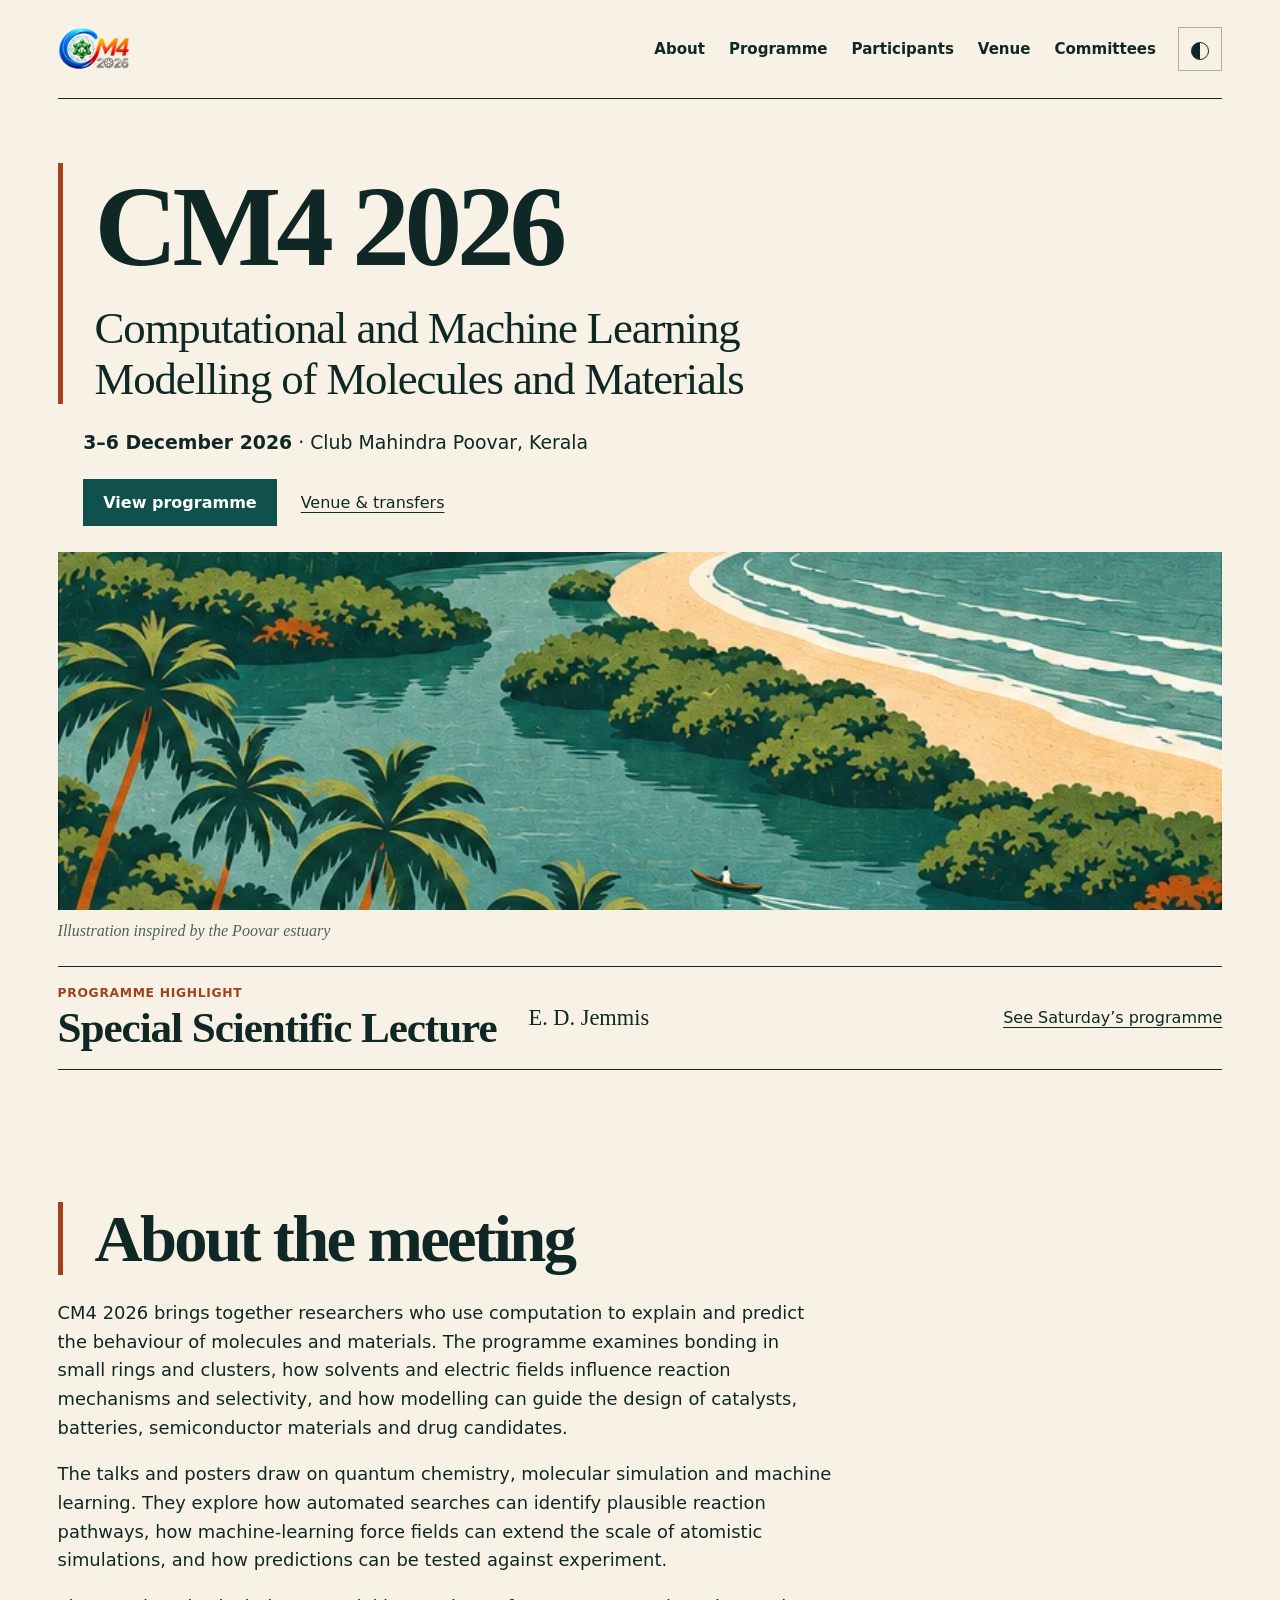
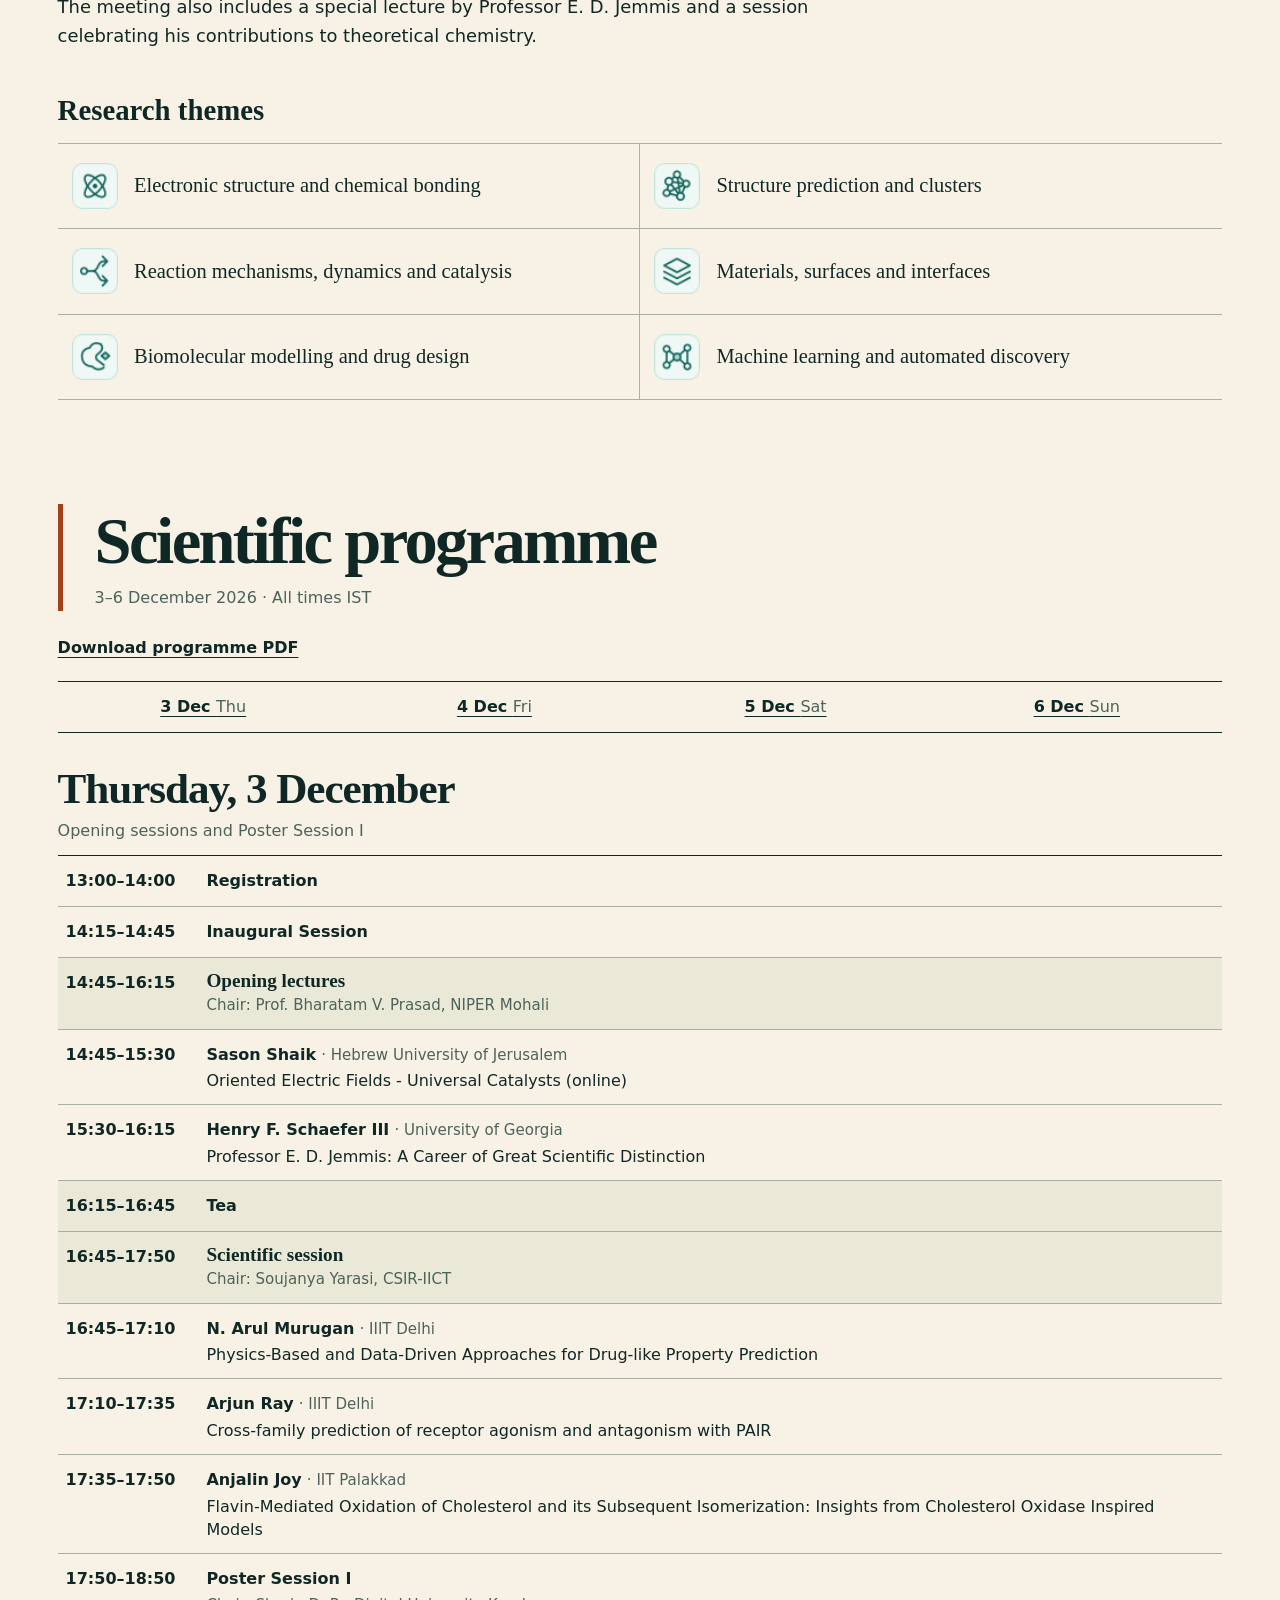
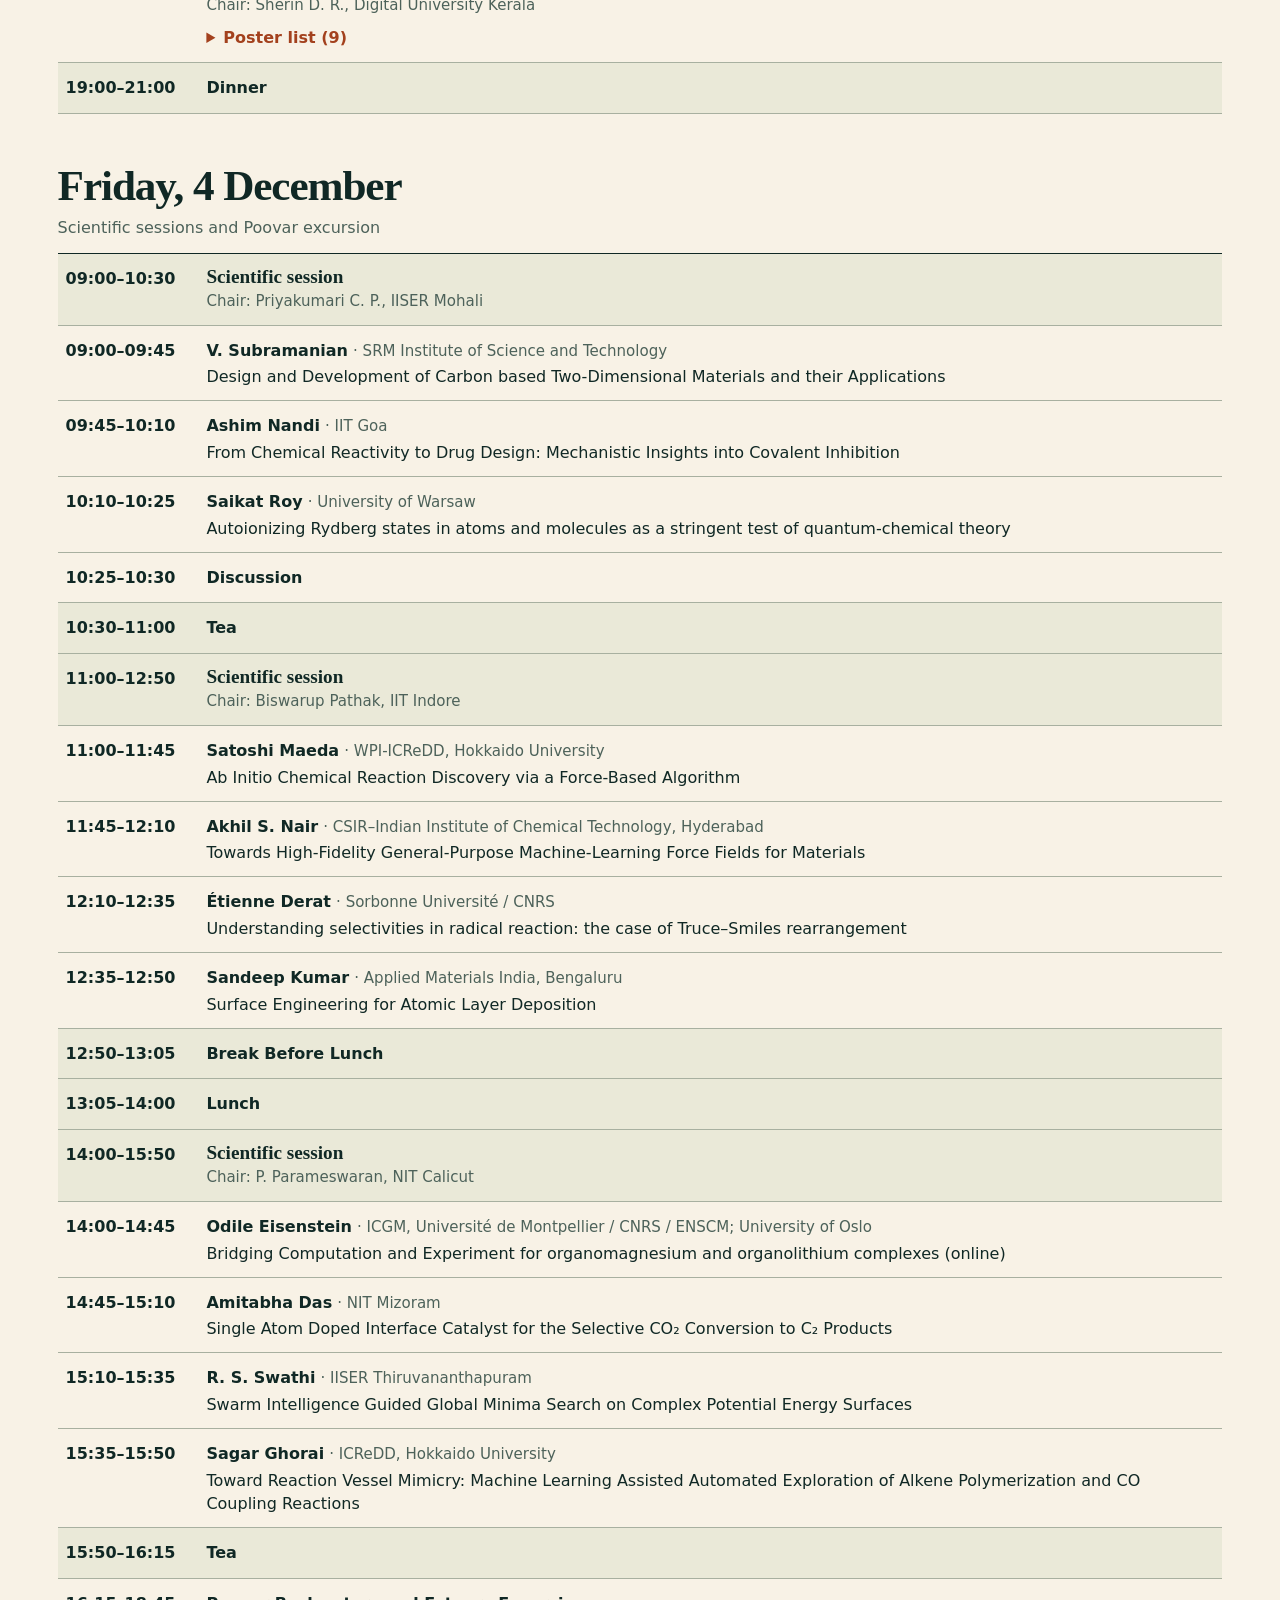
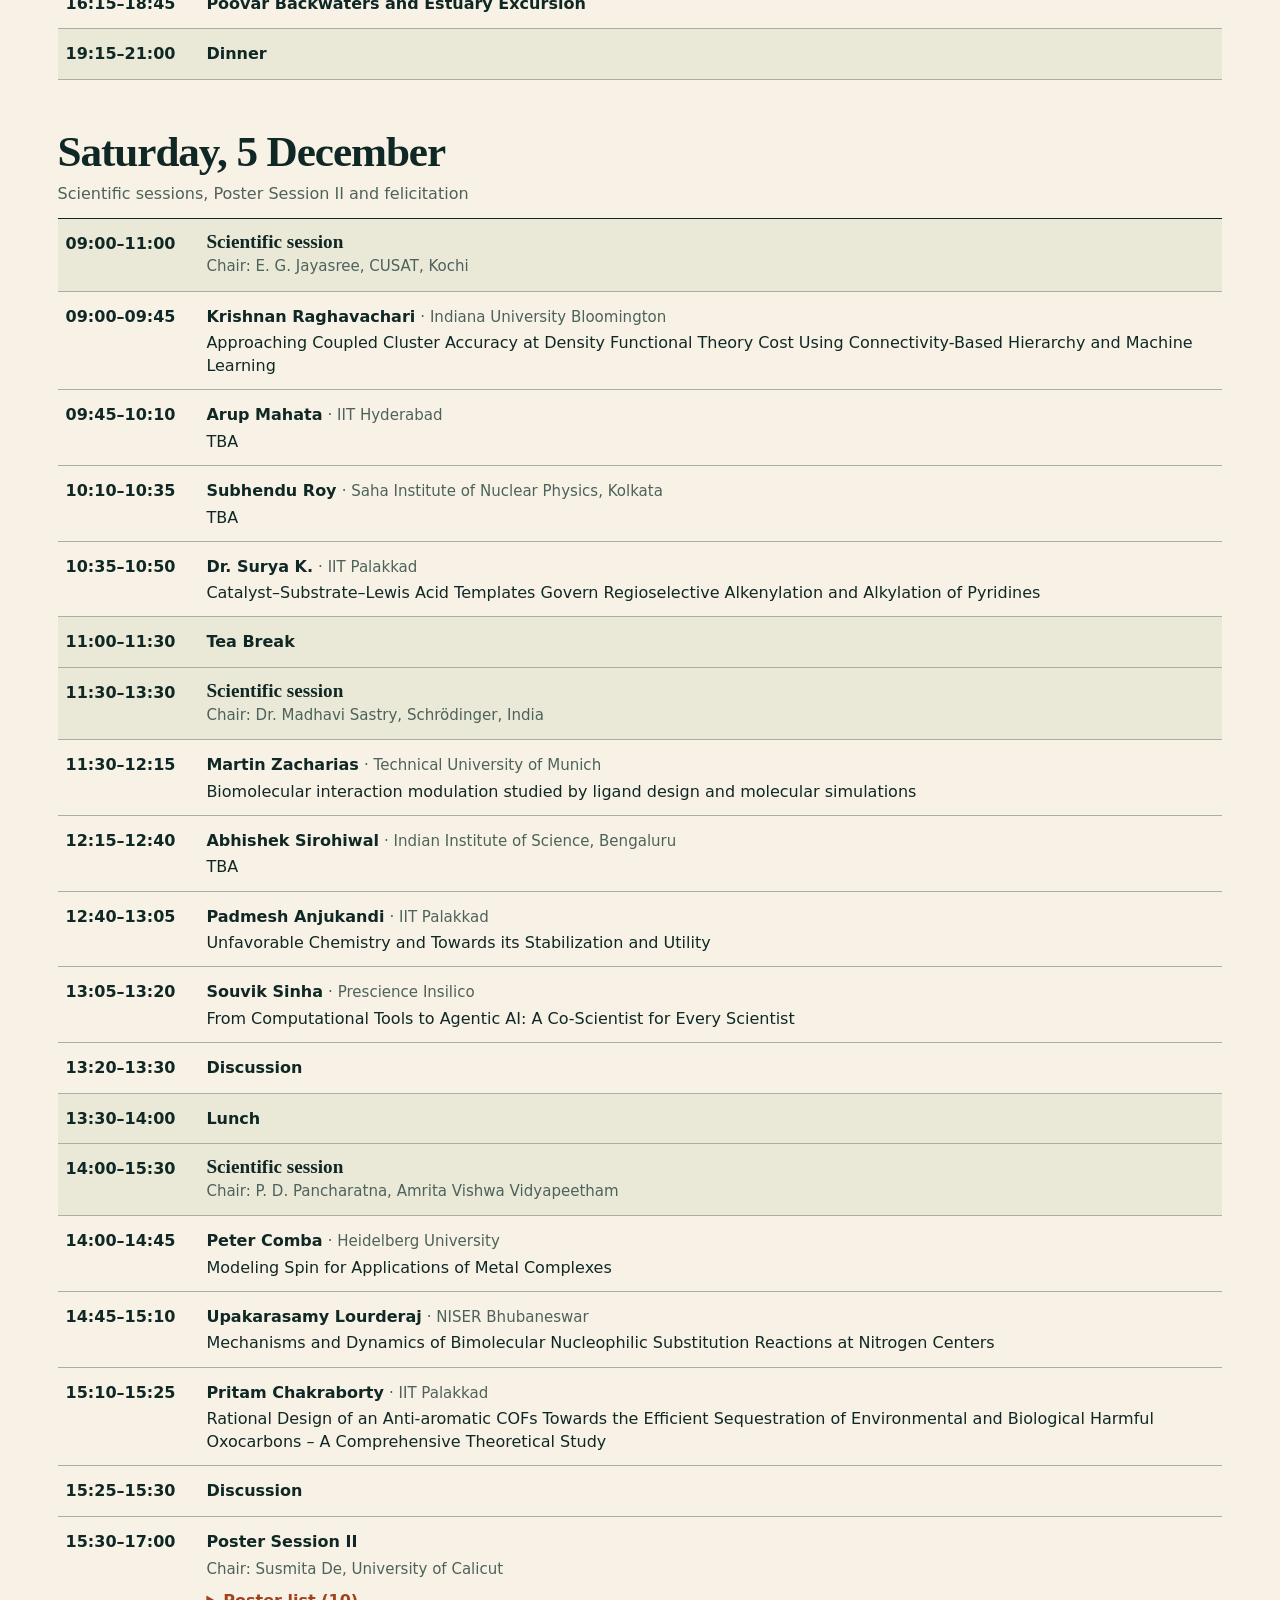
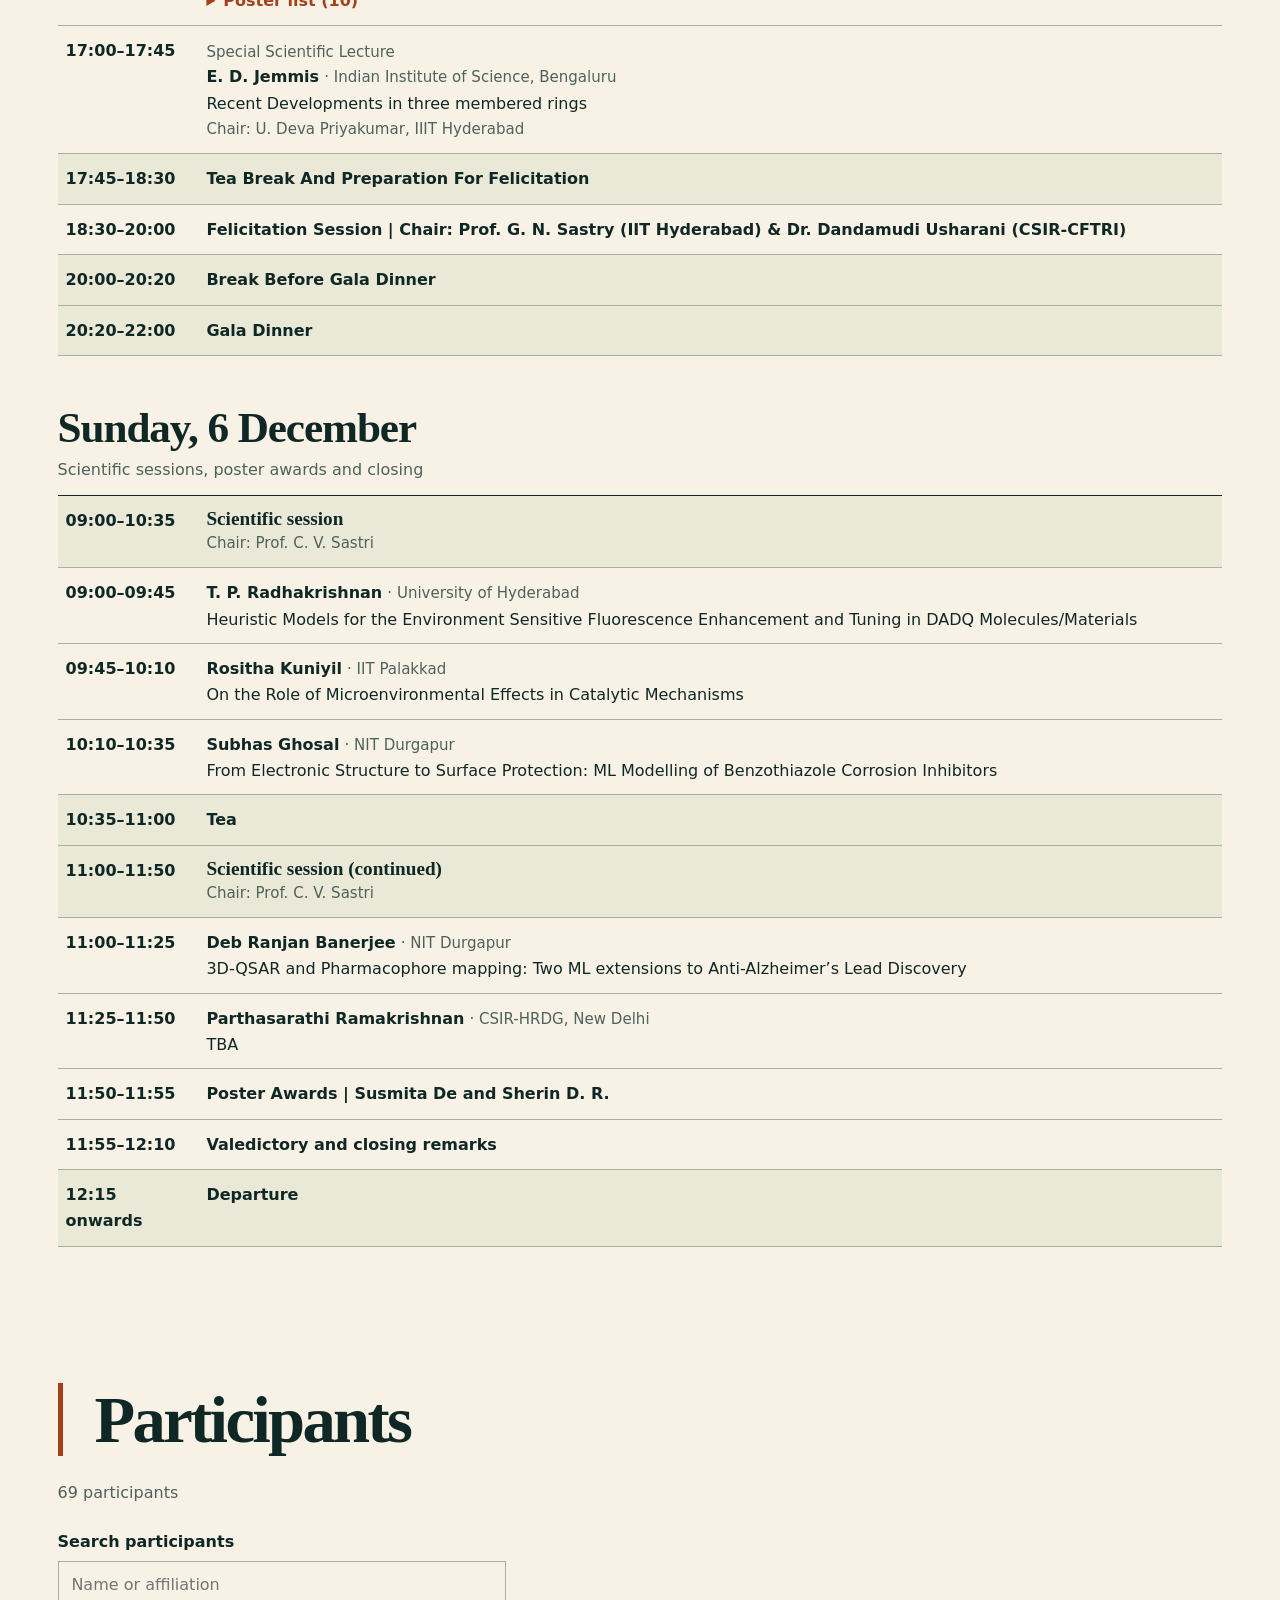
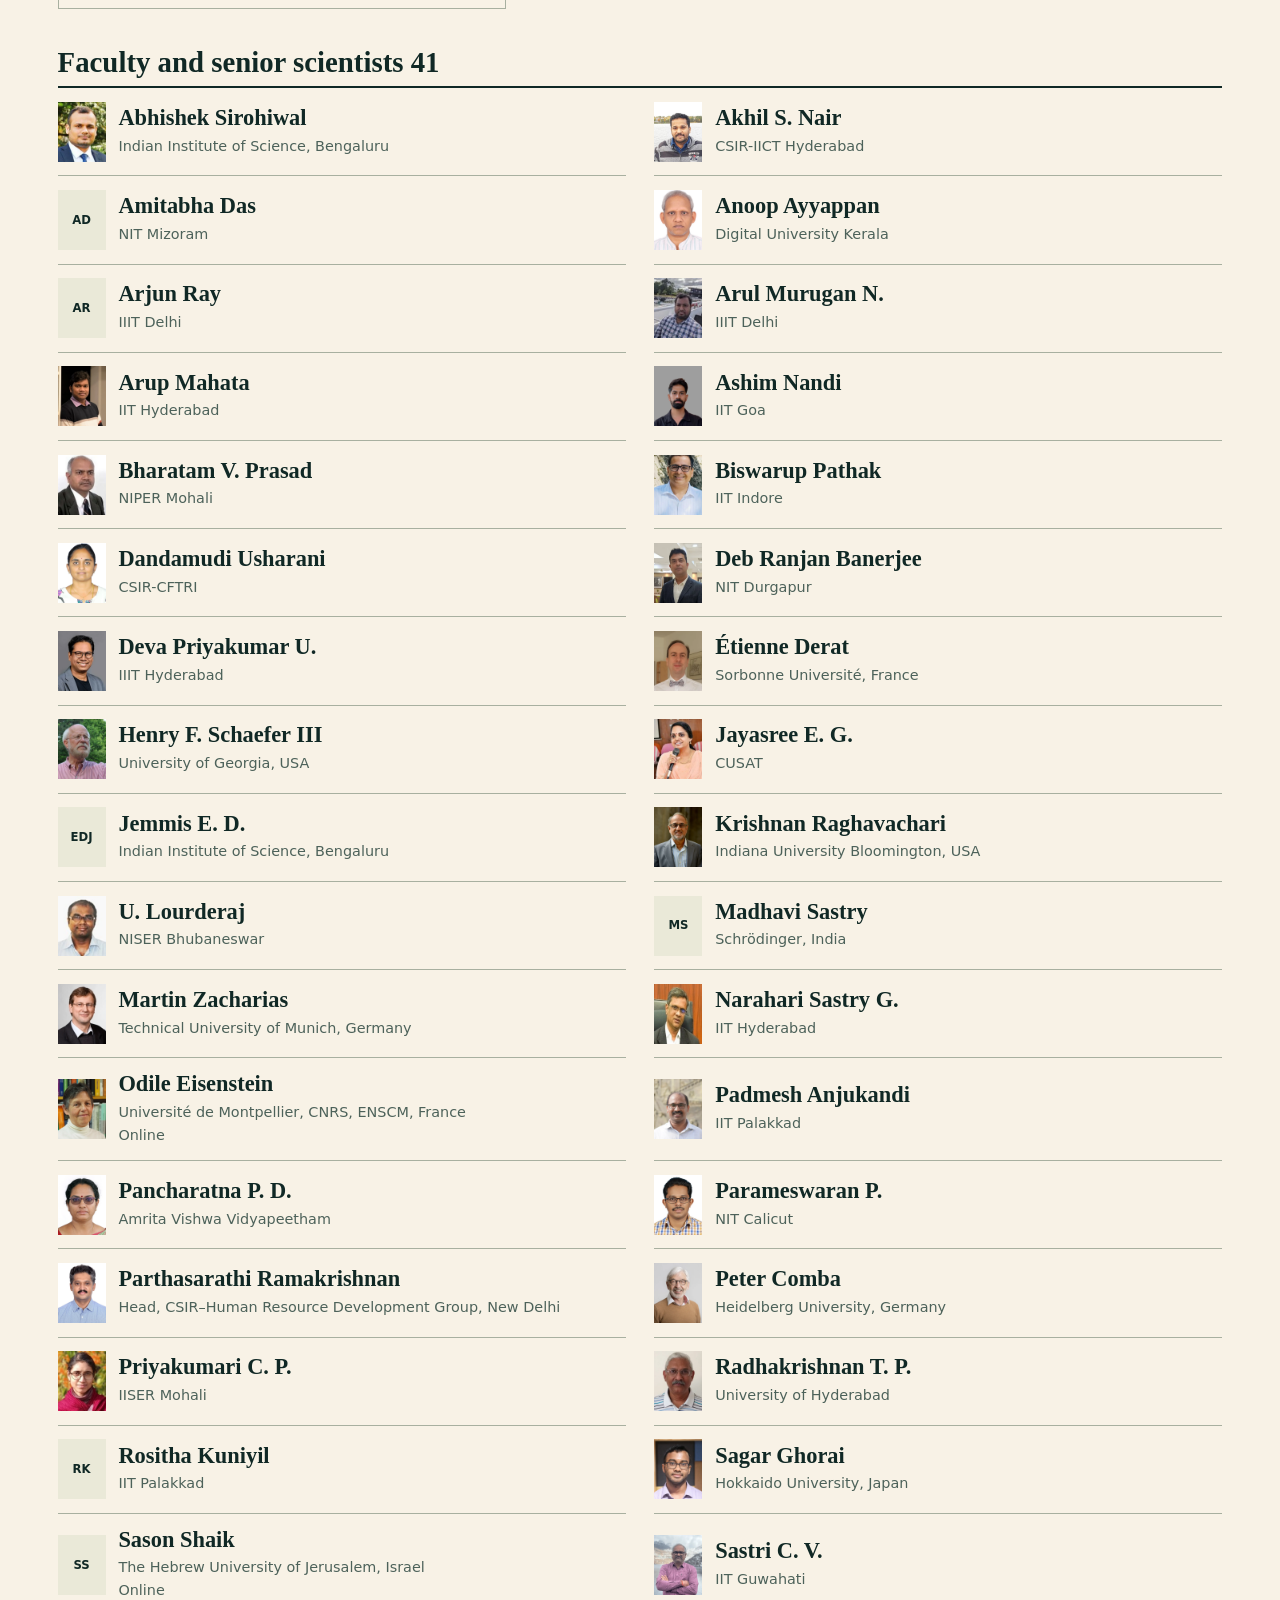
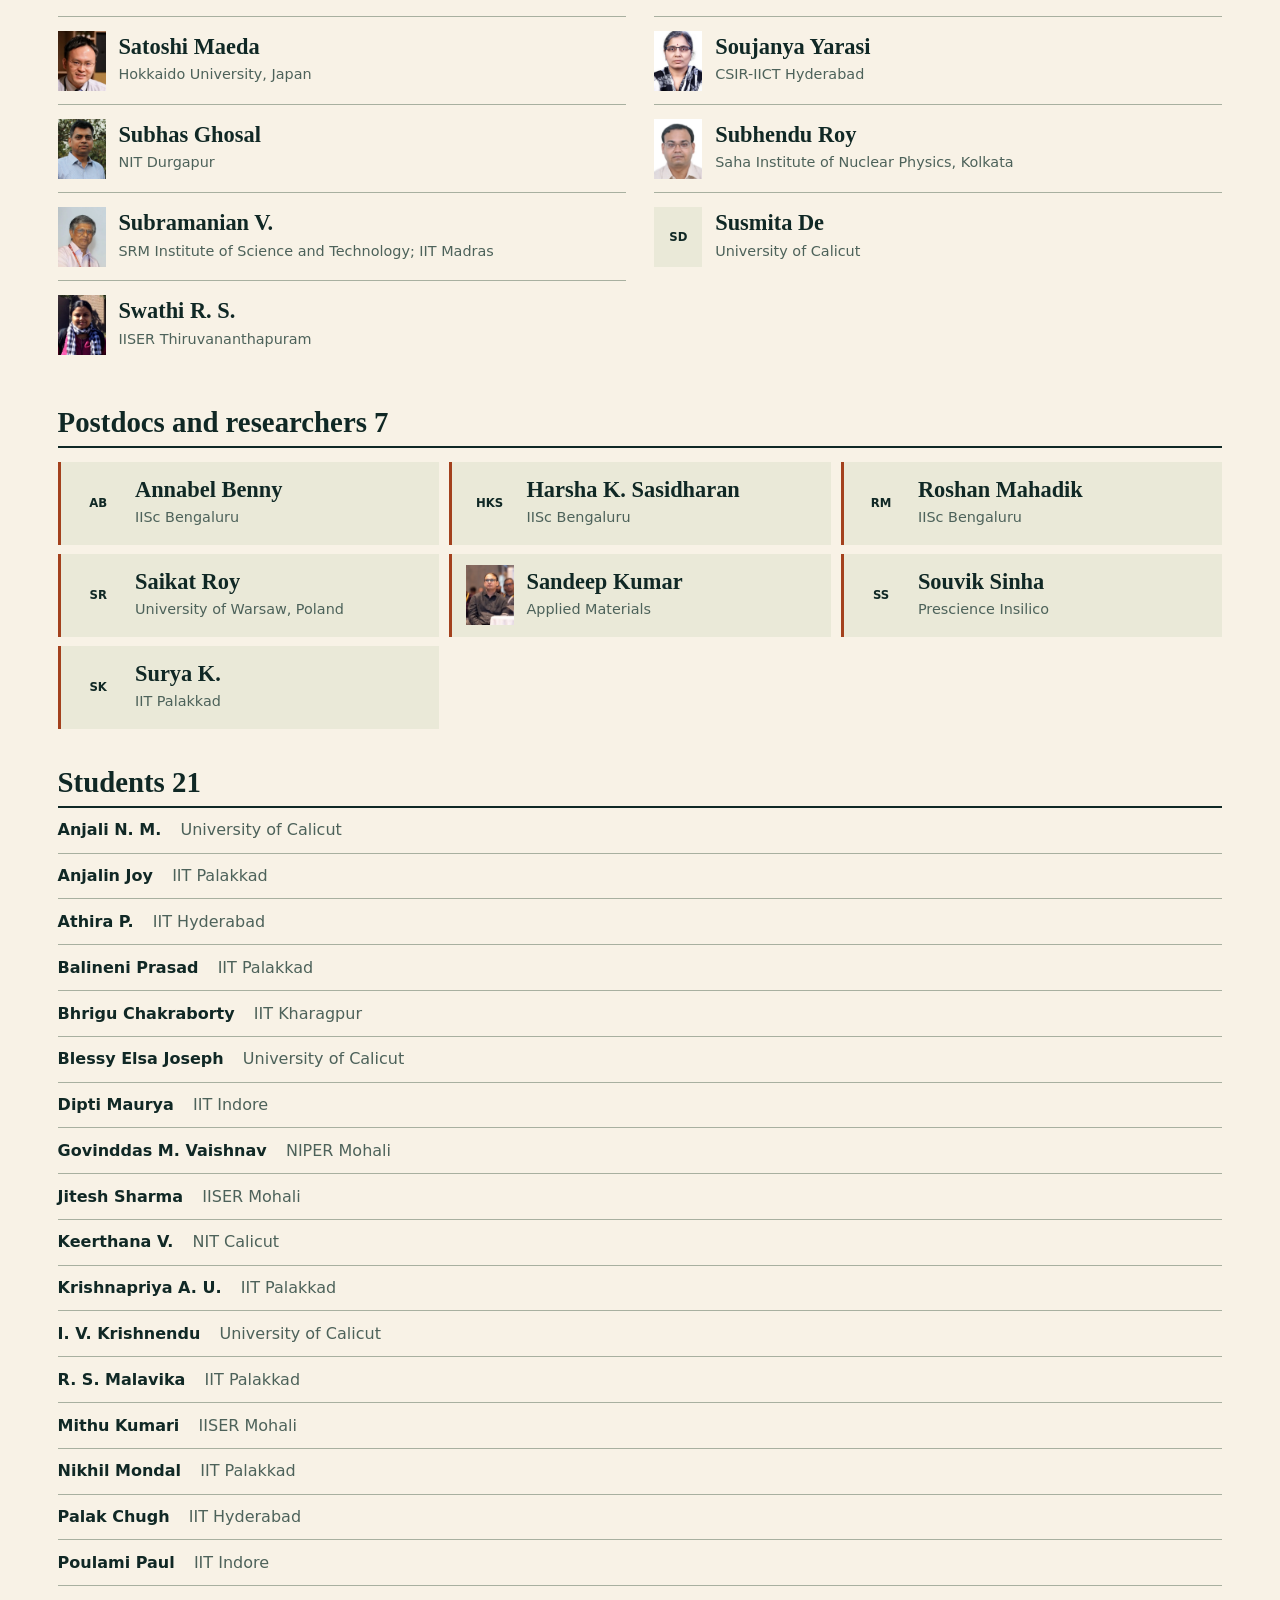
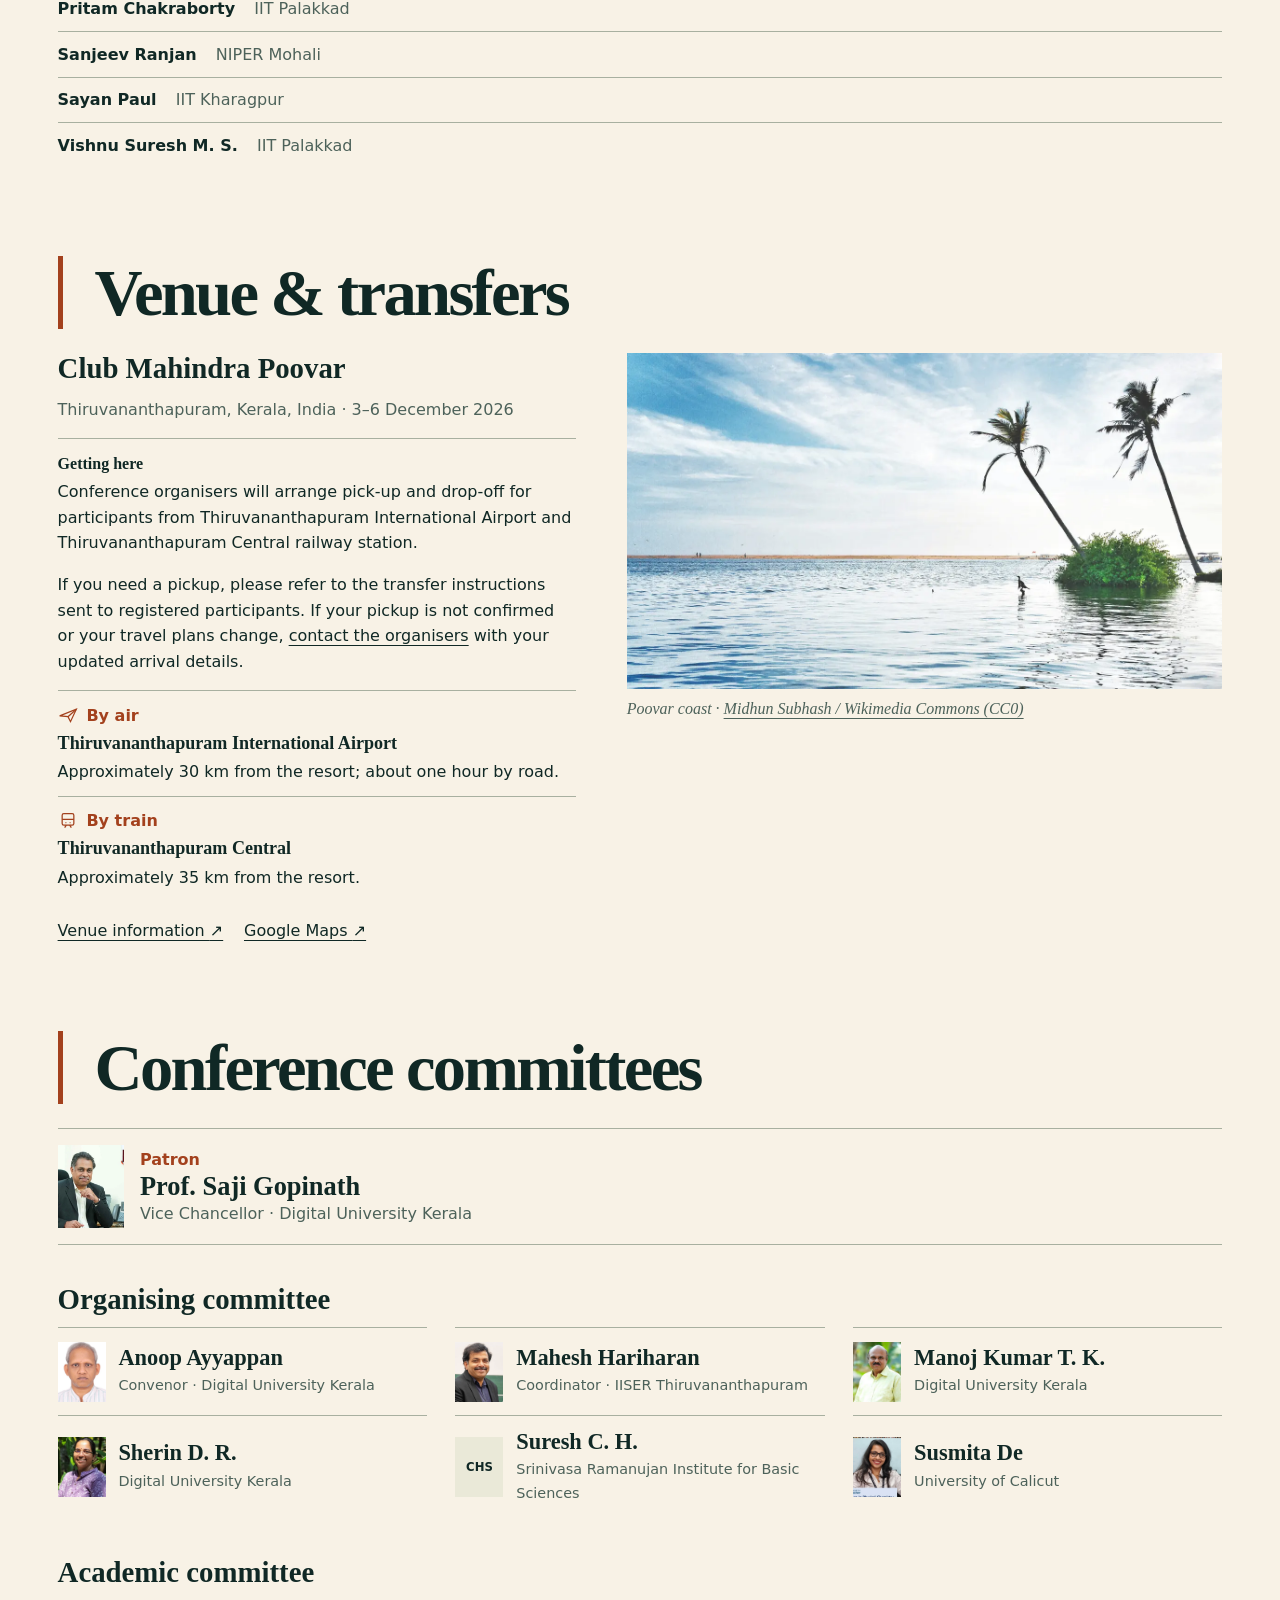
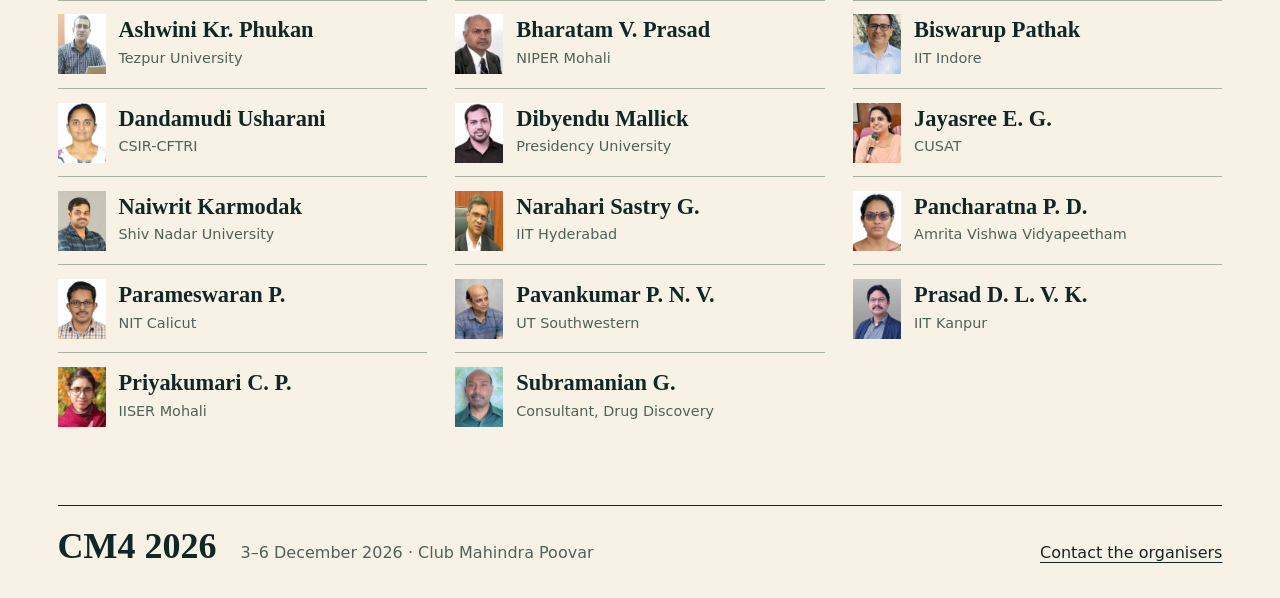
<file: index.html>
<!doctype html>
<html lang="en"><head><meta charset="utf-8"><meta name="viewport" content="width=device-width, initial-scale=1"><meta name="description" content="CM4 2026, 3–6 December 2026 at Club Mahindra Poovar, Kerala: scientific programme, participants, venue and committees."><title>CM4 2026 | Computational and Machine Learning Modelling</title><link rel="canonical" href="https://www.cm4-2026.org/"><link rel="icon" href="/logo.webp"><meta property="og:type" content="website">
<meta property="og:locale" content="en_IN">
<meta property="og:site_name" content="CM4 2026">
<meta property="og:title" content="CM4 2026 | Computational and Machine Learning Modelling">
<meta property="og:description" content="International conference on computational and machine learning modelling of molecules and materials, 3–6 December 2026 in Poovar, Kerala, India.">
<meta property="og:url" content="https://www.cm4-2026.org/">
<meta property="og:image" content="https://www.cm4-2026.org/assets/cm4-2026-social.jpg">
<meta property="og:image:secure_url" content="https://www.cm4-2026.org/assets/cm4-2026-social.jpg">
<meta property="og:image:type" content="image/jpeg">
<meta property="og:image:width" content="1200">
<meta property="og:image:height" content="630">
<meta property="og:image:alt" content="CM4 2026 conference dates and location over a photograph of Poovar, Kerala">
<meta name="twitter:card" content="summary_large_image">
<meta name="twitter:title" content="CM4 2026 | Computational and Machine Learning Modelling">
<meta name="twitter:description" content="International conference on computational and machine learning modelling of molecules and materials, 3–6 December 2026 in Poovar, Kerala, India.">
<meta name="twitter:image" content="https://www.cm4-2026.org/assets/cm4-2026-social.jpg">
<meta name="twitter:image:alt" content="CM4 2026 conference dates and location over a photograph of Poovar, Kerala"><script type="application/ld+json">
{
  "@context": "https://schema.org",
  "@type": "Event",
  "name": "CM4 2026 — International Conference on Computational and Machine Learning Modelling of Molecules and Materials",
  "alternateName": "CM4 2026",
  "description": "An invitation-only international conference on computational and machine learning modelling of molecules and materials.",
  "startDate": "2026-12-03",
  "endDate": "2026-12-06",
  "eventStatus": "https://schema.org/EventScheduled",
  "eventAttendanceMode": "https://schema.org/OfflineEventAttendanceMode",
  "url": "https://www.cm4-2026.org/",
  "image": [
    "https://www.cm4-2026.org/assets/cm4-2026-social.jpg"
  ],
  "location": {
    "@type": "Place",
    "name": "Club Mahindra Poovar",
    "address": {
      "@type": "PostalAddress",
      "addressLocality": "Poovar",
      "addressRegion": "Kerala",
      "addressCountry": "IN"
    }
  },
  "organizer": {
    "@type": "Organization",
    "name": "Digital University Kerala",
    "url": "https://duk.ac.in/"
  }
}
</script><script>try{document.documentElement.dataset.theme=localStorage.getItem('cm4-theme')||(matchMedia('(prefers-color-scheme: dark)').matches?'dark':'light')}catch{}</script><link rel="stylesheet" href="/editorial.css?v=20261128-homepage"><script src="/editorial.js?v=20261128-5" defer></script></head><body><a class="skip-link" href="#main">Skip to content</a><header class="masthead"><a class="brand" href="/" aria-label="CM4 2026 homepage"><img src="/logo.svg" alt="CM4 2026" width="180" height="180"></a><nav aria-label="Primary navigation"><a href="#about">About</a><a href="#programme">Programme</a><a href="#participants">Participants</a><a href="#venue">Venue</a><a href="#committees">Committees</a></nav><button type="button" class="edition-theme" data-theme-toggle aria-label="Switch colour theme" hidden><span aria-hidden="true">◐</span></button></header><main class="edition-main" id="main">
<section class="home-hero" id="top"><div class="edition-title"><h1>CM4 2026</h1><p class="conference-name">Computational and Machine Learning Modelling of Molecules and Materials</p></div>
<p class="hero-details"><strong>3–6 December 2026</strong> · Club Mahindra Poovar, Kerala</p>
<div class="edition-actions"><a class="edition-button" href="#programme">View programme</a><a href="#venue">Venue &amp; transfers</a></div>
<figure class="hero-print"><img src="assets/poovar-editorial.webp" width="782" height="383" alt="Print-style illustration of a sand spit between the Poovar backwaters and the Arabian Sea" fetchpriority="high"><figcaption>Illustration inspired by the Poovar estuary</figcaption></figure></section>
<section class="home-feature" aria-labelledby="lecture"><div><p class="kicker">Programme highlight</p><h2 id="lecture">Special Scientific Lecture</h2></div><p>E. D. Jemmis</p><a href="/programme/#saturday">See Saturday’s programme</a></section>
<section class="page-section" id="about" aria-labelledby="about-heading"><div class="edition-title"><h2 id="about-heading">About the meeting</h2></div><div class="about-prose">
      <p>CM4 2026 brings together researchers who use computation to explain and predict the behaviour of molecules and materials. The programme examines bonding in small rings and clusters, how solvents and electric fields influence reaction mechanisms and selectivity, and how modelling can guide the design of catalysts, batteries, semiconductor materials and drug candidates.</p>
      <p>The talks and posters draw on quantum chemistry, molecular simulation and machine learning. They explore how automated searches can identify plausible reaction pathways, how machine-learning force fields can extend the scale of atomistic simulations, and how predictions can be tested against experiment.</p>
      <p>The meeting also includes a special lecture by Professor E. D. Jemmis and a session celebrating his contributions to theoretical chemistry.</p>
    </div><section aria-labelledby="themes"><h3 id="themes">Research themes</h3><ul class="theme-list">
        <li><img src="assets/themes/cm4-theme-01-electronic-structure.png" alt="" width="40" height="40" loading="lazy" decoding="async"><span>Electronic structure and chemical bonding</span></li>
        <li><img src="assets/themes/cm4-theme-02-structure-and-clusters.png" alt="" width="40" height="40" loading="lazy" decoding="async"><span>Structure prediction and clusters</span></li>
        <li><img src="assets/themes/cm4-theme-03-reaction-mechanisms.png" alt="" width="40" height="40" loading="lazy" decoding="async"><span>Reaction mechanisms, dynamics and catalysis</span></li>
        <li><img src="assets/themes/cm4-theme-04-materials-and-interfaces.png" alt="" width="40" height="40" loading="lazy" decoding="async"><span>Materials, surfaces and interfaces</span></li>
        <li><img src="assets/themes/cm4-theme-05-biomolecular-modelling.png" alt="" width="40" height="40" loading="lazy" decoding="async"><span>Biomolecular modelling and drug design</span></li>
        <li><img src="assets/themes/cm4-theme-06-machine-learning.png" alt="" width="40" height="40" loading="lazy" decoding="async"><span>Machine learning and automated discovery</span></li>
      </ul></section></section>
<section class="page-section" id="programme" aria-labelledby="programme-heading"><div class="edition-title"><h2 id="programme-heading">Scientific programme</h2><p>3–6 December 2026 · All times IST</p></div><a class="edition-download" href="/CM4_2026_Programme_Print.pdf">Download programme PDF</a><!-- GENERATED: PROGRAMME_HIGHLIGHT_START -->
  <nav class="day-nav" aria-label="Programme days"><a href="#thursday">3 Dec <span>Thu</span></a><a href="#friday">4 Dec <span>Fri</span></a><a href="#saturday">5 Dec <span>Sat</span></a><a href="#sunday">6 Dec <span>Sun</span></a></nav><div class="days" aria-label="Programme by day">
<section class="day" id="thursday" aria-labelledby="thursday-heading"><header class="day-header"><h3 class="day-name" id="thursday-heading" style="margin:0">Thursday, 3 December</h3><p class="day-note" style="margin-bottom:0">Opening sessions and Poster Session I</p></header>
<div class="day-body"><ol class="schedule">
<li class="entry"><time>13:00–14:00</time><div><strong>Registration</strong></div></li>
<li class="entry"><time>14:15–14:45</time><div><strong>Inaugural Session</strong></div></li>
<li class="session"><div class="session-content">
<div class="entry session-heading"><time>14:45–16:15</time><div><h4>Opening lectures</h4><span class="detail">Chair: Prof. Bharatam V. Prasad, NIPER Mohali</span></div></div><ol class="talks">
<li class="talk"><time>14:45–15:30</time><div><strong>Sason Shaik</strong> <span class="affiliation">· Hebrew University of Jerusalem</span><span class="talk-title">Oriented Electric Fields - Universal Catalysts (online)</span></div></li>
<li class="talk"><time>15:30–16:15</time><div><strong>Henry F. Schaefer III</strong> <span class="affiliation">· University of Georgia</span><span class="talk-title">Professor E. D. Jemmis: A Career of Great Scientific Distinction</span></div></li>
</ol>
</div></li>
<li class="entry entry-break"><time>16:15–16:45</time><div><strong>Tea</strong></div></li>
<li class="session"><div class="session-content">
<div class="entry session-heading"><time>16:45–17:50</time><div><h4>Scientific session</h4><span class="detail">Chair: Soujanya Yarasi, CSIR-IICT</span></div></div><ol class="talks">
<li class="talk"><time>16:45–17:10</time><div><strong>N. Arul Murugan</strong> <span class="affiliation">· IIIT Delhi</span><span class="talk-title">Physics-Based and Data-Driven Approaches for Drug-like Property Prediction</span></div></li>
<li class="talk"><time>17:10–17:35</time><div><strong>Arjun Ray</strong> <span class="affiliation">· IIIT Delhi</span><span class="talk-title">Cross-family prediction of receptor agonism and antagonism with PAIR</span></div></li>
<li class="talk"><time>17:35–17:50</time><div><strong>Anjalin Joy</strong> <span class="affiliation">· IIT Palakkad</span><span class="talk-title">Flavin-Mediated Oxidation of Cholesterol and its Subsequent Isomerization: Insights from Cholesterol Oxidase Inspired Models</span></div></li>
</ol>
</div></li>
<li class="entry"><time>17:50–18:50</time><div><strong>Poster Session I</strong><span class="detail">Chair: Sherin D. R., Digital University Kerala</span><details class="poster-fold"><summary>Poster list (9)</summary><ul class="poster-list"><li><span class="poster-number">P01</span><div><strong>Navigating the Gold–Thiolate Energy Landscape with Chemically Informed Metal–Ligand Pair Growth</strong><span class="detail">Sayan Paul — IIT Kharagpur</span></div></li><li><span class="poster-number">P02</span><div><strong>Decoding Voltage in Organic Dual-Ion Batteries: A Combined DFT-Machine Learning Roadmap for Anode and Cathode Design</strong><span class="detail">Poulami Paul — IIT Indore</span></div></li><li><span class="poster-number">P03</span><div><strong>Stereoselective Identification of DNA Lesions: Quantum Transport Fingerprints Meet Machine Learning</strong><span class="detail">Dipti Maurya — IIT Indore</span></div></li><li><span class="poster-number">P04</span><div><strong>Transition state model for the Manganese Based chemical hydrogen battery</strong><span class="detail">Krishnapriya A. U. — IIT Palakkad</span></div></li><li><span class="poster-number">P05</span><div><strong>Amido N-Heterocyclic Carbenes: Electronic Properties and Synthesis</strong><span class="detail">Govinddas M. Vaishnav — NIPER Mohali</span></div></li><li><span class="poster-number">P06</span><div><strong>Nitreones: Theory, Synthesis and Drug Discovery</strong><span class="detail">Sanjeev Ranjan — NIPER Mohali</span></div></li><li><span class="poster-number">P07</span><div><strong>Adsorbate-induced structural modulation controls the photocatalytic water splitting in linkage-orientation engineered covalent organic frameworks</strong><span class="detail">Palak Chugh — IIT Hyderabad</span></div></li><li><span class="poster-number">P08</span><div><strong>A Computational Study of β-C–H Bond Activation: Variations across the three rows of Transition metals</strong><span class="detail">Harsha K. Sasidharan — Indian Institute of Science, Bengaluru</span></div></li><li><span class="poster-number">P09</span><div><strong>Free-Energy Profiling and Mechanistic Elucidation of Nucleoside Analogue-Mediated Inhibition of Viral RNA Synthesis</strong><span class="detail">Blessy Elsa Joseph — University of Calicut</span></div></li></ul></details></div></li>
<li class="entry entry-break"><time>19:00–21:00</time><div><strong>Dinner</strong></div></li>
</ol></div></section>
<section class="day" id="friday" aria-labelledby="friday-heading"><header class="day-header"><h3 class="day-name" id="friday-heading" style="margin:0">Friday, 4 December</h3><p class="day-note" style="margin-bottom:0">Scientific sessions and Poovar excursion</p></header>
<div class="day-body"><ol class="schedule">
<li class="session"><div class="session-content">
<div class="entry session-heading"><time>09:00–10:30</time><div><h4>Scientific session</h4><span class="detail">Chair: Priyakumari C. P., IISER Mohali</span></div></div><ol class="talks">
<li class="talk"><time>09:00–09:45</time><div><strong>V. Subramanian</strong> <span class="affiliation">· SRM Institute of Science and Technology</span><span class="talk-title">Design and Development of Carbon based Two-Dimensional Materials and their Applications</span></div></li>
<li class="talk"><time>09:45–10:10</time><div><strong>Ashim Nandi</strong> <span class="affiliation">· IIT Goa</span><span class="talk-title">From Chemical Reactivity to Drug Design: Mechanistic Insights into Covalent Inhibition</span></div></li>
<li class="talk"><time>10:10–10:25</time><div><strong>Saikat Roy</strong> <span class="affiliation">· University of Warsaw</span><span class="talk-title">Autoionizing Rydberg states in atoms and molecules as a stringent test of quantum-chemical theory</span></div></li>
<li class="talk"><time>10:25–10:30</time><div><strong>Discussion</strong></div></li>
</ol>
</div></li>
<li class="entry entry-break"><time>10:30–11:00</time><div><strong>Tea</strong></div></li>
<li class="session"><div class="session-content">
<div class="entry session-heading"><time>11:00–12:50</time><div><h4>Scientific session</h4><span class="detail">Chair: Biswarup Pathak, IIT Indore</span></div></div><ol class="talks">
<li class="talk"><time>11:00–11:45</time><div><strong>Satoshi Maeda</strong> <span class="affiliation">· WPI-ICReDD, Hokkaido University</span><span class="talk-title">Ab Initio Chemical Reaction Discovery via a Force-Based Algorithm</span></div></li>
<li class="talk"><time>11:45–12:10</time><div><strong>Akhil S. Nair</strong> <span class="affiliation">· CSIR–Indian Institute of Chemical Technology, Hyderabad</span><span class="talk-title">Towards High-Fidelity General-Purpose Machine-Learning Force Fields for Materials</span></div></li>
<li class="talk"><time>12:10–12:35</time><div><strong>Étienne Derat</strong> <span class="affiliation">· Sorbonne Université / CNRS</span><span class="talk-title">Understanding selectivities in radical reaction: the case of Truce–Smiles rearrangement</span></div></li>
<li class="talk"><time>12:35–12:50</time><div><strong>Sandeep Kumar</strong> <span class="affiliation">· Applied Materials India, Bengaluru</span><span class="talk-title">Surface Engineering for Atomic Layer Deposition</span></div></li>
</ol>
</div></li>
<li class="entry entry-break"><time>12:50–13:05</time><div><strong>Break Before Lunch</strong></div></li>
<li class="entry entry-break"><time>13:05–14:00</time><div><strong>Lunch</strong></div></li>
<li class="session"><div class="session-content">
<div class="entry session-heading"><time>14:00–15:50</time><div><h4>Scientific session</h4><span class="detail">Chair: P. Parameswaran, NIT Calicut</span></div></div><ol class="talks">
<li class="talk"><time>14:00–14:45</time><div><strong>Odile Eisenstein</strong> <span class="affiliation">· ICGM, Université de Montpellier / CNRS / ENSCM; University of Oslo</span><span class="talk-title">Bridging Computation and Experiment for organomagnesium and organolithium complexes (online)</span></div></li>
<li class="talk"><time>14:45–15:10</time><div><strong>Amitabha Das</strong> <span class="affiliation">· NIT Mizoram</span><span class="talk-title">Single Atom Doped Interface Catalyst for the Selective CO₂ Conversion to C₂ Products</span></div></li>
<li class="talk"><time>15:10–15:35</time><div><strong>R. S. Swathi</strong> <span class="affiliation">· IISER Thiruvananthapuram</span><span class="talk-title">Swarm Intelligence Guided Global Minima Search on Complex Potential Energy Surfaces</span></div></li>
<li class="talk"><time>15:35–15:50</time><div><strong>Sagar Ghorai</strong> <span class="affiliation">· ICReDD, Hokkaido University</span><span class="talk-title">Toward Reaction Vessel Mimicry: Machine Learning Assisted Automated Exploration of Alkene Polymerization and CO Coupling Reactions</span></div></li>
</ol>
</div></li>
<li class="entry entry-break"><time>15:50–16:15</time><div><strong>Tea</strong></div></li>
<li class="entry"><time>16:15–18:45</time><div><strong>Poovar Backwaters and Estuary Excursion</strong></div></li>
<li class="entry entry-break"><time>19:15–21:00</time><div><strong>Dinner</strong></div></li>
</ol></div></section>
<section class="day" id="saturday" aria-labelledby="saturday-heading"><header class="day-header"><h3 class="day-name" id="saturday-heading" style="margin:0">Saturday, 5 December</h3><p class="day-note" style="margin-bottom:0">Scientific sessions, Poster Session II and felicitation</p></header>
<div class="day-body"><ol class="schedule">
<li class="session"><div class="session-content">
<div class="entry session-heading"><time>09:00–11:00</time><div><h4>Scientific session</h4><span class="detail">Chair: E. G. Jayasree, CUSAT, Kochi</span></div></div><ol class="talks">
<li class="talk"><time>09:00–09:45</time><div><strong>Krishnan Raghavachari</strong> <span class="affiliation">· Indiana University Bloomington</span><span class="talk-title">Approaching Coupled Cluster Accuracy at Density Functional Theory Cost Using Connectivity-Based Hierarchy and Machine Learning</span></div></li>
<li class="talk"><time>09:45–10:10</time><div><strong>Arup Mahata</strong> <span class="affiliation">· IIT Hyderabad</span><span class="talk-title">TBA</span></div></li>
<li class="talk"><time>10:10–10:35</time><div><strong>Subhendu Roy</strong> <span class="affiliation">· Saha Institute of Nuclear Physics, Kolkata</span><span class="talk-title">TBA</span></div></li>
<li class="talk"><time>10:35–10:50</time><div><strong>Dr. Surya K.</strong> <span class="affiliation">· IIT Palakkad</span><span class="talk-title">Catalyst–Substrate–Lewis Acid Templates Govern Regioselective Alkenylation and Alkylation of Pyridines</span></div></li>
</ol>
</div></li>
<li class="entry entry-break"><time>11:00–11:30</time><div><strong>Tea Break</strong></div></li>
<li class="session"><div class="session-content">
<div class="entry session-heading"><time>11:30–13:30</time><div><h4>Scientific session</h4><span class="detail">Chair: Dr. Madhavi Sastry, Schrödinger, India</span></div></div><ol class="talks">
<li class="talk"><time>11:30–12:15</time><div><strong>Martin Zacharias</strong> <span class="affiliation">· Technical University of Munich</span><span class="talk-title">Biomolecular interaction modulation studied by ligand design and molecular simulations</span></div></li>
<li class="talk"><time>12:15–12:40</time><div><strong>Abhishek Sirohiwal</strong> <span class="affiliation">· Indian Institute of Science, Bengaluru</span><span class="talk-title">TBA</span></div></li>
<li class="talk"><time>12:40–13:05</time><div><strong>Padmesh Anjukandi</strong> <span class="affiliation">· IIT Palakkad</span><span class="talk-title">Unfavorable Chemistry and Towards its Stabilization and Utility</span></div></li>
<li class="talk"><time>13:05–13:20</time><div><strong>Souvik Sinha</strong> <span class="affiliation">· Prescience Insilico</span><span class="talk-title">From Computational Tools to Agentic AI: A Co-Scientist for Every Scientist</span></div></li>
<li class="talk"><time>13:20–13:30</time><div><strong>Discussion</strong></div></li>
</ol>
</div></li>
<li class="entry entry-break"><time>13:30–14:00</time><div><strong>Lunch</strong></div></li>
<li class="session"><div class="session-content">
<div class="entry session-heading"><time>14:00–15:30</time><div><h4>Scientific session</h4><span class="detail">Chair: P. D. Pancharatna, Amrita Vishwa Vidyapeetham</span></div></div><ol class="talks">
<li class="talk"><time>14:00–14:45</time><div><strong>Peter Comba</strong> <span class="affiliation">· Heidelberg University</span><span class="talk-title">Modeling Spin for Applications of Metal Complexes</span></div></li>
<li class="talk"><time>14:45–15:10</time><div><strong>Upakarasamy Lourderaj</strong> <span class="affiliation">· NISER Bhubaneswar</span><span class="talk-title">Mechanisms and Dynamics of Bimolecular Nucleophilic Substitution Reactions at Nitrogen Centers</span></div></li>
<li class="talk"><time>15:10–15:25</time><div><strong>Pritam Chakraborty</strong> <span class="affiliation">· IIT Palakkad</span><span class="talk-title">Rational Design of an Anti-aromatic COFs Towards the Efficient Sequestration of Environmental and Biological Harmful Oxocarbons – A Comprehensive Theoretical Study</span></div></li>
<li class="talk"><time>15:25–15:30</time><div><strong>Discussion</strong></div></li>
</ol>
</div></li>
<li class="entry"><time>15:30–17:00</time><div><strong>Poster Session II</strong><span class="detail">Chair: Susmita De, University of Calicut</span><details class="poster-fold"><summary>Poster list (10)</summary><ul class="poster-list"><li><span class="poster-number">P10</span><div><strong>Incorporating Stagnation Escape Strategies into the Bonobo Optimizer for Atomic Cluster Global Optimization</strong><span class="detail">Bhrigu Chakraborty — IIT Kharagpur</span></div></li><li><span class="poster-number">P11</span><div><strong>Bonding Insights into Metavalent Materials for Next-generation Memory</strong><span class="detail">Mithu Kumari — IISER Mohali</span></div></li><li><span class="poster-number">P12</span><div><strong>Revealing the Singlet Oxygen Reactivity in Photoredox Cyclopropanation of Unactivated Alkenes with Active Methylene Compounds</strong><span class="detail">Balineni Prasad — IIT Palakkad</span></div></li><li><span class="poster-number">P13</span><div><strong>Deciphering the mechanism of chain propagation in polymerization via alkene difunctionalisation</strong><span class="detail">R. S. Malavika — IIT Palakkad</span></div></li><li><span class="poster-number">P14</span><div><strong>Manganese-Based Catalysts for Efficient CO₂ Hydrogenation and Thereby Catalyst Design</strong><span class="detail">Nikhil Mondal — IIT Palakkad</span></div></li><li><span class="poster-number">P15</span><div><strong>Overcoming the Intrinsic Ambidenticity of Enamines in SOMO Catalysis</strong><span class="detail">Vishnu Suresh M. S. — IIT Palakkad</span></div></li><li><span class="poster-number">P16</span><div><strong>Electronic Structure, Bonding and Reactivity of Stable Two-Coordinate Acyclic Silylene</strong><span class="detail">Keerthana V. — NIT Calicut</span></div></li><li><span class="poster-number">P17</span><div><strong>Dimensionality- and Halide-Driven Electronic Reorganization of Mn²⁺ Excited States in Halide Perovskites</strong><span class="detail">Athira P. — IIT Hyderabad</span></div></li><li><span class="poster-number">P18</span><div><strong>Continuum of Secondary-Primary Interactions in Antimony Complexes and Differences in the Structures in Solution and Solid State</strong><span class="detail">Annabel Benny — Indian Institute of Science, Bengaluru; IISER Thiruvananthapuram</span></div></li><li><span class="poster-number">P19</span><div><strong>Beryllium learns Kubas Chemistry: An aromatic route to dihydrogen activation</strong><span class="detail">Roshan Mahadik — Indian Institute of Science, Bengaluru</span></div></li></ul></details></div></li>
<li class="session"><div class="session-content">
<div class="entry single-lecture"><time>17:00–17:45</time><div><span class="detail">Special Scientific Lecture</span><strong>E. D. Jemmis</strong> <span class="affiliation">· Indian Institute of Science, Bengaluru</span><span class="talk-title">Recent Developments in three membered rings</span><span class="detail">Chair: U. Deva Priyakumar, IIIT Hyderabad</span></div></div>
</div></li>
<li class="entry entry-break"><time>17:45–18:30</time><div><strong>Tea Break And Preparation For Felicitation</strong></div></li>
<li class="entry"><time>18:30–20:00</time><div><strong>Felicitation Session | Chair: Prof. G. N. Sastry (IIT Hyderabad) &amp; Dr. Dandamudi Usharani (CSIR-CFTRI)</strong></div></li>
<li class="entry entry-break"><time>20:00–20:20</time><div><strong>Break Before Gala Dinner</strong></div></li>
<li class="entry entry-break"><time>20:20–22:00</time><div><strong>Gala Dinner</strong></div></li>
</ol></div></section>
<section class="day" id="sunday" aria-labelledby="sunday-heading"><header class="day-header"><h3 class="day-name" id="sunday-heading" style="margin:0">Sunday, 6 December</h3><p class="day-note" style="margin-bottom:0">Scientific sessions, poster awards and closing</p></header>
<div class="day-body"><ol class="schedule">
<li class="session"><div class="session-content">
<div class="entry session-heading"><time>09:00–10:35</time><div><h4>Scientific session</h4><span class="detail">Chair: Prof. C. V. Sastri</span></div></div><ol class="talks">
<li class="talk"><time>09:00–09:45</time><div><strong>T. P. Radhakrishnan</strong> <span class="affiliation">· University of Hyderabad</span><span class="talk-title">Heuristic Models for the Environment Sensitive Fluorescence Enhancement and Tuning in DADQ Molecules/Materials</span></div></li>
<li class="talk"><time>09:45–10:10</time><div><strong>Rositha Kuniyil</strong> <span class="affiliation">· IIT Palakkad</span><span class="talk-title">On the Role of Microenvironmental Effects in Catalytic Mechanisms</span></div></li>
<li class="talk"><time>10:10–10:35</time><div><strong>Subhas Ghosal</strong> <span class="affiliation">· NIT Durgapur</span><span class="talk-title">From Electronic Structure to Surface Protection: ML Modelling of Benzothiazole Corrosion Inhibitors</span></div></li>
</ol>
</div></li>
<li class="entry entry-break"><time>10:35–11:00</time><div><strong>Tea</strong></div></li>
<li class="session"><div class="session-content">
<div class="entry session-heading"><time>11:00–11:50</time><div><h4>Scientific session (continued)</h4><span class="detail">Chair: Prof. C. V. Sastri</span></div></div><ol class="talks">
<li class="talk"><time>11:00–11:25</time><div><strong>Deb Ranjan Banerjee</strong> <span class="affiliation">· NIT Durgapur</span><span class="talk-title">3D-QSAR and Pharmacophore mapping: Two ML extensions to Anti-Alzheimer’s Lead Discovery</span></div></li>
<li class="talk"><time>11:25–11:50</time><div><strong>Parthasarathi Ramakrishnan</strong> <span class="affiliation">· CSIR-HRDG, New Delhi</span><span class="talk-title">TBA</span></div></li>
</ol>
</div></li>
<li class="entry"><time>11:50–11:55</time><div><strong>Poster Awards | Susmita De and Sherin D. R.</strong></div></li>
<li class="entry"><time>11:55–12:10</time><div><strong>Valedictory and closing remarks</strong></div></li>
<li class="entry entry-break"><time>12:15 onwards</time><div><strong>Departure</strong></div></li>
</ol></div></section>
</div>
  <!-- GENERATED: PROGRAMME_HIGHLIGHT_END --></section>

<section class="page-section" id="participants" aria-labelledby="participants-heading"><div class="edition-title"><h2 id="participants-heading">Participants</h2></div><!-- GENERATED: PARTICIPANT_PREVIEW_START -->
  <p class="section-note">69 participants</p>
  <div class="directory-search" hidden><label for="people-search">Search participants</label><input id="people-search" type="search" placeholder="Name or affiliation"><p id="people-results" role="status"></p></div>
  <section class="participant-group" aria-labelledby="group-faculty"><h3 id="group-faculty">Faculty and senior scientists <span>41</span></h3>
  <div class="participant-directory-grid">
    <a class="participant-directory-card" id="a-sirohiwal" href="https://ipc.iisc.ac.in/as.php" target="_blank" rel="noopener noreferrer"><span class="participant-directory-portrait"><span class="person-mark" aria-hidden="true">AS</span><img src="/assets/people/a-sirohiwal.webp" alt="Abhishek Sirohiwal" loading="lazy" decoding="async" width="480" height="600"></span><div class="participant-directory-copy"><h4>Abhishek Sirohiwal</h4><p>Indian Institute of Science, Bengaluru</p></div><span class="profile-arrow" aria-hidden="true">↗</span></a>
    <a class="participant-directory-card" id="akhil-s-nair" href="https://www.nomad-laboratory.de/sugathan_nair" target="_blank" rel="noopener noreferrer"><span class="participant-directory-portrait"><span class="person-mark" aria-hidden="true">ASN</span><img src="/assets/people/akhil-s-nair.png" alt="Akhil S. Nair" loading="lazy" decoding="async" width="480" height="600"></span><div class="participant-directory-copy"><h4>Akhil S. Nair</h4><p>CSIR-IICT Hyderabad</p></div><span class="profile-arrow" aria-hidden="true">↗</span></a>
    <article class="participant-directory-card" id="amitabha-das"><span class="participant-directory-portrait"><span class="person-mark" aria-hidden="true">AD</span></span><div class="participant-directory-copy"><h4>Amitabha Das</h4><p>NIT Mizoram</p></div></article>
    <a class="participant-directory-card" id="anoop-ayyappan" href="https://duk.ac.in/personnel/anoop-ayyappan/" target="_blank" rel="noopener noreferrer"><span class="participant-directory-portrait"><span class="person-mark" aria-hidden="true">AA</span><img src="/assets/people/anoop-ayyappan.webp" alt="Anoop Ayyappan" loading="lazy" decoding="async" width="480" height="600"></span><div class="participant-directory-copy"><h4>Anoop Ayyappan</h4><p>Digital University Kerala</p></div><span class="profile-arrow" aria-hidden="true">↗</span></a>
    <a class="participant-directory-card" id="arjun-ray" href="https://iiitd.ac.in/arjun" target="_blank" rel="noopener noreferrer"><span class="participant-directory-portrait"><span class="person-mark" aria-hidden="true">AR</span></span><div class="participant-directory-copy"><h4>Arjun Ray</h4><p>IIIT Delhi</p></div><span class="profile-arrow" aria-hidden="true">↗</span></a>
    <a class="participant-directory-card" id="arul-murugan-n" href="https://iiitd.ac.in/arulmurugan" target="_blank" rel="noopener noreferrer"><span class="participant-directory-portrait"><span class="person-mark" aria-hidden="true">NAM</span><img src="/assets/people/arul-murugan-n.webp" alt="Arul Murugan N." loading="lazy" decoding="async" width="480" height="600"></span><div class="participant-directory-copy"><h4>Arul Murugan N.</h4><p>IIIT Delhi</p></div><span class="profile-arrow" aria-hidden="true">↗</span></a>
    <a class="participant-directory-card" id="arup-mahata" href="https://iith.ac.in/chy/arup/" target="_blank" rel="noopener noreferrer"><span class="participant-directory-portrait"><span class="person-mark" aria-hidden="true">AM</span><img src="/assets/people/arup-mahata.webp" alt="Arup Mahata" loading="lazy" decoding="async" width="480" height="600"></span><div class="participant-directory-copy"><h4>Arup Mahata</h4><p>IIT Hyderabad</p></div><span class="profile-arrow" aria-hidden="true">↗</span></a>
    <a class="participant-directory-card" id="ashim-nandi" href="https://iitgoa.ac.in/CH-faculty-profile/?exp=CH&amp;uid=ashim" target="_blank" rel="noopener noreferrer"><span class="participant-directory-portrait"><span class="person-mark" aria-hidden="true">AN</span><img src="/assets/people/ashim-nandi.webp" alt="Ashim Nandi" loading="lazy" decoding="async" width="480" height="600"></span><div class="participant-directory-copy"><h4>Ashim Nandi</h4><p>IIT Goa</p></div><span class="profile-arrow" aria-hidden="true">↗</span></a>
    <a class="participant-directory-card" id="bharatam-v-prasad" href="https://www.niper.gov.in/faculty/prof-p-v-bharatam" target="_blank" rel="noopener noreferrer"><span class="participant-directory-portrait"><span class="person-mark" aria-hidden="true">BVP</span><img src="/assets/people/bharatam-v-prasad.webp" alt="Bharatam V. Prasad" loading="lazy" decoding="async" width="480" height="600"></span><div class="participant-directory-copy"><h4>Bharatam V. Prasad</h4><p>NIPER Mohali</p></div><span class="profile-arrow" aria-hidden="true">↗</span></a>
    <a class="participant-directory-card" id="biswarup-pathak" href="https://people.iiti.ac.in/~biswarup/" target="_blank" rel="noopener noreferrer"><span class="participant-directory-portrait"><span class="person-mark" aria-hidden="true">BP</span><img src="/assets/people/biswarup-pathak.webp" alt="Biswarup Pathak" loading="lazy" decoding="async" width="480" height="600"></span><div class="participant-directory-copy"><h4>Biswarup Pathak</h4><p>IIT Indore</p></div><span class="profile-arrow" aria-hidden="true">↗</span></a>
    <a class="participant-directory-card" id="dandamudi-usharani" href="/assets/cv/Usha-CV-2Page.pdf" target="_blank" rel="noopener noreferrer"><span class="participant-directory-portrait"><span class="person-mark" aria-hidden="true">DU</span><img src="/assets/people/dandamudi-usharani.webp" alt="Dandamudi Usharani" loading="lazy" decoding="async" width="480" height="600"></span><div class="participant-directory-copy"><h4>Dandamudi Usharani</h4><p>CSIR-CFTRI</p></div><span class="profile-arrow" aria-hidden="true">↗</span></a>
    <a class="participant-directory-card" id="deb-ranjan-banerjee" href="https://nitdgp.ac.in/department/chemistry/faculty-5/deb-ranjan-banerjee" target="_blank" rel="noopener noreferrer"><span class="participant-directory-portrait"><span class="person-mark" aria-hidden="true">DB</span><img src="/assets/people/deb-ranjan-banerjee.webp" alt="Deb Ranjan Banerjee" loading="lazy" decoding="async" width="480" height="600"></span><div class="participant-directory-copy"><h4>Deb Ranjan Banerjee</h4><p>NIT Durgapur</p></div><span class="profile-arrow" aria-hidden="true">↗</span></a>
    <a class="participant-directory-card" id="u-deva-priyakumar" href="https://www.iiit.ac.in/faculty/deva-priyakumar-u/" target="_blank" rel="noopener noreferrer"><span class="participant-directory-portrait"><span class="person-mark" aria-hidden="true">UDP</span><img src="/assets/people/u-deva-priyakumar.webp" alt="Deva Priyakumar U." loading="lazy" decoding="async" width="480" height="600"></span><div class="participant-directory-copy"><h4>Deva Priyakumar U.</h4><p>IIIT Hyderabad</p></div><span class="profile-arrow" aria-hidden="true">↗</span></a>
    <a class="participant-directory-card" id="etienne-derat" href="https://ipcm.fr/en/en-research/en-presentation-maco-group/en-maco-group-members/en-etienne-derat/" target="_blank" rel="noopener noreferrer"><span class="participant-directory-portrait"><span class="person-mark" aria-hidden="true">ÉD</span><img src="/assets/people/etienne-derat.webp" alt="Étienne Derat" loading="lazy" decoding="async" width="480" height="600"></span><div class="participant-directory-copy"><h4>Étienne Derat</h4><p>Sorbonne Université, France</p></div><span class="profile-arrow" aria-hidden="true">↗</span></a>
    <a class="participant-directory-card" id="henry-f-schaefer-iii" href="https://www.chem.uga.edu/directory/people/henry-schaefer" target="_blank" rel="noopener noreferrer"><span class="participant-directory-portrait"><span class="person-mark" aria-hidden="true">HS</span><img src="/assets/people/henry-f-schaefer-iii.webp" alt="Henry F. Schaefer III" loading="lazy" decoding="async" width="480" height="600"></span><div class="participant-directory-copy"><h4>Henry F. Schaefer III</h4><p>University of Georgia, USA</p></div><span class="profile-arrow" aria-hidden="true">↗</span></a>
    <a class="participant-directory-card" id="jayasree-eg" href="https://iqac.cusat.ac.in/Web/profile_view/501/Prof.Dr.ELAMBALASSERYGJAYASREE" target="_blank" rel="noopener noreferrer"><span class="participant-directory-portrait"><span class="person-mark" aria-hidden="true">JG</span><img src="/assets/people/jayasree-eg.webp" alt="Jayasree E. G." loading="lazy" decoding="async" width="480" height="600"></span><div class="participant-directory-copy"><h4>Jayasree E. G.</h4><p>CUSAT</p></div><span class="profile-arrow" aria-hidden="true">↗</span></a>
    <a class="participant-directory-card" id="ed-jemmis" href="https://ipc.iisc.ac.in/edj.php" target="_blank" rel="noopener noreferrer"><span class="participant-directory-portrait"><span class="person-mark" aria-hidden="true">EDJ</span><img src="/assets/people/ed-jemmis.webp" alt="Jemmis E. D." loading="lazy" decoding="async" width="480" height="600"></span><div class="participant-directory-copy"><h4>Jemmis E. D.</h4><p>Indian Institute of Science, Bengaluru</p></div><span class="profile-arrow" aria-hidden="true">↗</span></a>
    <a class="participant-directory-card" id="krishnan-raghavachari" href="https://www.chem.indiana.edu/faculty/krishnan-raghavachari/" target="_blank" rel="noopener noreferrer"><span class="participant-directory-portrait"><span class="person-mark" aria-hidden="true">KR</span><img src="/assets/people/krishnan-raghavachari.webp" alt="Krishnan Raghavachari" loading="lazy" decoding="async" width="480" height="600"></span><div class="participant-directory-copy"><h4>Krishnan Raghavachari</h4><p>Indiana University Bloomington, USA</p></div><span class="profile-arrow" aria-hidden="true">↗</span></a>
    <a class="participant-directory-card" id="u-lourderaj" href="https://www.niser.ac.in/profile/u.lourderaj" target="_blank" rel="noopener noreferrer"><span class="participant-directory-portrait"><span class="person-mark" aria-hidden="true">UL</span><img src="/assets/people/upakarasamy-lourderaj.webp" alt="U. Lourderaj" loading="lazy" decoding="async" width="480" height="600"></span><div class="participant-directory-copy"><h4>U. Lourderaj</h4><p>NISER Bhubaneswar</p></div><span class="profile-arrow" aria-hidden="true">↗</span></a>
    <article class="participant-directory-card" id="madhavi-sastry"><span class="participant-directory-portrait"><span class="person-mark" aria-hidden="true">MS</span></span><div class="participant-directory-copy"><h4>Madhavi Sastry</h4><p>Schrödinger, India</p></div></article>
    <a class="participant-directory-card" id="martin-zacharias" href="https://www.bio.nat.tum.de/en/t38/people/head-of-the-group/" target="_blank" rel="noopener noreferrer"><span class="participant-directory-portrait"><span class="person-mark" aria-hidden="true">MZ</span><img src="/assets/people/martin-zacharias.webp" alt="Martin Zacharias" loading="lazy" decoding="async" width="480" height="600"></span><div class="participant-directory-copy"><h4>Martin Zacharias</h4><p>Technical University of Munich, Germany</p></div><span class="profile-arrow" aria-hidden="true">↗</span></a>
    <a class="participant-directory-card" id="g-narahari-sastry" href="https://iith.ac.in/bt/gnsastry/" target="_blank" rel="noopener noreferrer"><span class="participant-directory-portrait"><span class="person-mark" aria-hidden="true">GNS</span><img src="/assets/people/g-narahari-sastry.webp" alt="Narahari Sastry G." loading="lazy" decoding="async" width="480" height="600"></span><div class="participant-directory-copy"><h4>Narahari Sastry G.</h4><p>IIT Hyderabad</p></div><span class="profile-arrow" aria-hidden="true">↗</span></a>
    <a class="participant-directory-card" id="odile-eisenstein" href="https://www.icgm.fr/en/odile-eisenstein-2/" target="_blank" rel="noopener noreferrer"><span class="participant-directory-portrait"><span class="person-mark" aria-hidden="true">OE</span><img src="/assets/people/odile-eisenstein.webp" alt="Odile Eisenstein" loading="lazy" decoding="async" width="480" height="600"></span><div class="participant-directory-copy"><h4>Odile Eisenstein</h4><p>Université de Montpellier, CNRS, ENSCM, France</p><p>Online</p></div><span class="profile-arrow" aria-hidden="true">↗</span></a>
    <a class="participant-directory-card" id="padmesh-anjukandi" href="https://iitpkd.ac.in/people/padmesh" target="_blank" rel="noopener noreferrer"><span class="participant-directory-portrait"><span class="person-mark" aria-hidden="true">PA</span><img src="/assets/people/padmesh-anjukandi.webp" alt="Padmesh Anjukandi" loading="lazy" decoding="async" width="480" height="600"></span><div class="participant-directory-copy"><h4>Padmesh Anjukandi</h4><p>IIT Palakkad</p></div><span class="profile-arrow" aria-hidden="true">↗</span></a>
    <a class="participant-directory-card" id="pancharatna-pd" href="https://www.amrita.edu/faculty/pattath-d-pancharatna/" target="_blank" rel="noopener noreferrer"><span class="participant-directory-portrait"><span class="person-mark" aria-hidden="true">PPD</span><img src="/assets/people/pancharatna-pd.webp" alt="Pancharatna P. D." loading="lazy" decoding="async" width="480" height="600"></span><div class="participant-directory-copy"><h4>Pancharatna P. D.</h4><p>Amrita Vishwa Vidyapeetham</p></div><span class="profile-arrow" aria-hidden="true">↗</span></a>
    <a class="participant-directory-card" id="p-parameswaran" href="https://nitc.ac.in/multidiscilplinary-centres/centre-for-qa-and-enhancement/faculty-and-staff/faculty/302f4080-a1ac-4ff3-9ebe-98a3424edbd3" target="_blank" rel="noopener noreferrer"><span class="participant-directory-portrait"><span class="person-mark" aria-hidden="true">PP</span><img src="/assets/people/p-parameswaran.webp" alt="Parameswaran P." loading="lazy" decoding="async" width="480" height="600"></span><div class="participant-directory-copy"><h4>Parameswaran P.</h4><p>NIT Calicut</p></div><span class="profile-arrow" aria-hidden="true">↗</span></a>
    <a class="participant-directory-card" id="parthasarathi-ramakrishnan" href="https://csirhrdg.res.in/Home/Index/1/InPage/62/1" target="_blank" rel="noopener noreferrer"><span class="participant-directory-portrait"><span class="person-mark" aria-hidden="true">PR</span><img src="/assets/people/parthasarathi-ramakrishnan.webp" alt="Parthasarathi Ramakrishnan" loading="lazy" decoding="async" width="480" height="600"></span><div class="participant-directory-copy"><h4>Parthasarathi Ramakrishnan</h4><p>Head, CSIR–Human Resource Development Group, New Delhi</p></div><span class="profile-arrow" aria-hidden="true">↗</span></a>
    <a class="participant-directory-card" id="peter-comba" href="https://www.uni-heidelberg.de/fakultaeten/chemgeo/aci/comba/comba.html" target="_blank" rel="noopener noreferrer"><span class="participant-directory-portrait"><span class="person-mark" aria-hidden="true">PC</span><img src="/assets/people/peter-comba.webp" alt="Peter Comba" loading="lazy" decoding="async" width="480" height="600"></span><div class="participant-directory-copy"><h4>Peter Comba</h4><p>Heidelberg University, Germany</p></div><span class="profile-arrow" aria-hidden="true">↗</span></a>
    <a class="participant-directory-card" id="priyakumari-cp" href="https://web.iisermohali.ac.in/dept/dcs/index.php/faculty-and-staff/faculty-cpp" target="_blank" rel="noopener noreferrer"><span class="participant-directory-portrait"><span class="person-mark" aria-hidden="true">PCP</span><img src="/assets/people/priyakumari-cp.webp" alt="Priyakumari C. P." loading="lazy" decoding="async" width="480" height="600"></span><div class="participant-directory-copy"><h4>Priyakumari C. P.</h4><p>IISER Mohali</p></div><span class="profile-arrow" aria-hidden="true">↗</span></a>
    <a class="participant-directory-card" id="radhakrishnan-tp" href="https://chemistry.uohyd.ac.in/~tpr/" target="_blank" rel="noopener noreferrer"><span class="participant-directory-portrait"><span class="person-mark" aria-hidden="true">TPR</span><img src="/assets/people/radhakrishnan-tp.webp" alt="Radhakrishnan T. P." loading="lazy" decoding="async" width="480" height="600"></span><div class="participant-directory-copy"><h4>Radhakrishnan T. P.</h4><p>University of Hyderabad</p></div><span class="profile-arrow" aria-hidden="true">↗</span></a>
    <a class="participant-directory-card" id="rositha-kuniyil" href="https://iitpkd.ac.in/people/rosithak" target="_blank" rel="noopener noreferrer"><span class="participant-directory-portrait"><span class="person-mark" aria-hidden="true">RK</span><img src="/assets/people/rositha-kuniyil.webp" alt="Rositha Kuniyil" loading="lazy" decoding="async" width="480" height="600"></span><div class="participant-directory-copy"><h4>Rositha Kuniyil</h4><p>IIT Palakkad</p></div><span class="profile-arrow" aria-hidden="true">↗</span></a>
    <a class="participant-directory-card" id="sagar-ghorai" href="https://www.icredd.hokudai.ac.jp/ghorai-sagar" target="_blank" rel="noopener noreferrer"><span class="participant-directory-portrait"><span class="person-mark" aria-hidden="true">SG</span><img src="/assets/people/sagar-ghorai.webp" alt="Sagar Ghorai" loading="lazy" decoding="async" width="480" height="600"></span><div class="participant-directory-copy"><h4>Sagar Ghorai</h4><p>Hokkaido University, Japan</p></div><span class="profile-arrow" aria-hidden="true">↗</span></a>
    <a class="participant-directory-card" id="sason-shaik" href="https://chemistry.huji.ac.il/people/sason-s-shaik" target="_blank" rel="noopener noreferrer"><span class="participant-directory-portrait"><span class="person-mark" aria-hidden="true">SS</span><img src="/assets/people/sason-shaik.webp" alt="Sason Shaik" loading="lazy" decoding="async" width="480" height="600"></span><div class="participant-directory-copy"><h4>Sason Shaik</h4><p>The Hebrew University of Jerusalem, Israel</p><p>Online</p></div><span class="profile-arrow" aria-hidden="true">↗</span></a>
    <a class="participant-directory-card" id="cv-sastri" href="https://www.iitg.ac.in/sastricv/" target="_blank" rel="noopener noreferrer"><span class="participant-directory-portrait"><span class="person-mark" aria-hidden="true">CVS</span><img src="/assets/people/sastri-cv-20260903.webp" alt="Sastri C. V." loading="lazy" decoding="async" width="480" height="600"></span><div class="participant-directory-copy"><h4>Sastri C. V.</h4><p>IIT Guwahati</p></div><span class="profile-arrow" aria-hidden="true">↗</span></a>
    <a class="participant-directory-card" id="satoshi-maeda" href="https://www.icredd.hokudai.ac.jp/maeda-satoshi" target="_blank" rel="noopener noreferrer"><span class="participant-directory-portrait"><span class="person-mark" aria-hidden="true">SM</span><img src="/assets/people/satoshi-maeda.webp" alt="Satoshi Maeda" loading="lazy" decoding="async" width="480" height="600"></span><div class="participant-directory-copy"><h4>Satoshi Maeda</h4><p>Hokkaido University, Japan</p></div><span class="profile-arrow" aria-hidden="true">↗</span></a>
    <article class="participant-directory-card" id="soujanya-yarasi"><span class="participant-directory-portrait"><span class="person-mark" aria-hidden="true">SY</span><img src="/assets/people/soujanya-yarasi.webp" alt="Soujanya Yarasi" loading="lazy" decoding="async" width="480" height="600"></span><div class="participant-directory-copy"><h4>Soujanya Yarasi</h4><p>CSIR-IICT Hyderabad</p></div></article>
    <a class="participant-directory-card" id="subhas-ghosal" href="https://nitdgp.ac.in/department/chemistry/faculty-5/subhas-ghosal" target="_blank" rel="noopener noreferrer"><span class="participant-directory-portrait"><span class="person-mark" aria-hidden="true">SG</span><img src="/assets/people/subhas-ghosal.webp" alt="Subhas Ghosal" loading="lazy" decoding="async" width="480" height="600"></span><div class="participant-directory-copy"><h4>Subhas Ghosal</h4><p>NIT Durgapur</p></div><span class="profile-arrow" aria-hidden="true">↗</span></a>
    <a class="participant-directory-card" id="subhendu-roy" href="https://www.saha.ac.in/web/cmbd-personal-page?mid=1063&amp;tab=tab3" target="_blank" rel="noopener noreferrer"><span class="participant-directory-portrait"><span class="person-mark" aria-hidden="true">SR</span><img src="/assets/people/subhendu-roy.webp" alt="Subhendu Roy" loading="lazy" decoding="async" width="480" height="600"></span><div class="participant-directory-copy"><h4>Subhendu Roy</h4><p>Saha Institute of Nuclear Physics, Kolkata</p></div><span class="profile-arrow" aria-hidden="true">↗</span></a>
    <a class="participant-directory-card" id="v-subramanian" href="https://www.srmist.edu.in/faculty/prof-subramanian-v/" target="_blank" rel="noopener noreferrer"><span class="participant-directory-portrait"><span class="person-mark" aria-hidden="true">VS</span><img src="/assets/people/v-subramanian.webp" alt="Subramanian V." loading="lazy" decoding="async" width="480" height="600"></span><div class="participant-directory-copy"><h4>Subramanian V.</h4><p>SRM Institute of Science and Technology; IIT Madras</p></div><span class="profile-arrow" aria-hidden="true">↗</span></a>
    <a class="participant-directory-card" id="susmita-de" href="https://chemistry.uoc.ac.in/CCMSwebpage/CCMS.html" target="_blank" rel="noopener noreferrer"><span class="participant-directory-portrait"><span class="person-mark" aria-hidden="true">SD</span><img src="/assets/people/susmita-de.webp" alt="Susmita De" loading="lazy" decoding="async" width="480" height="600"></span><div class="participant-directory-copy"><h4>Susmita De</h4><p>University of Calicut</p></div><span class="profile-arrow" aria-hidden="true">↗</span></a>
    <a class="participant-directory-card" id="rs-swathi" href="https://www.iisertvm.ac.in/faculty/swathi/" target="_blank" rel="noopener noreferrer"><span class="participant-directory-portrait"><span class="person-mark" aria-hidden="true">RS</span><img src="/assets/people/rs-swathi.webp" alt="Swathi R. S." loading="lazy" decoding="async" width="480" height="600"></span><div class="participant-directory-copy"><h4>Swathi R. S.</h4><p>IISER Thiruvananthapuram</p></div><span class="profile-arrow" aria-hidden="true">↗</span></a>
  </div></section>
  <section class="participant-group participant-group-research" aria-labelledby="group-research"><h3 id="group-research">Postdocs and researchers <span>7</span></h3>
  <div class="participant-directory-grid">
    <article class="participant-directory-card" id="annabel-benny"><span class="participant-directory-portrait"><span class="person-mark" aria-hidden="true">AB</span></span><div class="participant-directory-copy"><h4>Annabel Benny</h4><p>IISc Bengaluru</p></div></article>
    <article class="participant-directory-card" id="harsha-k-sasidharan"><span class="participant-directory-portrait"><span class="person-mark" aria-hidden="true">HKS</span></span><div class="participant-directory-copy"><h4>Harsha K. Sasidharan</h4><p>IISc Bengaluru</p></div></article>
    <article class="participant-directory-card" id="roshan-mahadik"><span class="participant-directory-portrait"><span class="person-mark" aria-hidden="true">RM</span></span><div class="participant-directory-copy"><h4>Roshan Mahadik</h4><p>IISc Bengaluru</p></div></article>
    <article class="participant-directory-card" id="saikat-roy"><span class="participant-directory-portrait"><span class="person-mark" aria-hidden="true">SR</span></span><div class="participant-directory-copy"><h4>Saikat Roy</h4><p>University of Warsaw, Poland</p></div></article>
    <article class="participant-directory-card" id="sandeep-kumar"><span class="participant-directory-portrait"><span class="person-mark" aria-hidden="true">SK</span><img src="/assets/people/sandeep-kumar.webp" alt="Sandeep Kumar" loading="lazy" decoding="async" width="480" height="600"></span><div class="participant-directory-copy"><h4>Sandeep Kumar</h4><p>Applied Materials</p></div></article>
    <article class="participant-directory-card" id="souvik-sinha"><span class="participant-directory-portrait"><span class="person-mark" aria-hidden="true">SS</span></span><div class="participant-directory-copy"><h4>Souvik Sinha</h4><p>Prescience Insilico</p></div></article>
    <article class="participant-directory-card" id="surya-k"><span class="participant-directory-portrait"><span class="person-mark" aria-hidden="true">SK</span></span><div class="participant-directory-copy"><h4>Surya K.</h4><p>IIT Palakkad</p></div></article>
  </div></section>
  <section class="participant-group participant-group-students" aria-labelledby="group-students"><h3 id="group-students">Students <span>21</span></h3>
  <ul class="participant-student-list">
    <li id="anjali-n-m"><strong>Anjali N. M.</strong><span>University of Calicut</span></li>
    <li id="anjalin-joy"><strong>Anjalin Joy</strong><span>IIT Palakkad</span></li>
    <li id="athira-p"><strong>Athira P.</strong><span>IIT Hyderabad</span></li>
    <li id="balineni-prasad"><strong>Balineni Prasad</strong><span>IIT Palakkad</span></li>
    <li id="bhrigu-chakraborty"><strong>Bhrigu Chakraborty</strong><span>IIT Kharagpur</span></li>
    <li id="blessy-elsa-joseph"><strong>Blessy Elsa Joseph</strong><span>University of Calicut</span></li>
    <li id="dipti-maurya"><strong>Dipti Maurya</strong><span>IIT Indore</span></li>
    <li id="govinddas-m-vaishnav"><strong>Govinddas M. Vaishnav</strong><span>NIPER Mohali</span></li>
    <li id="jitesh-sharma"><strong>Jitesh Sharma</strong><span>IISER Mohali</span></li>
    <li id="keerthana-v"><strong>Keerthana V.</strong><span>NIT Calicut</span></li>
    <li id="krishnapriya-a-u"><strong>Krishnapriya A. U.</strong><span>IIT Palakkad</span></li>
    <li id="i-v-krishnendu"><strong>I. V. Krishnendu</strong><span>University of Calicut</span></li>
    <li id="r-s-malavika"><strong>R. S. Malavika</strong><span>IIT Palakkad</span></li>
    <li id="mithu-kumari"><strong>Mithu Kumari</strong><span>IISER Mohali</span></li>
    <li id="nikhil-mondal"><strong>Nikhil Mondal</strong><span>IIT Palakkad</span></li>
    <li id="palak"><strong>Palak Chugh</strong><span>IIT Hyderabad</span></li>
    <li id="poulami-paul"><strong>Poulami Paul</strong><span>IIT Indore</span></li>
    <li id="pritam-chakraborty"><strong>Pritam Chakraborty</strong><span>IIT Palakkad</span></li>
    <li id="sanjeev-ranjan"><strong>Sanjeev Ranjan</strong><span>NIPER Mohali</span></li>
    <li id="sayan-paul"><strong>Sayan Paul</strong><span>IIT Kharagpur</span></li>
    <li id="vishnu-suresh-m-s"><strong>Vishnu Suresh M. S.</strong><span>IIT Palakkad</span></li>
  </ul></section>
  <!-- GENERATED: PARTICIPANT_PREVIEW_END --></section>

<section class="page-section" id="venue" aria-labelledby="venue-heading"><div class="edition-title"><h2 id="venue-heading">Venue &amp; transfers</h2></div><div class="venue-layout-new"><div>
      
      <h3>Club Mahindra Poovar</h3>
      <p class="venue-meta">Thiruvananthapuram, Kerala, India · 3–6 December 2026</p>
      <section class="travel-block" aria-labelledby="travel-heading">
        <h4 id="travel-heading">Getting here</h4>
        <p>Conference organisers will arrange pick-up and drop-off for participants from Thiruvananthapuram International Airport and Thiruvananthapuram Central railway station.</p><p>If you need a pickup, please refer to the transfer instructions sent to registered participants. If your pickup is not confirmed or your travel plans change, <a href="mailto:anoop.a@duk.ac.in">contact the organisers</a> with your updated arrival details.</p>
        <div class="travel-grid">
          <article class="travel-card"><p class="travel-label"><svg viewBox="0 0 24 24" width="20" height="20" fill="none" stroke="currentColor" stroke-width="1.5" aria-hidden="true"><path d="m2 13 20-8-7 15-3-6-10-1Z"/><path d="m12 14 10-9"/></svg>By air</p><h5>Thiruvananthapuram International Airport</h5><p>Approximately 30 km from the resort; about one hour by road.</p></article>
          <article class="travel-card"><p class="travel-label"><svg viewBox="0 0 24 24" width="20" height="20" fill="none" stroke="currentColor" stroke-width="1.5" aria-hidden="true"><rect x="5" y="3" width="14" height="14" rx="2"/><path d="M5 10h14M8 20l2-3m6 3-2-3m-5-3h1m4 0h1"/></svg>By train</p><h5>Thiruvananthapuram Central</h5><p>Approximately 35 km from the resort.</p></article>
        </div>
        <div class="venue-links">
          <a class="text-link" href="https://www.clubmahindra.com/resort-escapes/resort/club-mahindra-poovar-resort-in-kerala" target="_blank" rel="noopener noreferrer">Venue information <span aria-hidden="true">↗</span></a>
          <a class="text-link" href="https://www.google.com/maps/search/?api=1&amp;query=Club+Mahindra+Poovar" target="_blank" rel="noopener noreferrer">Google Maps <span aria-hidden="true">↗</span></a>
        </div>
      </section></div><figure><img src="assets/poovar-coast.webp" alt="Poovar beach and backwaters in Kerala" width="1280" height="720"><figcaption>Poovar coast · <a href="https://commons.wikimedia.org/wiki/File:Poovar_Kerala.jpg">Midhun Subhash / Wikimedia Commons (CC0)</a></figcaption></figure></div></section>
<section class="page-section" id="committees" aria-labelledby="committees-heading"><div class="edition-title"><h2 id="committees-heading">Conference committees</h2></div><div class="patron patron-with-photo">
    <span class="patron-portrait"><img src="assets/people/saji-gopinath.webp" alt="Saji Gopinath" loading="lazy" decoding="async" width="480" height="600"></span>
    <div class="patron-copy"><p>Patron</p><h3>Prof. Saji Gopinath</h3><span>Vice Chancellor · Digital University Kerala</span></div>
  </div>
  <div class="committee-block"><div><h3 class="committee-label">Organising committee</h3></div><div class="person-list organisers">
    <a class="person-card" href="https://duk.ac.in/personnel/anoop-ayyappan/" target="_blank" rel="noopener noreferrer"><span class="portrait"><span class="person-mark">AA</span><img class="person-photo" src="assets/people/anoop-ayyappan.webp" alt="Anoop Ayyappan" loading="lazy" decoding="async" width="480" height="600"></span><div class="person-copy"><h4>Anoop Ayyappan</h4><p>Convenor · Digital University Kerala</p></div><span class="profile-arrow" aria-hidden="true">↗</span></a>
    <a class="person-card" href="https://www.iisertvm.ac.in/pages/deputy-director" target="_blank" rel="noopener noreferrer"><span class="portrait"><span class="person-mark">MH</span><img class="person-photo" src="assets/people/mahesh-hariharan.webp" alt="Mahesh Hariharan" loading="lazy" decoding="async" width="480" height="600"></span><div class="person-copy"><h4>Mahesh Hariharan</h4><p>Coordinator · IISER Thiruvananthapuram</p></div><span class="profile-arrow" aria-hidden="true">↗</span></a>
    <a class="person-card" href="https://duk.ac.in/personnel/manoj-kumar-t-k/" target="_blank" rel="noopener noreferrer"><span class="portrait"><span class="person-mark">MK</span><img class="person-photo" src="assets/people/manoj-kumar-tk.webp" alt="Manoj Kumar T. K." loading="lazy" decoding="async" width="480" height="600"></span><div class="person-copy"><h4>Manoj Kumar T. K.</h4><p>Digital University Kerala</p></div><span class="profile-arrow" aria-hidden="true">↗</span></a>
    <a class="person-card" href="https://duk.ac.in/personnel/sherin-d-r/" target="_blank" rel="noopener noreferrer"><span class="portrait"><span class="person-mark">SDR</span><img class="person-photo" src="assets/people/sherin-dr.webp" alt="Sherin D. R." loading="lazy" decoding="async" width="480" height="600"></span><div class="person-copy"><h4>Sherin D. R.</h4><p>Digital University Kerala</p></div><span class="profile-arrow" aria-hidden="true">↗</span></a>
    <a class="person-card" href="https://sribs.res.in/dr-suresh-c-h/" target="_blank" rel="noopener noreferrer"><span class="portrait"><span class="person-mark">CHS</span><img class="person-photo" src="assets/people/ch-suresh.webp" alt="Suresh C. H." loading="lazy" decoding="async" width="480" height="600"></span><div class="person-copy"><h4>Suresh C. H.</h4><p>Srinivasa Ramanujan Institute for Basic Sciences</p></div><span class="profile-arrow" aria-hidden="true">↗</span></a>
    <a class="person-card" href="https://chemistry.uoc.ac.in/CCMSwebpage/CCMS.html" target="_blank" rel="noopener noreferrer"><span class="portrait"><span class="person-mark">SD</span><img class="person-photo" src="assets/people/susmita-de.webp" alt="Susmita De" loading="lazy" decoding="async" width="480" height="600"></span><div class="person-copy"><h4>Susmita De</h4><p>University of Calicut</p></div><span class="profile-arrow" aria-hidden="true">↗</span></a>
  </div></div>
  <div class="committee-block academic-block"><div><h3 class="committee-label">Academic committee</h3></div><div class="person-list compact-list">
    <a class="person-card" href="https://www.tezu.ernet.in/dcs/faculty/12" target="_blank" rel="noopener noreferrer"><span class="portrait"><span class="person-mark">AP</span><img class="person-photo" src="assets/people/ashwini-kr-phukan.webp" alt="Ashwini Kr. Phukan" loading="lazy" decoding="async" width="480" height="600"></span><div class="person-copy"><h4>Ashwini Kr. Phukan</h4><p>Tezpur University</p></div><span class="profile-arrow" aria-hidden="true">↗</span></a>
    <a class="person-card" href="https://www.niper.gov.in/faculty/prof-p-v-bharatam" target="_blank" rel="noopener noreferrer"><span class="portrait"><span class="person-mark">BP</span><img class="person-photo" src="assets/people/bharatam-v-prasad.webp" alt="Bharatam V. Prasad" loading="lazy" decoding="async" width="480" height="600"></span><div class="person-copy"><h4>Bharatam V. Prasad</h4><p>NIPER Mohali</p></div><span class="profile-arrow" aria-hidden="true">↗</span></a>
    <a class="person-card" href="https://people.iiti.ac.in/~biswarup/" target="_blank" rel="noopener noreferrer"><span class="portrait"><span class="person-mark">BP</span><img class="person-photo" src="assets/people/biswarup-pathak.webp" alt="Biswarup Pathak" loading="lazy" decoding="async" width="480" height="600"></span><div class="person-copy"><h4>Biswarup Pathak</h4><p>IIT Indore</p></div><span class="profile-arrow" aria-hidden="true">↗</span></a>
    <a class="person-card" href="/assets/cv/Usha-CV-2Page.pdf" target="_blank" rel="noopener noreferrer"><span class="portrait"><span class="person-mark">DU</span><img class="person-photo" src="assets/people/dandamudi-usharani.webp" alt="Dandamudi Usharani" loading="lazy" decoding="async" width="480" height="600"></span><div class="person-copy"><h4>Dandamudi Usharani</h4><p>CSIR-CFTRI</p></div><span class="profile-arrow" aria-hidden="true">↗</span></a>
    <a class="person-card" href="https://presiuniv.ac.in/web/staff.php?staffid=420" target="_blank" rel="noopener noreferrer"><span class="portrait"><span class="person-mark">DM</span><img class="person-photo" src="assets/people/dibyendu-mallick.webp" alt="Dibyendu Mallick" loading="lazy" decoding="async" width="480" height="600"></span><div class="person-copy"><h4>Dibyendu Mallick</h4><p>Presidency University</p></div><span class="profile-arrow" aria-hidden="true">↗</span></a>
    <a class="person-card" href="https://iqac.cusat.ac.in/Web/profile_view/501/Prof.Dr.ELAMBALASSERYGJAYASREE" target="_blank" rel="noopener noreferrer"><span class="portrait"><span class="person-mark">JG</span><img class="person-photo" src="assets/people/jayasree-eg.webp" alt="Jayasree E. G." loading="lazy" decoding="async" width="480" height="600"></span><div class="person-copy"><h4>Jayasree E. G.</h4><p>CUSAT</p></div><span class="profile-arrow" aria-hidden="true">↗</span></a>
    <a class="person-card" href="https://snu.edu.in/faculty/naiwrit-karmodak/" target="_blank" rel="noopener noreferrer"><span class="portrait"><span class="person-mark">NK</span><img class="person-photo" src="assets/people/naiwrit-karmodak.webp" alt="Naiwrit Karmodak" loading="lazy" decoding="async" width="480" height="600"></span><div class="person-copy"><h4>Naiwrit Karmodak</h4><p>Shiv Nadar University</p></div><span class="profile-arrow" aria-hidden="true">↗</span></a>
    <a class="person-card" href="https://iith.ac.in/bt/gnsastry/" target="_blank" rel="noopener noreferrer"><span class="portrait"><span class="person-mark">GNS</span><img class="person-photo" src="assets/people/g-narahari-sastry.webp" alt="Narahari Sastry G." loading="lazy" decoding="async" width="480" height="600"></span><div class="person-copy"><h4>Narahari Sastry G.</h4><p>IIT Hyderabad</p></div><span class="profile-arrow" aria-hidden="true">↗</span></a>
    <a class="person-card" href="https://www.amrita.edu/faculty/pattath-d-pancharatna/" target="_blank" rel="noopener noreferrer"><span class="portrait"><span class="person-mark">PPD</span><img class="person-photo" src="assets/people/pancharatna-pd.webp" alt="Pancharatna P. D." loading="lazy" decoding="async" width="480" height="600"></span><div class="person-copy"><h4>Pancharatna P. D.</h4><p>Amrita Vishwa Vidyapeetham</p></div><span class="profile-arrow" aria-hidden="true">↗</span></a>
    <a class="person-card" href="https://nitc.ac.in/multidiscilplinary-centres/centre-for-qa-and-enhancement/faculty-and-staff/faculty/302f4080-a1ac-4ff3-9ebe-98a3424edbd3" target="_blank" rel="noopener noreferrer"><span class="portrait"><span class="person-mark">PP</span><img class="person-photo" src="assets/people/p-parameswaran.webp" alt="Parameswaran P." loading="lazy" decoding="async" width="480" height="600"></span><div class="person-copy"><h4>Parameswaran P.</h4><p>NIT Calicut</p></div><span class="profile-arrow" aria-hidden="true">↗</span></a>
    <a class="person-card" href="https://medschool.utsouthwestern.edu/about-the-school/office-of-medical-education/faculty-staff.html" target="_blank" rel="noopener noreferrer"><span class="portrait"><span class="person-mark">PP</span><img class="person-photo" src="assets/people/pnv-pavankumar.webp" alt="Pavankumar P. N. V." loading="lazy" decoding="async" width="480" height="600"></span><div class="person-copy"><h4>Pavankumar P. N. V.</h4><p>UT Southwestern</p></div><span class="profile-arrow" aria-hidden="true">↗</span></a>
    <a class="person-card" href="https://www.iitk.ac.in/d-l-v-k-prasad" target="_blank" rel="noopener noreferrer"><span class="portrait"><span class="person-mark">DP</span><img class="person-photo" src="assets/people/dlvk-prasad.webp" alt="Prasad D. L. V. K." loading="lazy" decoding="async" width="480" height="600"></span><div class="person-copy"><h4>Prasad D. L. V. K.</h4><p>IIT Kanpur</p></div><span class="profile-arrow" aria-hidden="true">↗</span></a>
    <a class="person-card" href="https://web.iisermohali.ac.in/dept/dcs/index.php/faculty-and-staff/faculty-cpp" target="_blank" rel="noopener noreferrer"><span class="portrait"><span class="person-mark">PCP</span><img class="person-photo" src="assets/people/priyakumari-cp.webp" alt="Priyakumari C. P." loading="lazy" decoding="async" width="480" height="600"></span><div class="person-copy"><h4>Priyakumari C. P.</h4><p>IISER Mohali</p></div><span class="profile-arrow" aria-hidden="true">↗</span></a>
    <article class="person-card"><span class="portrait"><span class="person-mark">GS</span><img class="person-photo" src="assets/people/govindan-subramanian.webp" alt="Subramanian G." loading="lazy" decoding="async" width="480" height="600"></span><div class="person-copy"><h4>Subramanian G.</h4><p>Consultant, Drug Discovery</p></div></article>
  </div></div>
</section></main><footer class="edition-footer"><a class="wordmark" href="#top">CM4 2026</a><p>3–6 December 2026 · Club Mahindra Poovar</p><a href="mailto:anoop.a@duk.ac.in">Contact the organisers</a></footer></body></html>
</file>
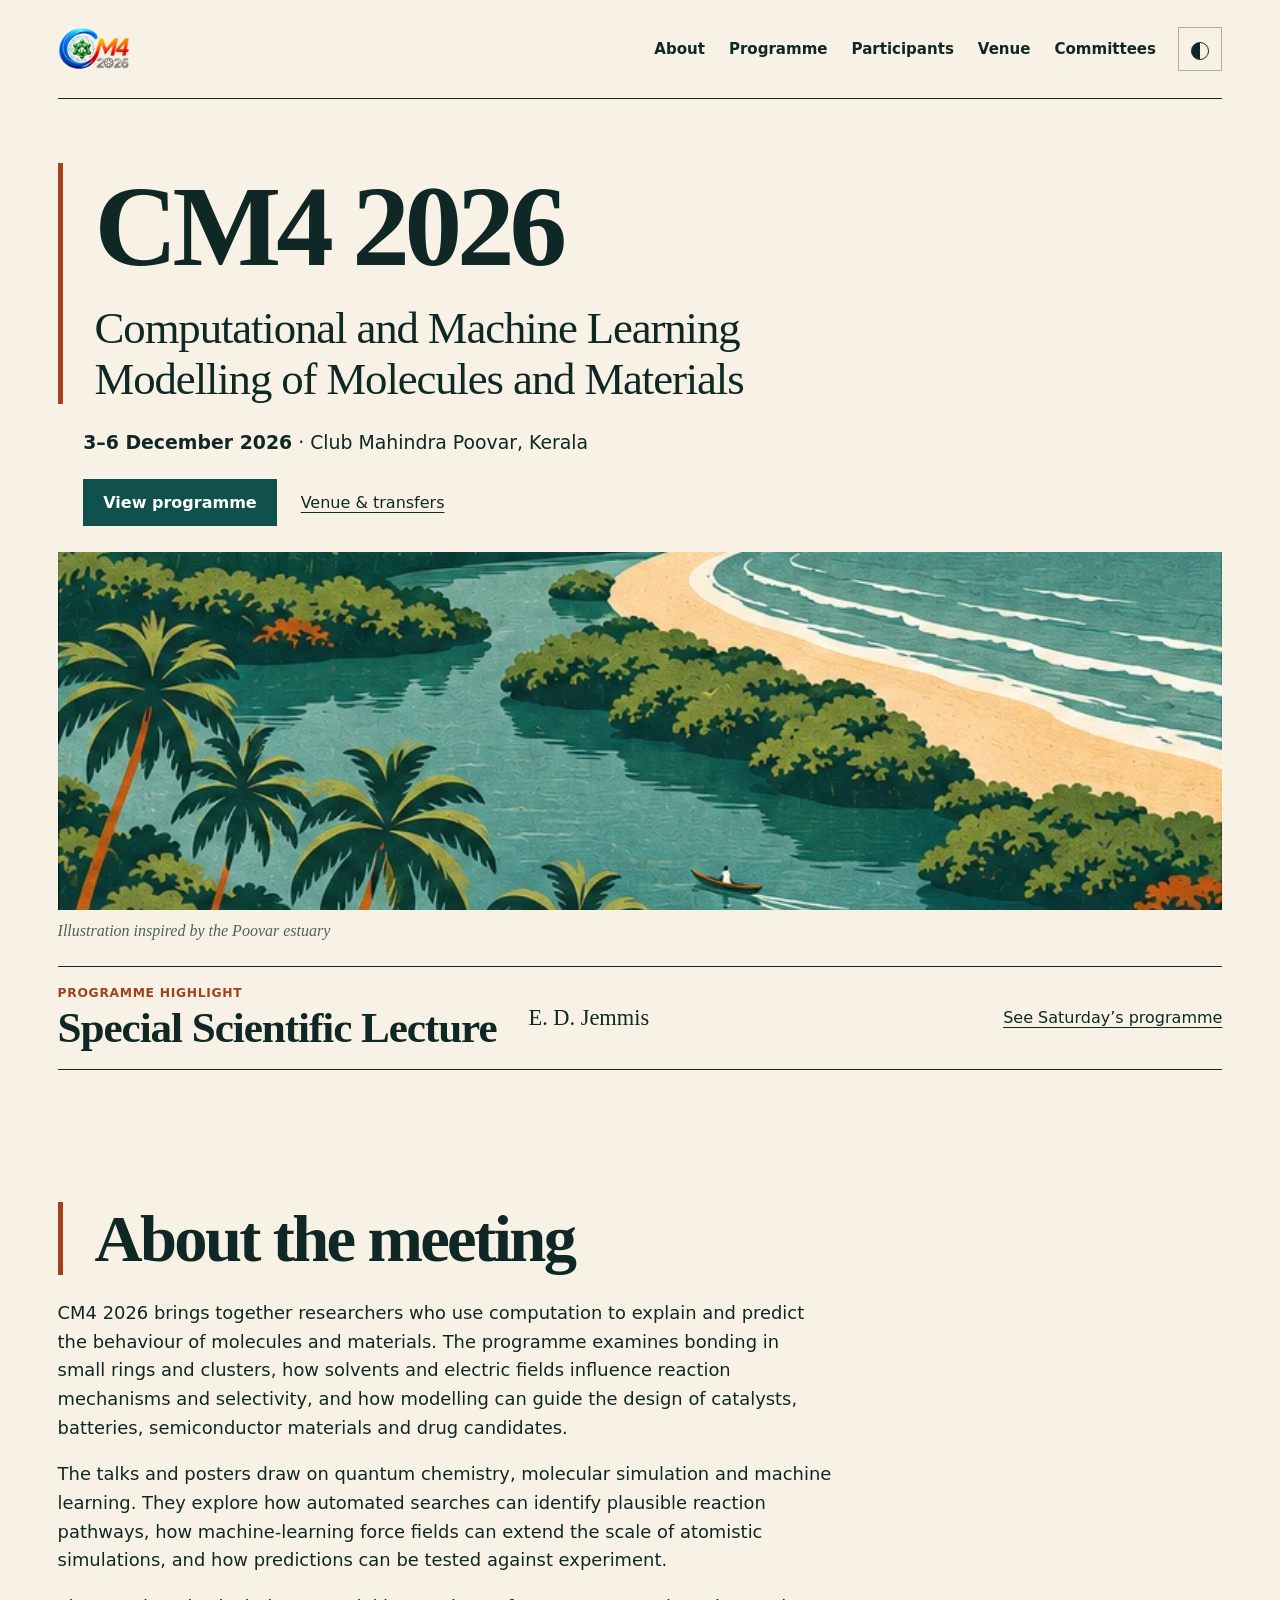
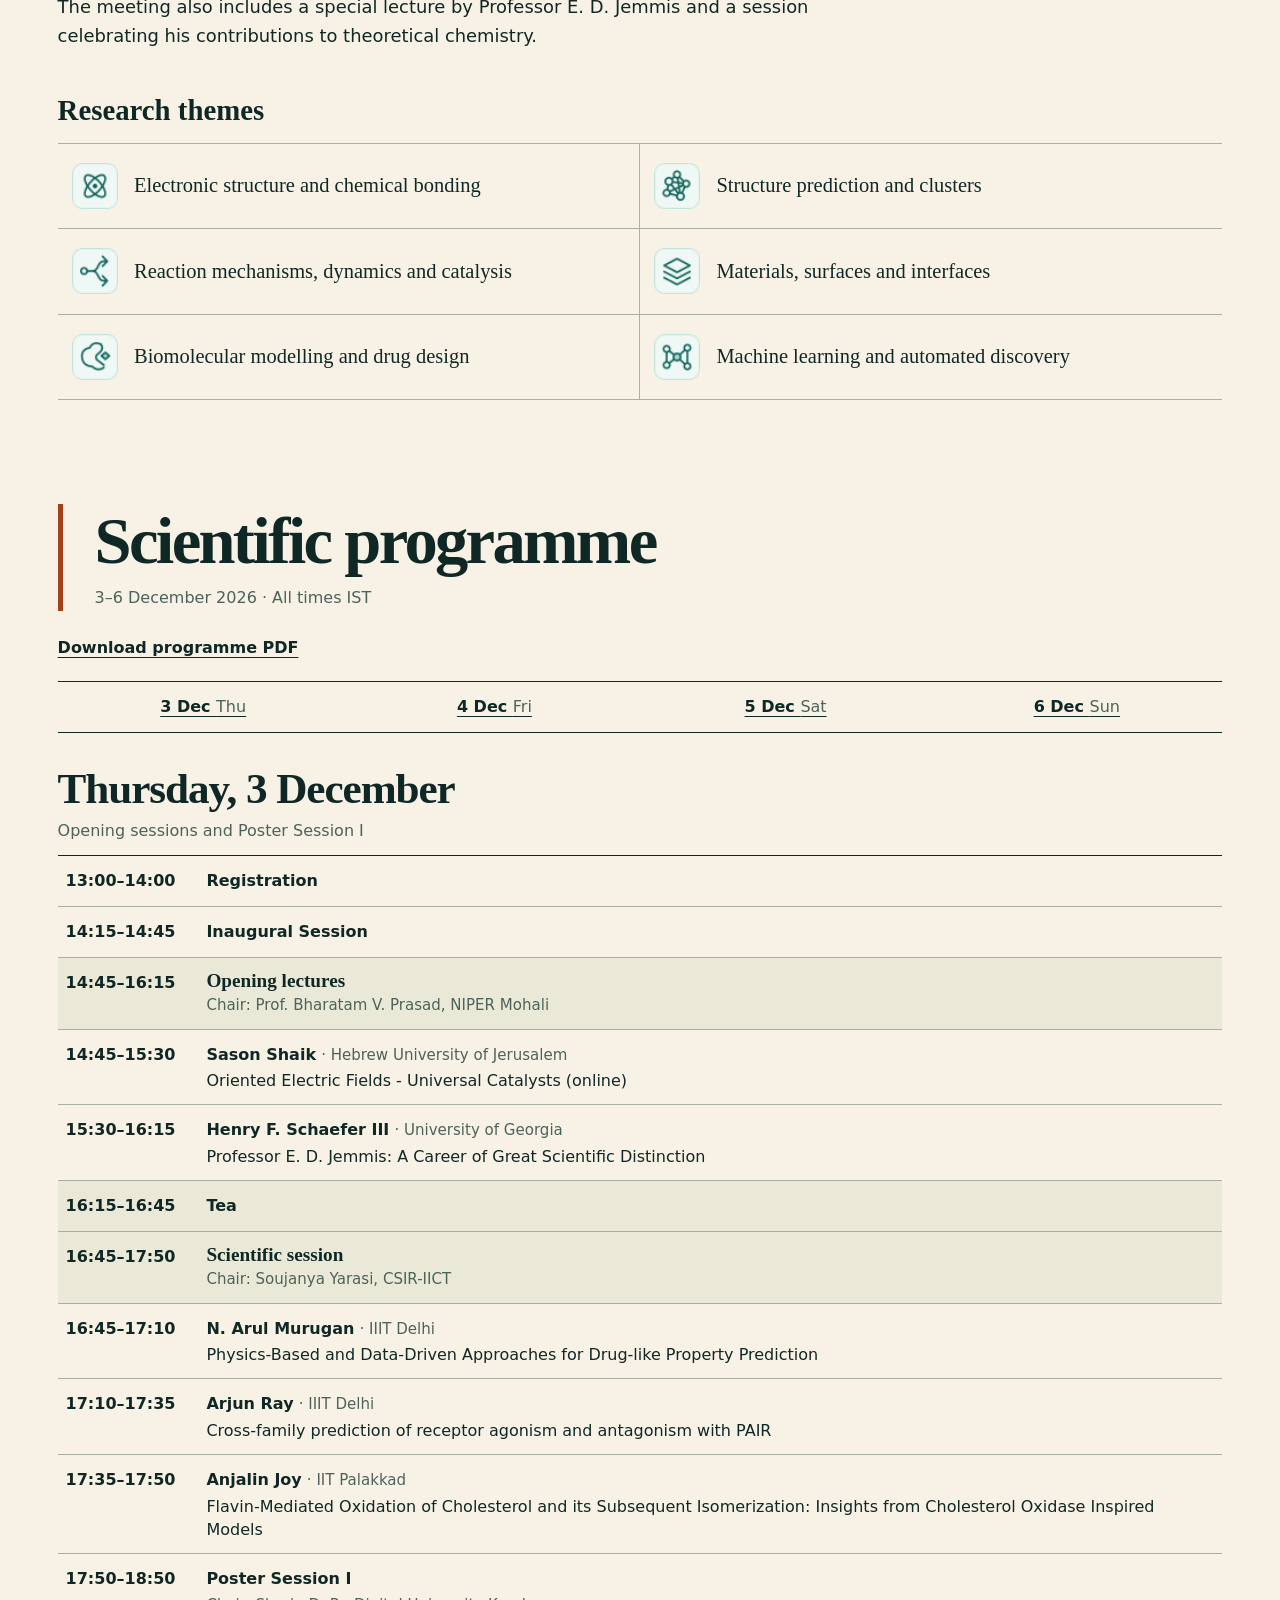
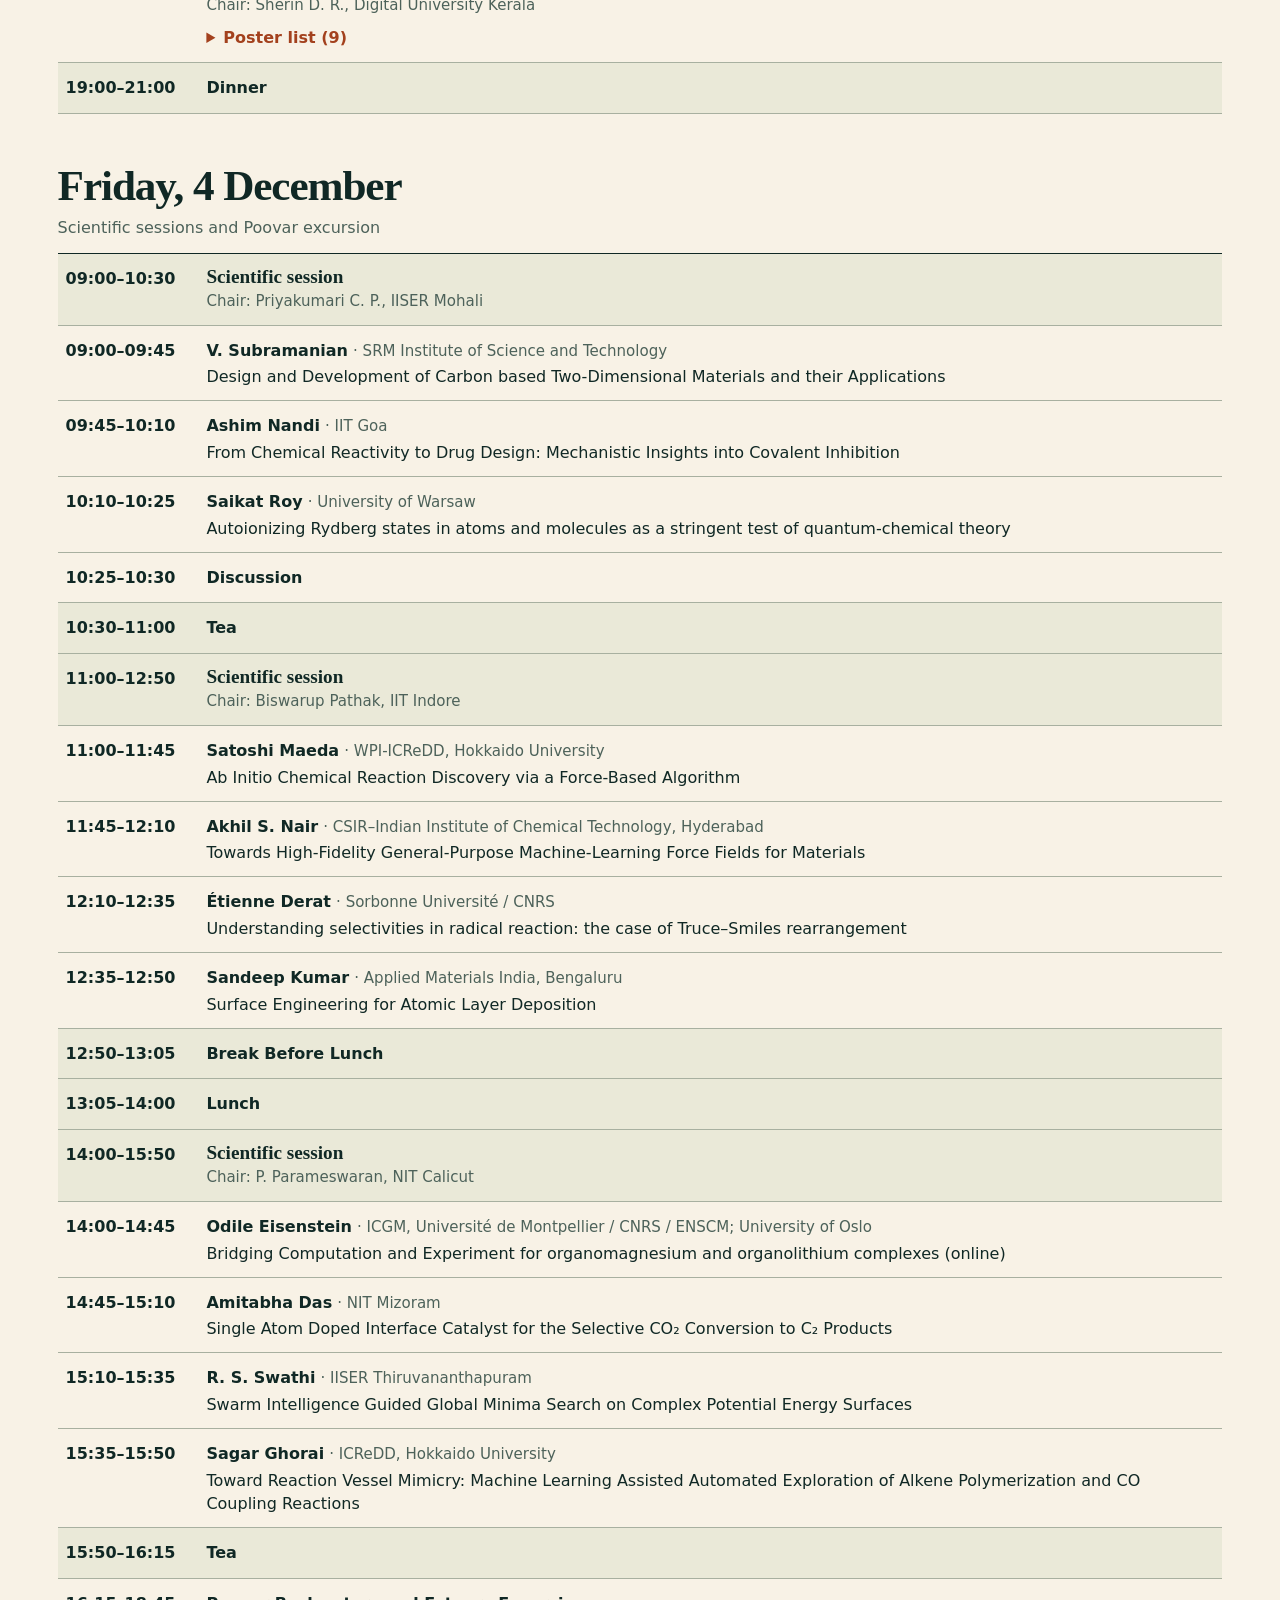
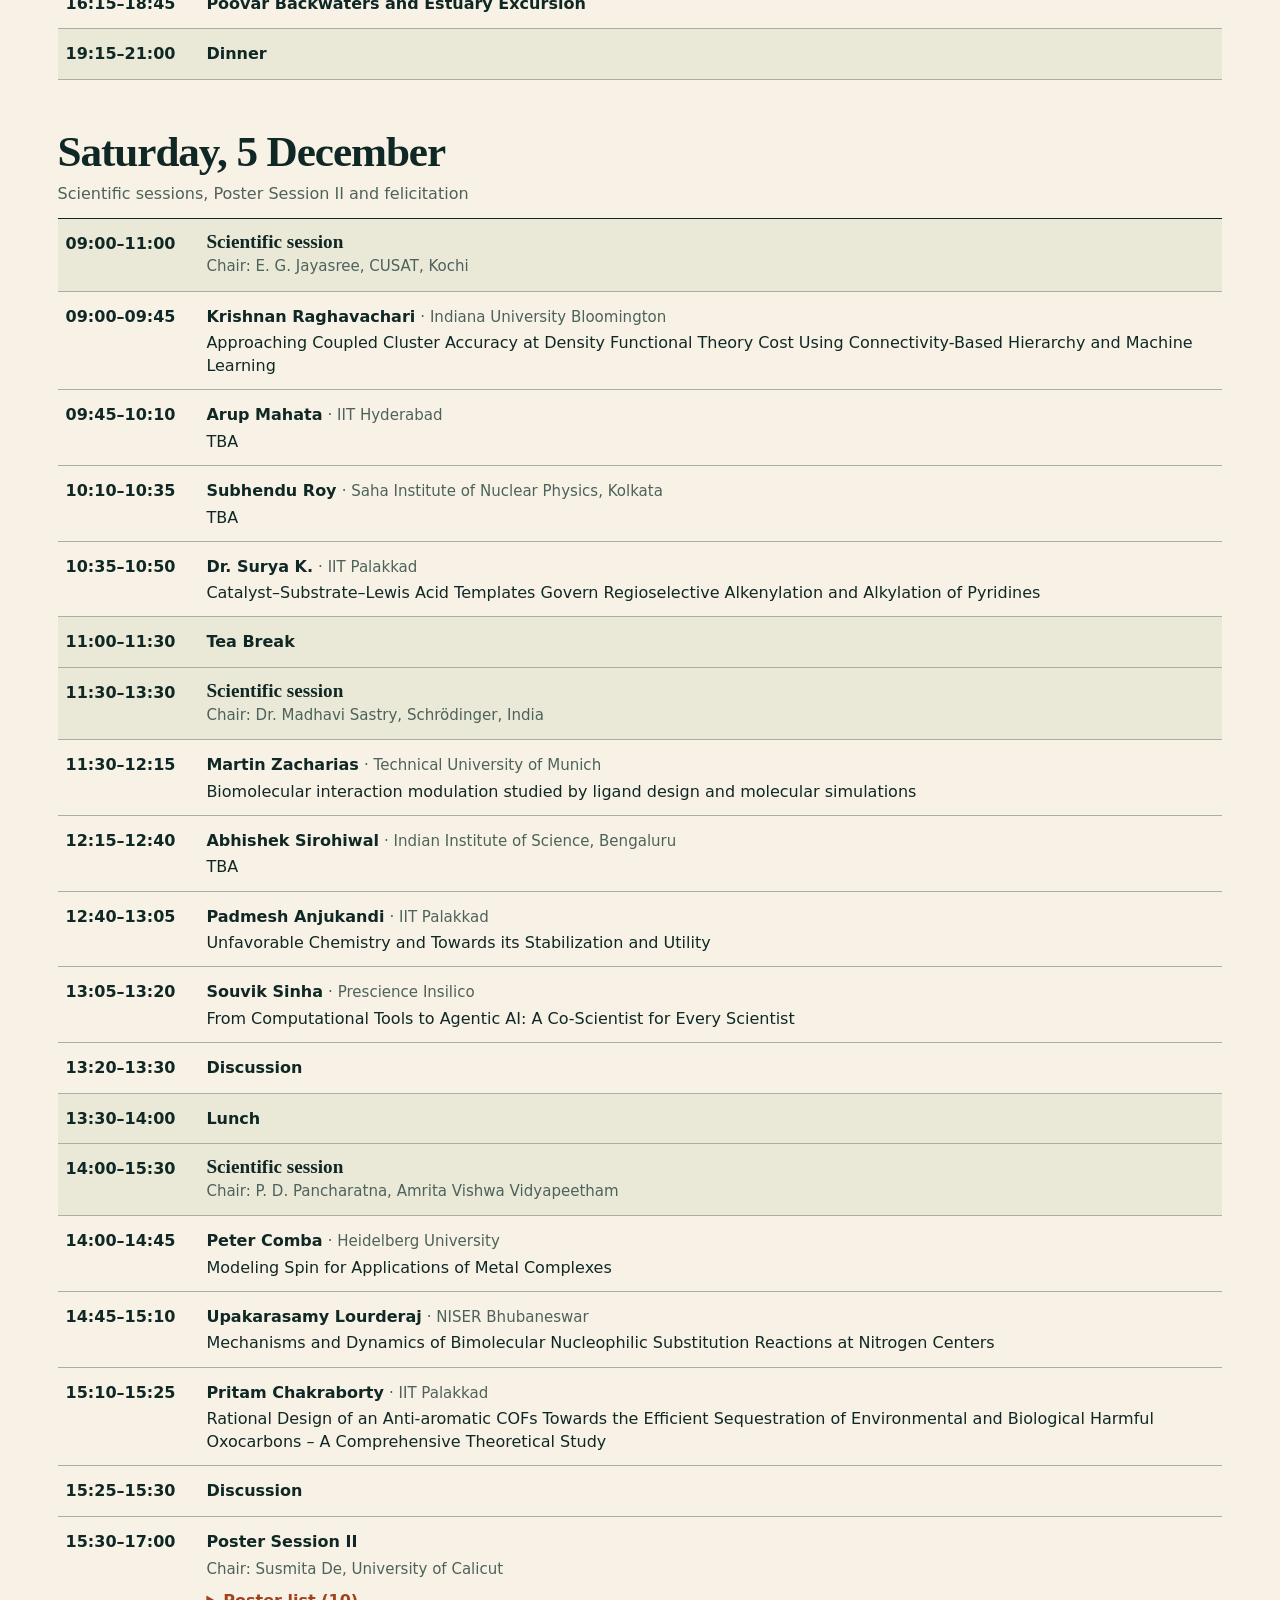
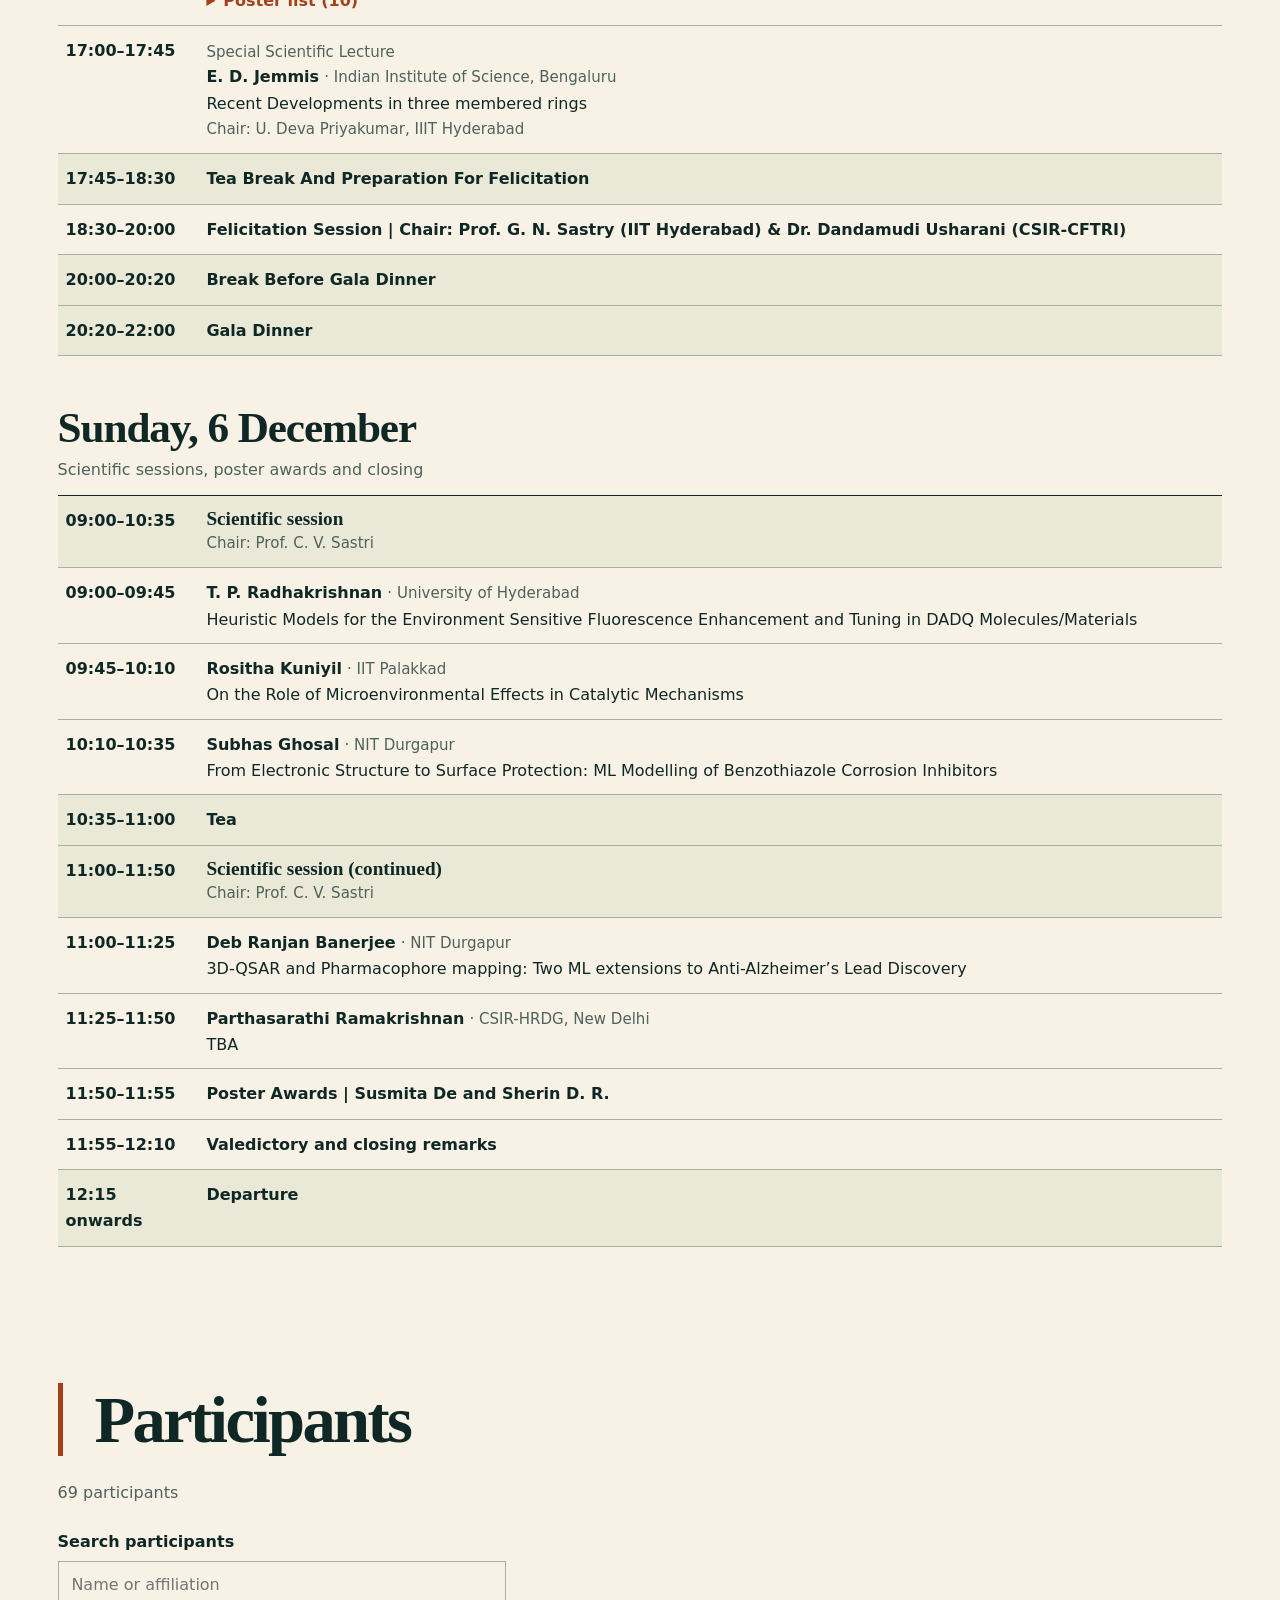
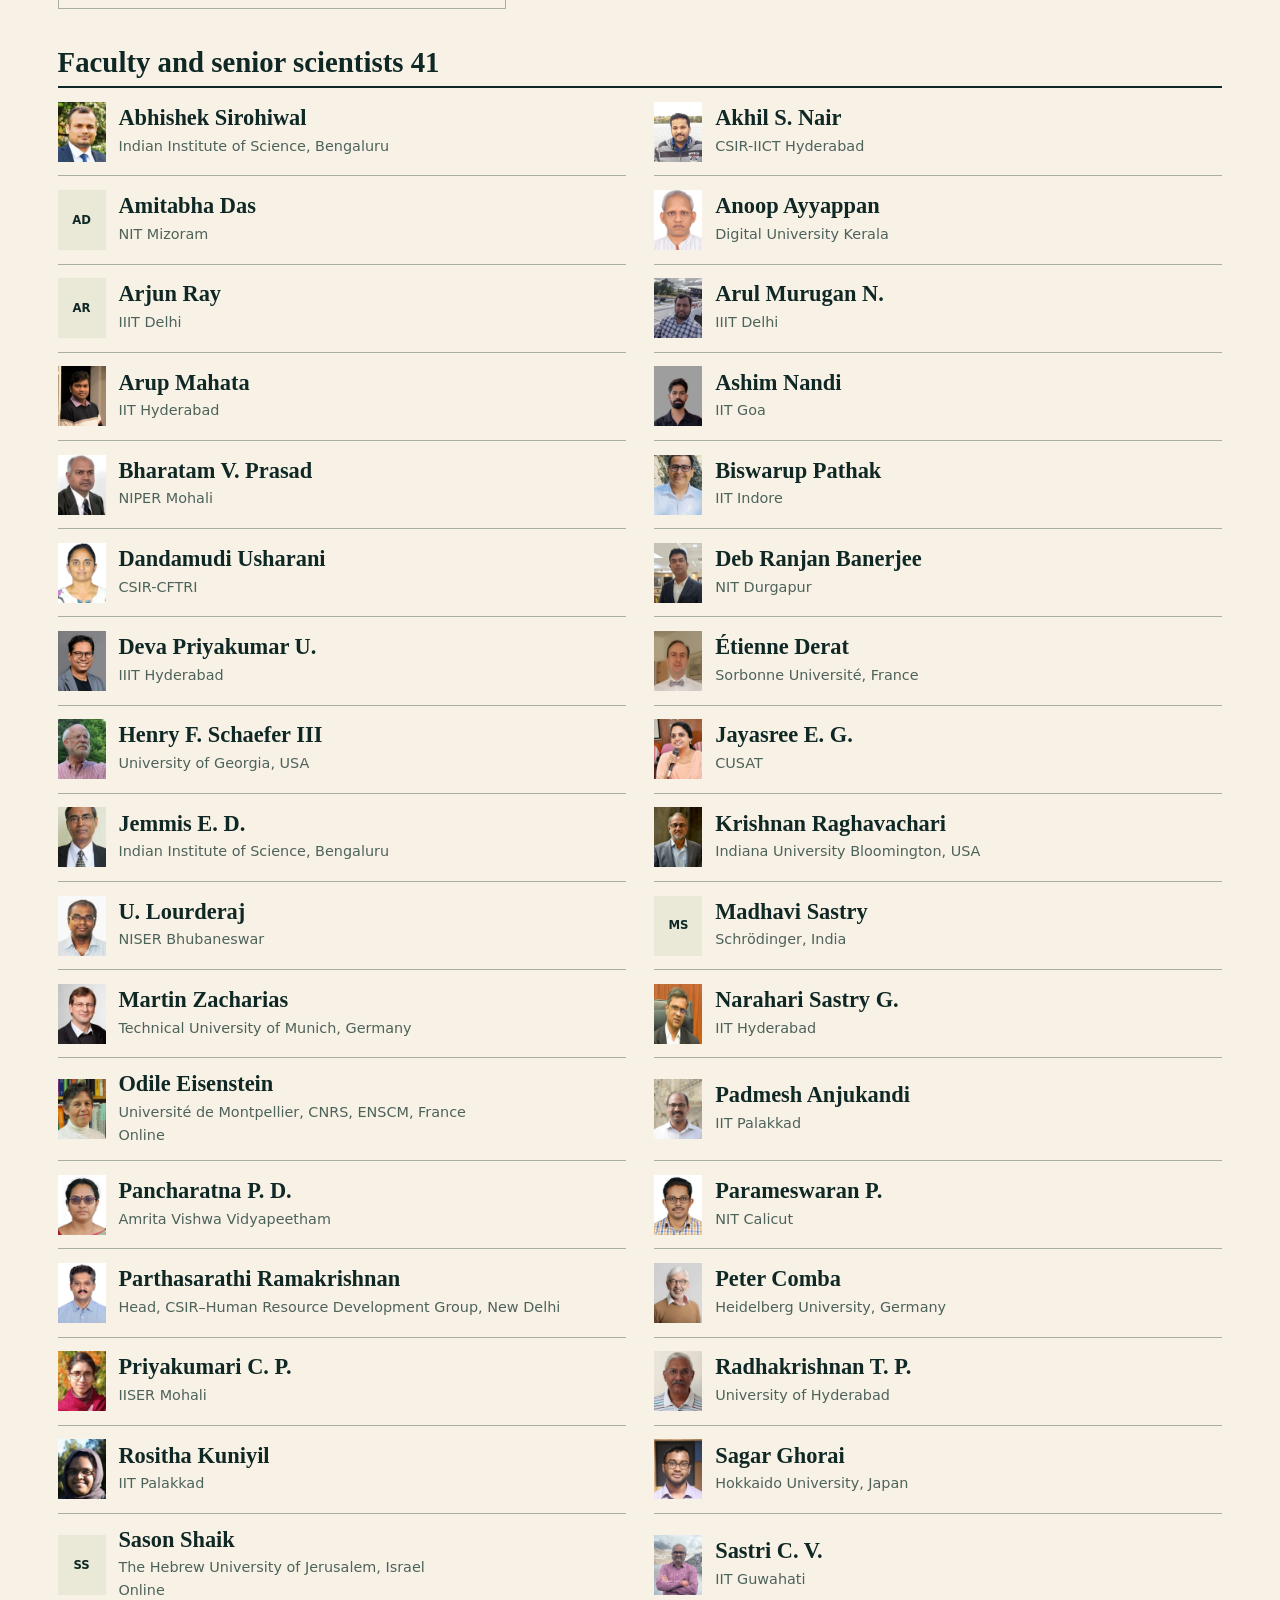
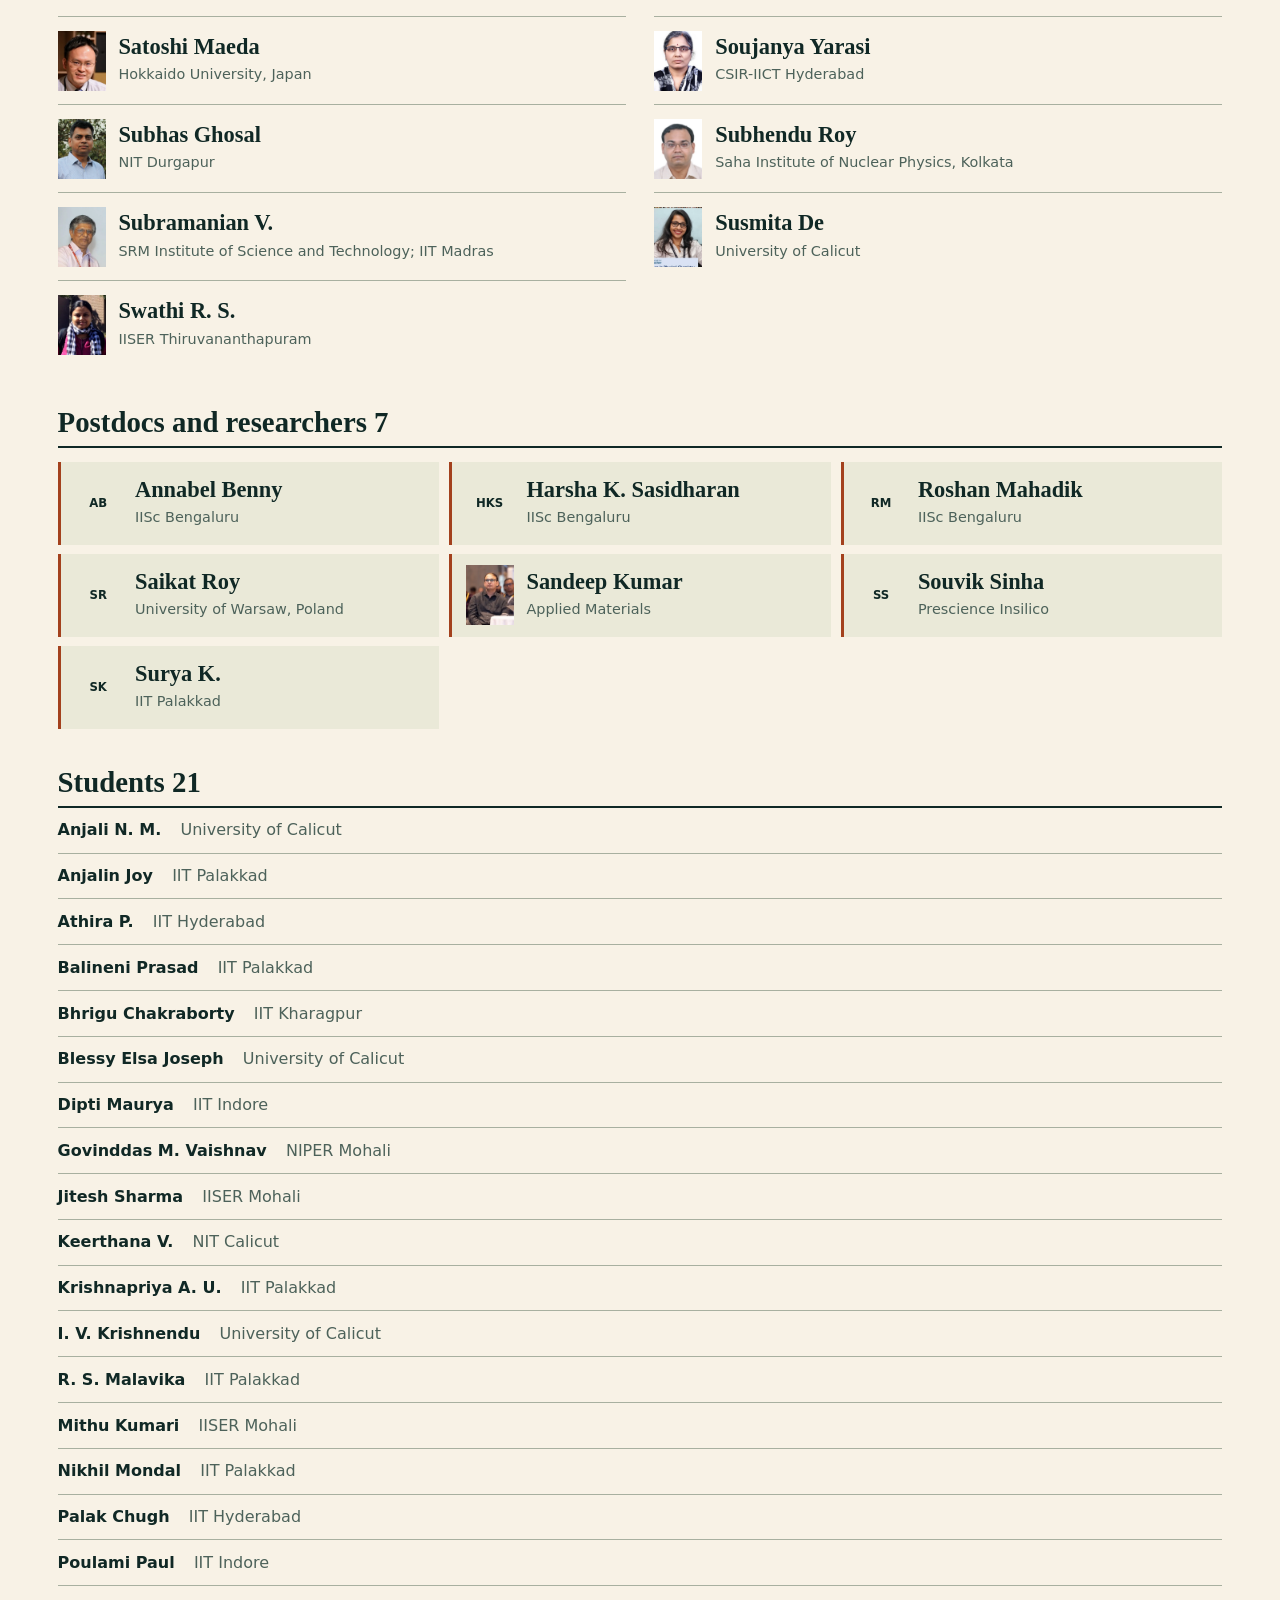
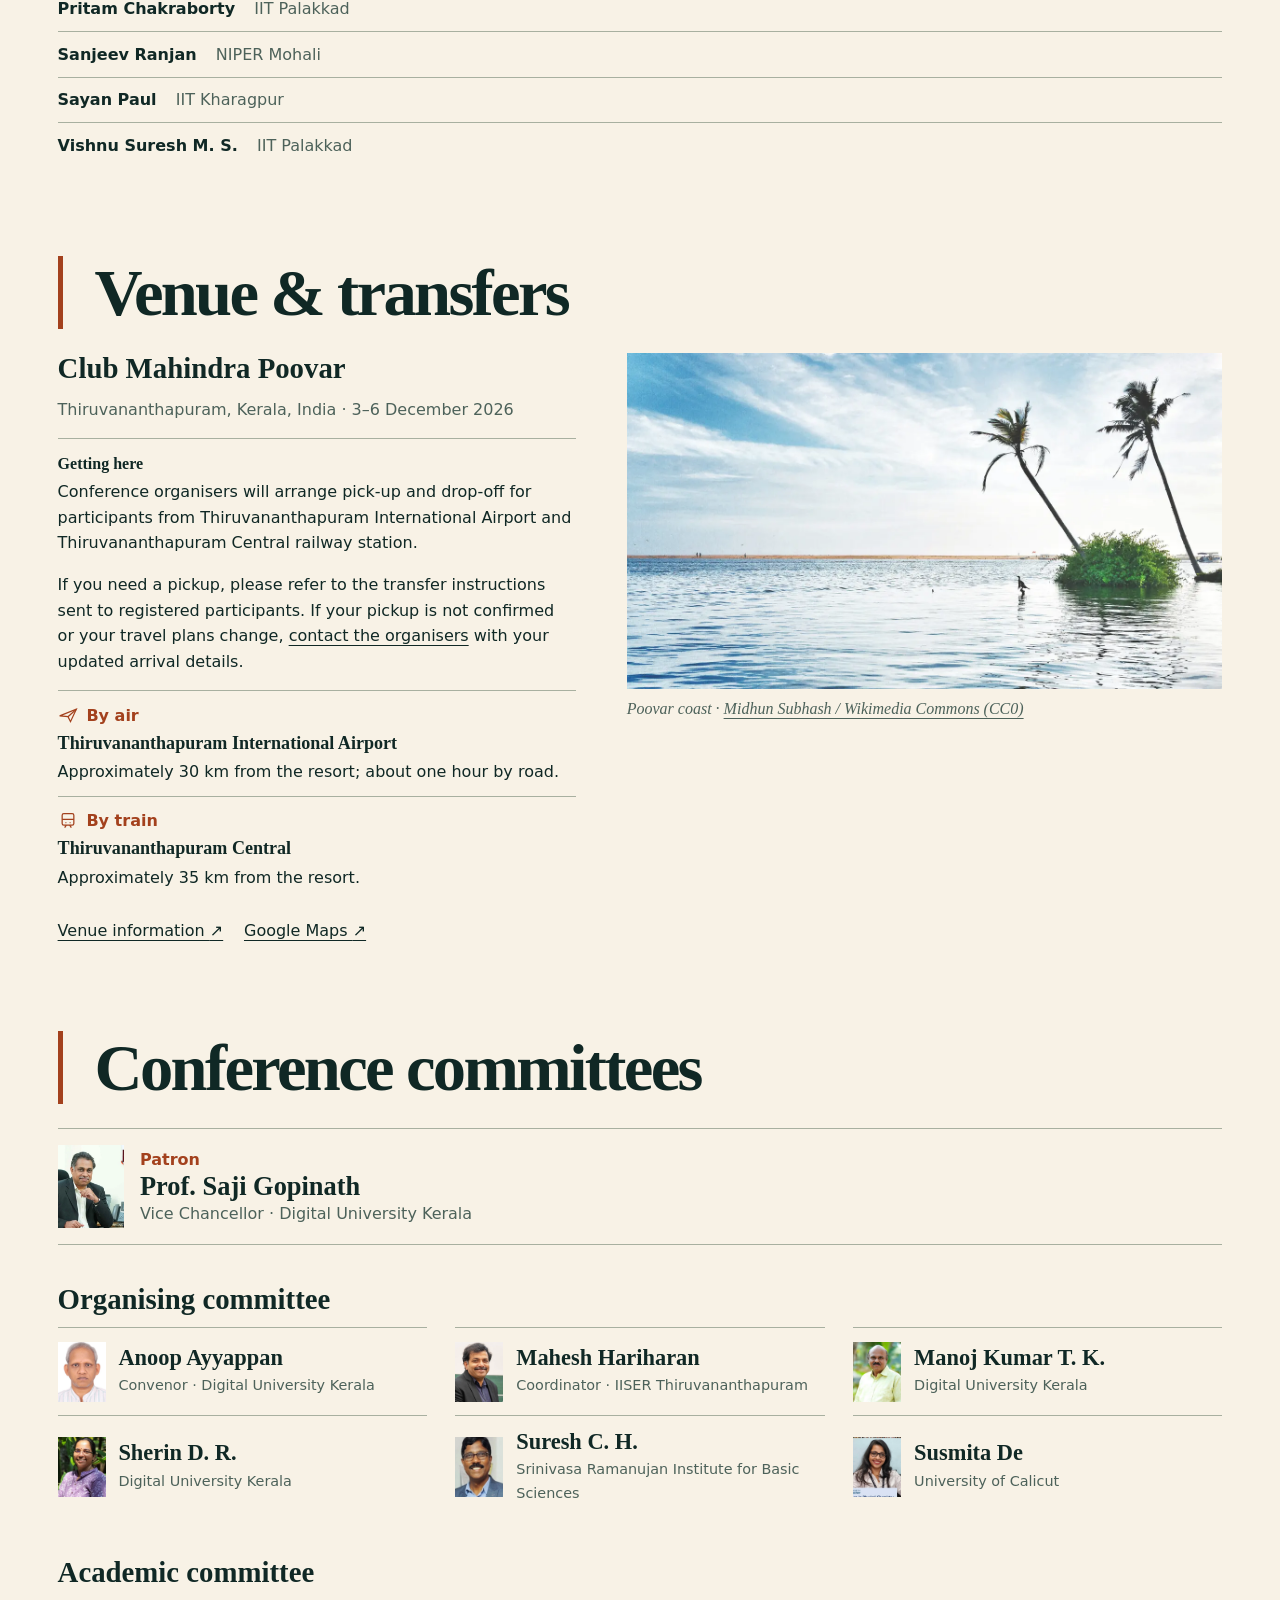
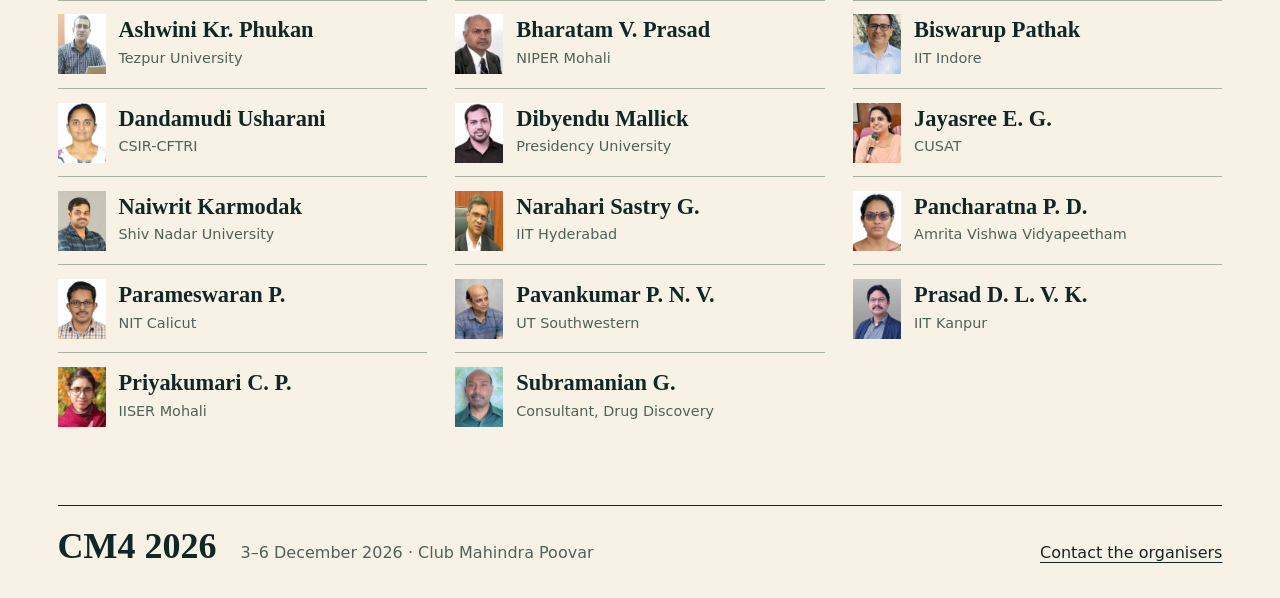
<file: about/index.html>
<!doctype html>
<html lang="en"><head><meta charset="utf-8"><title>About | CM4 2026</title><meta name="robots" content="noindex"><link rel="canonical" href="https://www.cm4-2026.org/"><script>location.replace('/'+(location.hash||'#about'))</script><meta http-equiv="refresh" content="0; url=/#about"></head><body><p><a href="/#about">Continue to About on the CM4 2026 website</a>.</p></body></html>
</file>
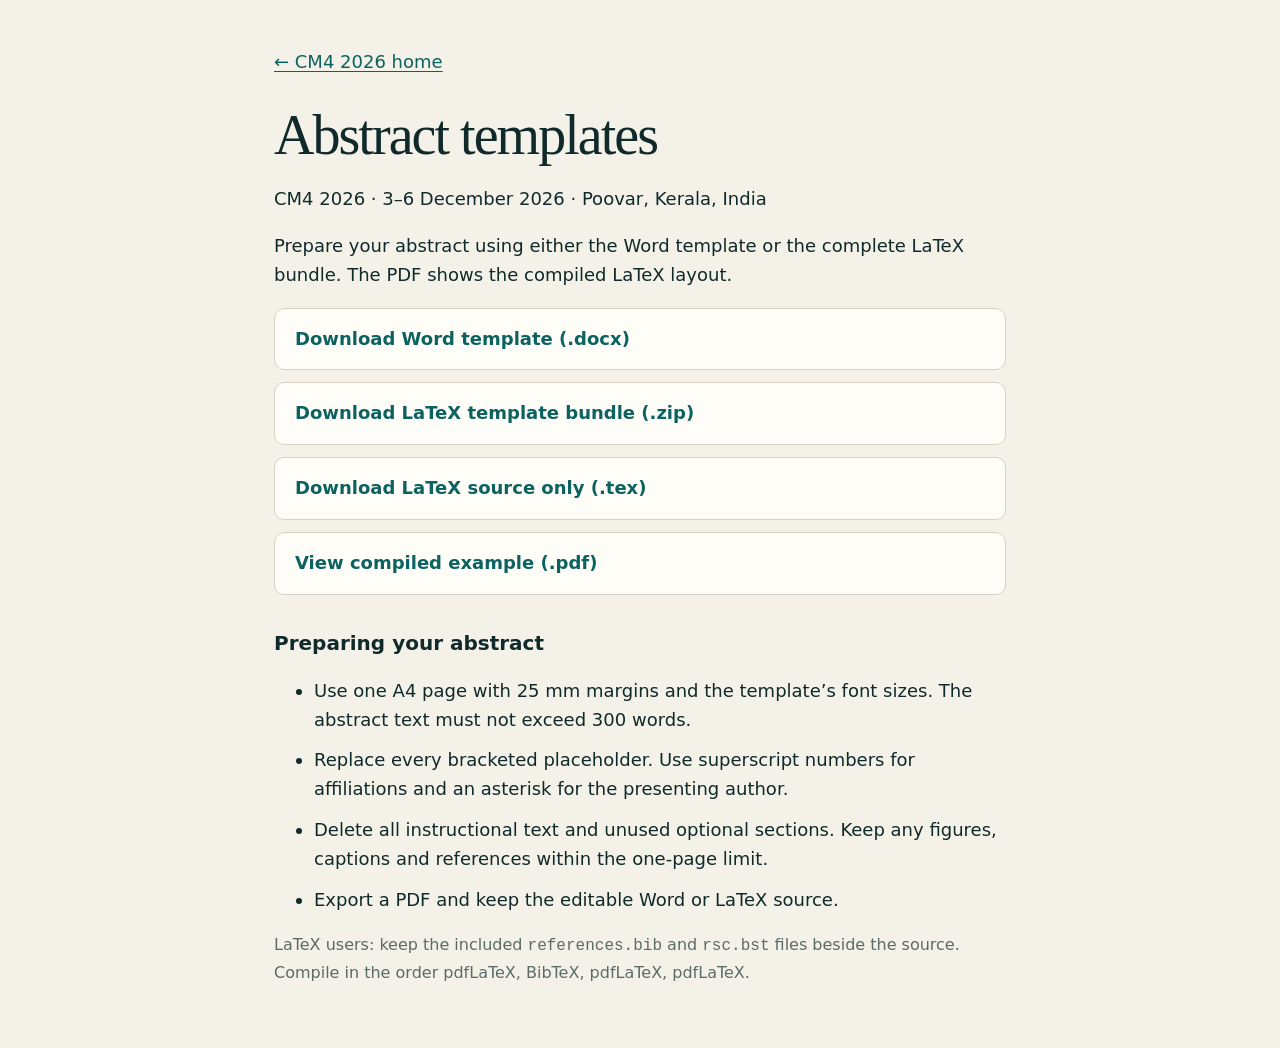
<file: abstracts/index.html>
<!doctype html>
<html lang="en">
<head>
  <meta charset="utf-8">
  <meta name="viewport" content="width=device-width,initial-scale=1">
  <title>Abstract templates | CM4 2026</title>
  <meta name="description" content="Download the CM4 2026 Word and LaTeX abstract templates and compiled example PDF.">
  <style>
    *{box-sizing:border-box}body{margin:0;background:#f4f1e8;color:#102a2b;font:18px/1.6 system-ui,sans-serif}main{max-width:780px;margin:auto;padding:48px 24px}a{color:#0b6260;text-underline-offset:3px}h1{font:500 clamp(2.2rem,6vw,3.5rem)/1.08 Georgia,serif;margin:28px 0 20px;letter-spacing:-.035em}h2{font-size:1.25rem;margin-top:32px}li{margin:12px 0}.submit{display:inline-flex;margin:10px 0 24px;padding:13px 20px;border-radius:999px;background:#d8f470;color:#102a2b;font-size:16px;font-weight:750;text-decoration:none}.downloads{padding:0;list-style:none}.downloads a{display:block;background:#fffdf7;border:1px solid #d7d0c3;border-radius:10px;padding:16px 20px;font-weight:650;text-decoration:none}.downloads a:hover,.submit:hover{transform:translateY(-1px)}.note{font-size:16px;color:#5b6b68}a:focus-visible{outline:3px solid #0b6260;outline-offset:4px}
  </style>
</head>
<body><main>
  <a href="../">&larr; CM4 2026 home</a>
  <h1>Abstract templates</h1>
  <p>CM4 2026 &middot; 3–6 December 2026 &middot; Poovar, Kerala, India</p>
  <p>Prepare your abstract using either the Word template or the complete LaTeX bundle. The PDF shows the compiled LaTeX layout.</p>
  <ul class="downloads">
    <li><a href="CM4_2026_Abstract_Template.docx" download>Download Word template (.docx)</a></li>
    <li><a href="CM4_2026_LaTeX_Template.zip" download>Download LaTeX template bundle (.zip)</a></li>
    <li><a href="CM4_2026_Abstract_Template.tex" download>Download LaTeX source only (.tex)</a></li>
    <li><a href="CM4_2026_Abstract_Template.pdf">View compiled example (.pdf)</a></li>
  </ul>
  <h2>Preparing your abstract</h2>
  <ul>
    <li>Use one A4 page with 25 mm margins and the template’s font sizes. The abstract text must not exceed 300 words.</li>
    <li>Replace every bracketed placeholder. Use superscript numbers for affiliations and an asterisk for the presenting author.</li>
    <li>Delete all instructional text and unused optional sections. Keep any figures, captions and references within the one-page limit.</li>
    <li>Export a PDF and keep the editable Word or LaTeX source.</li>
  </ul>
  <p class="note">LaTeX users: keep the included <code>references.bib</code> and <code>rsc.bst</code> files beside the source. Compile in the order pdfLaTeX, BibTeX, pdfLaTeX, pdfLaTeX.</p>
</main></body>
</html>
</file>
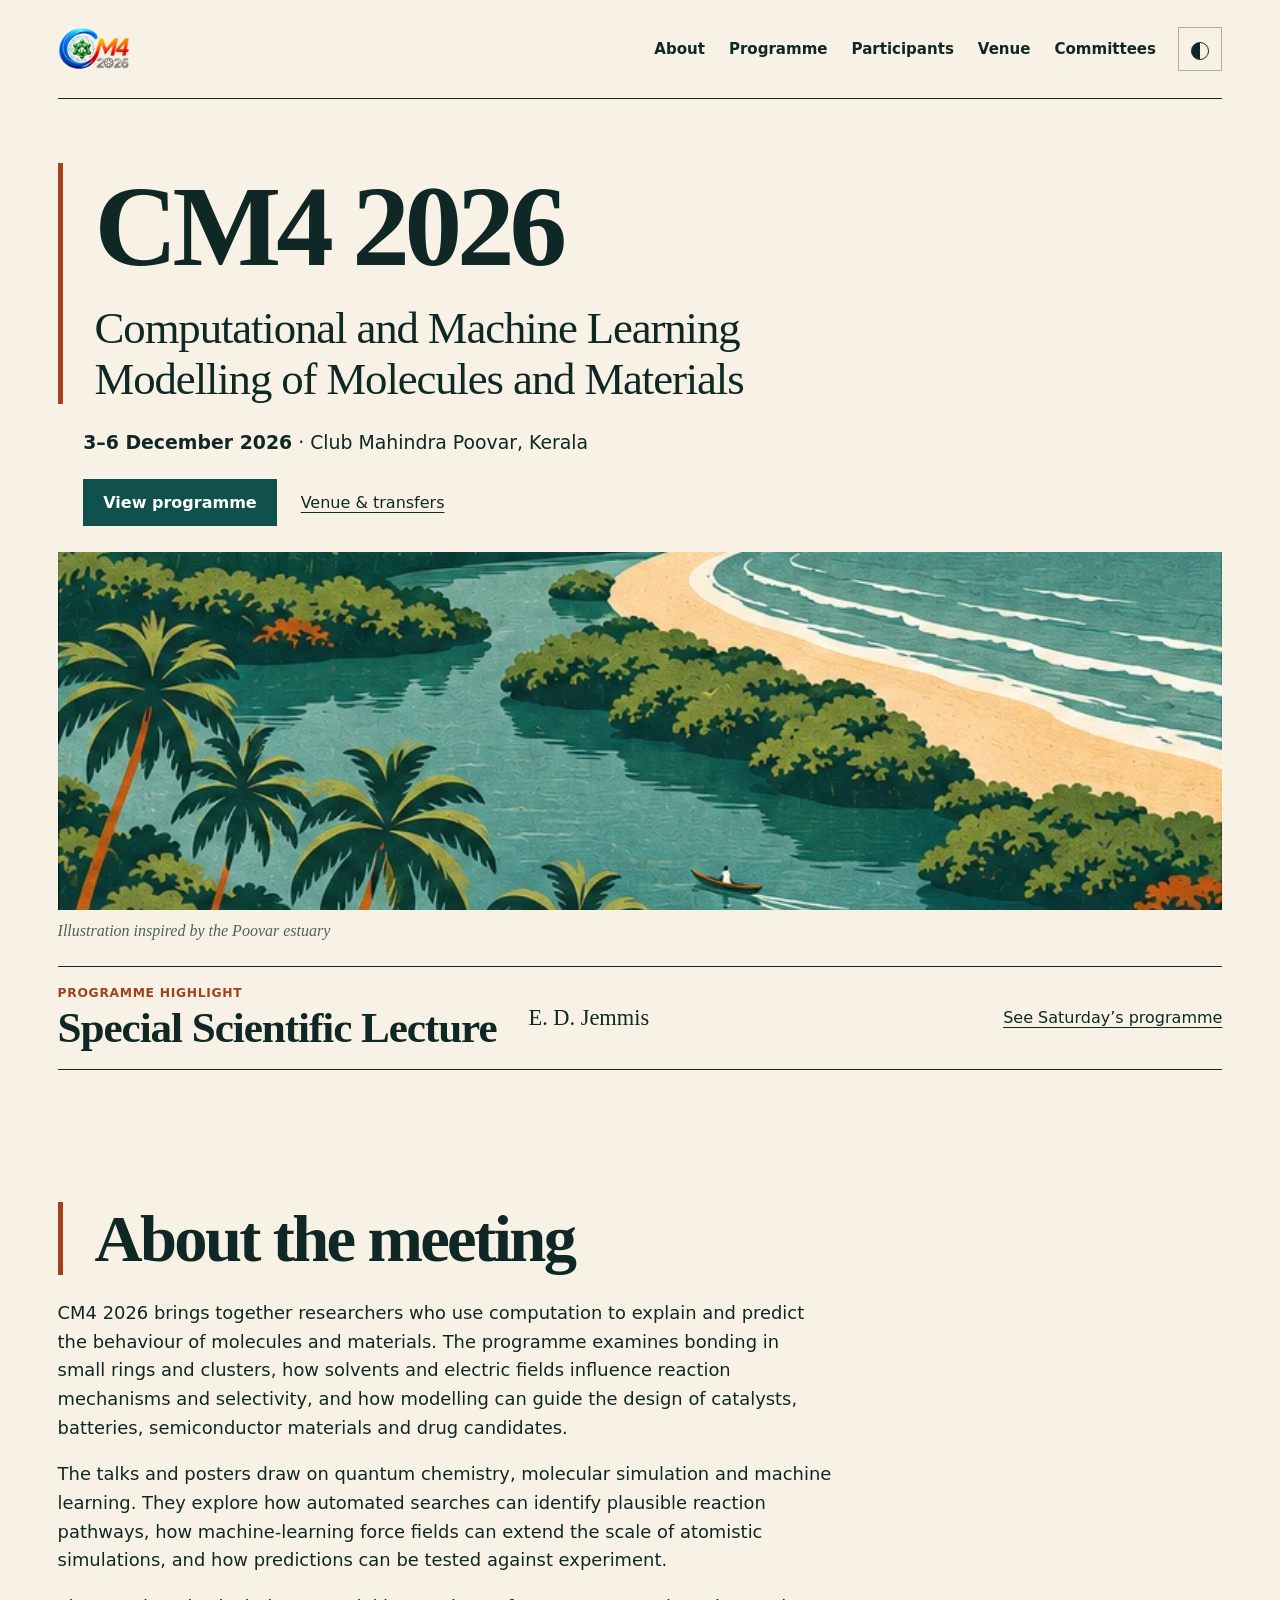
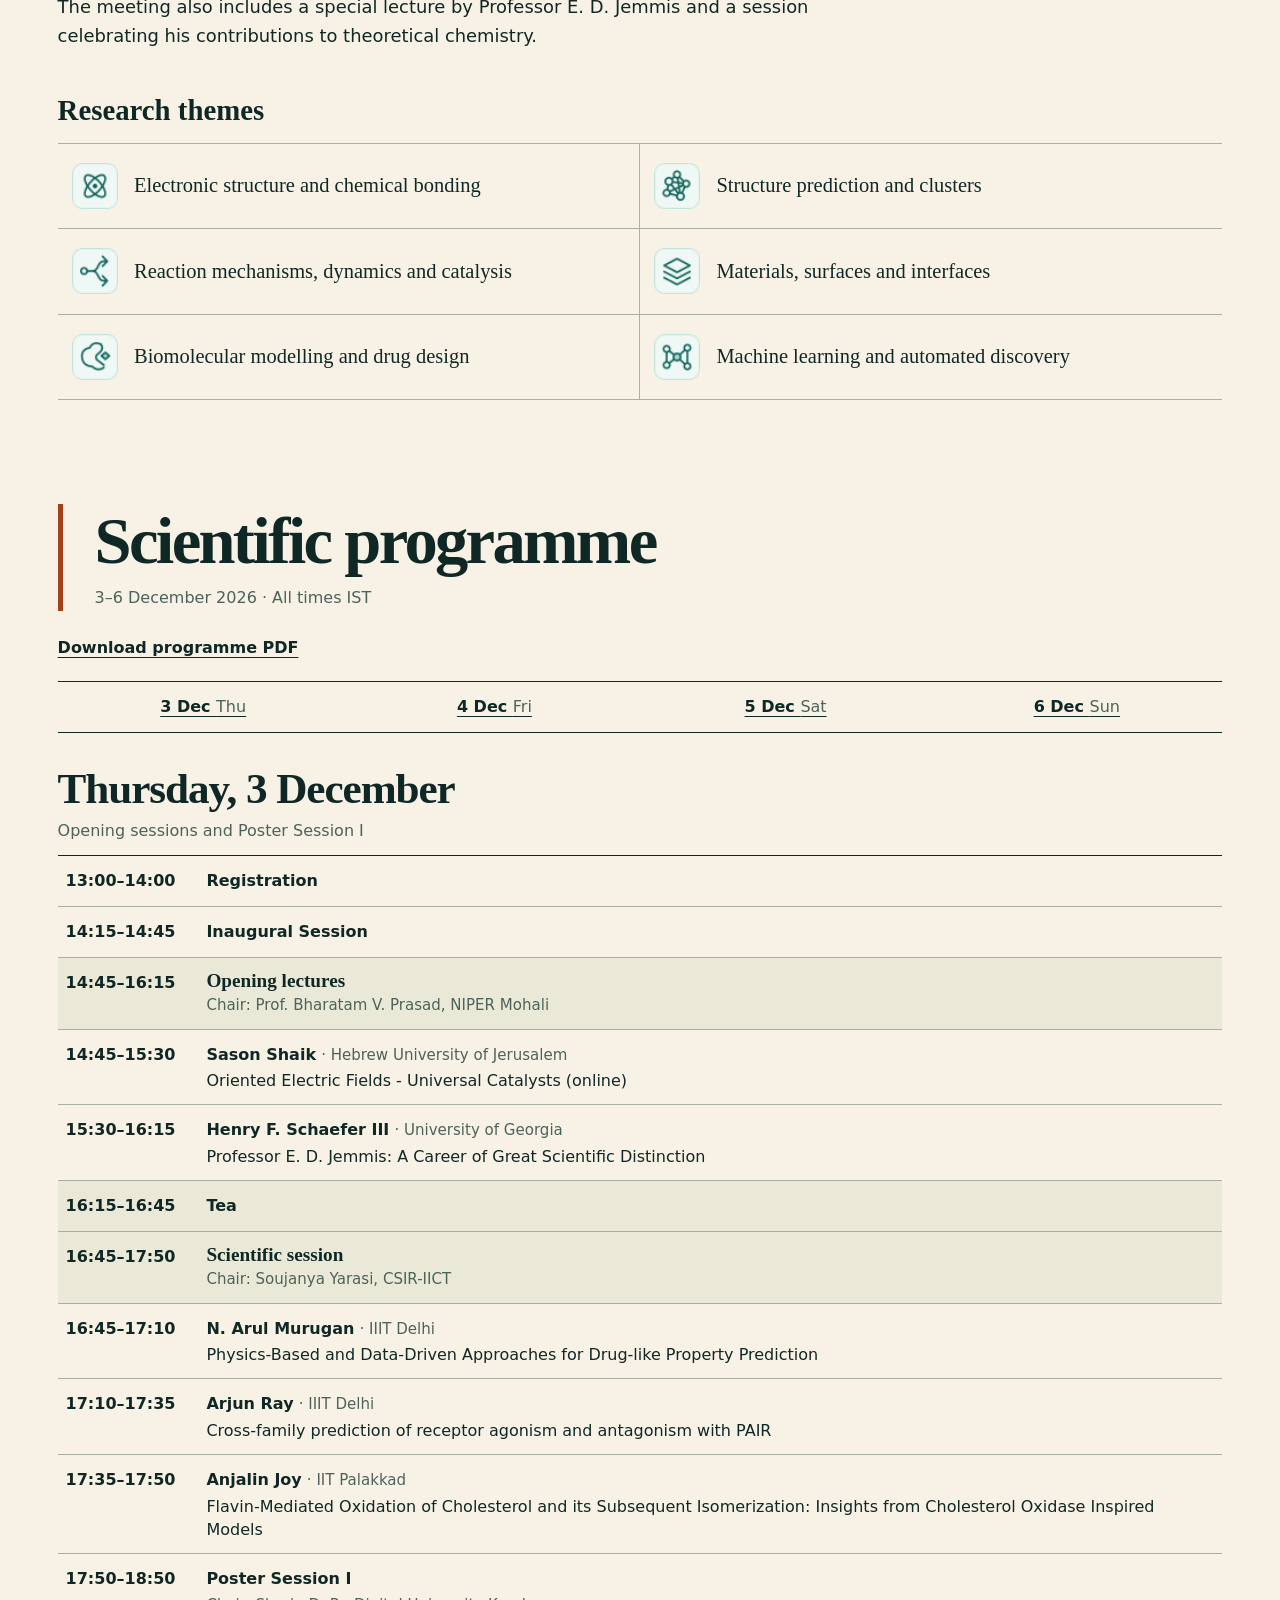
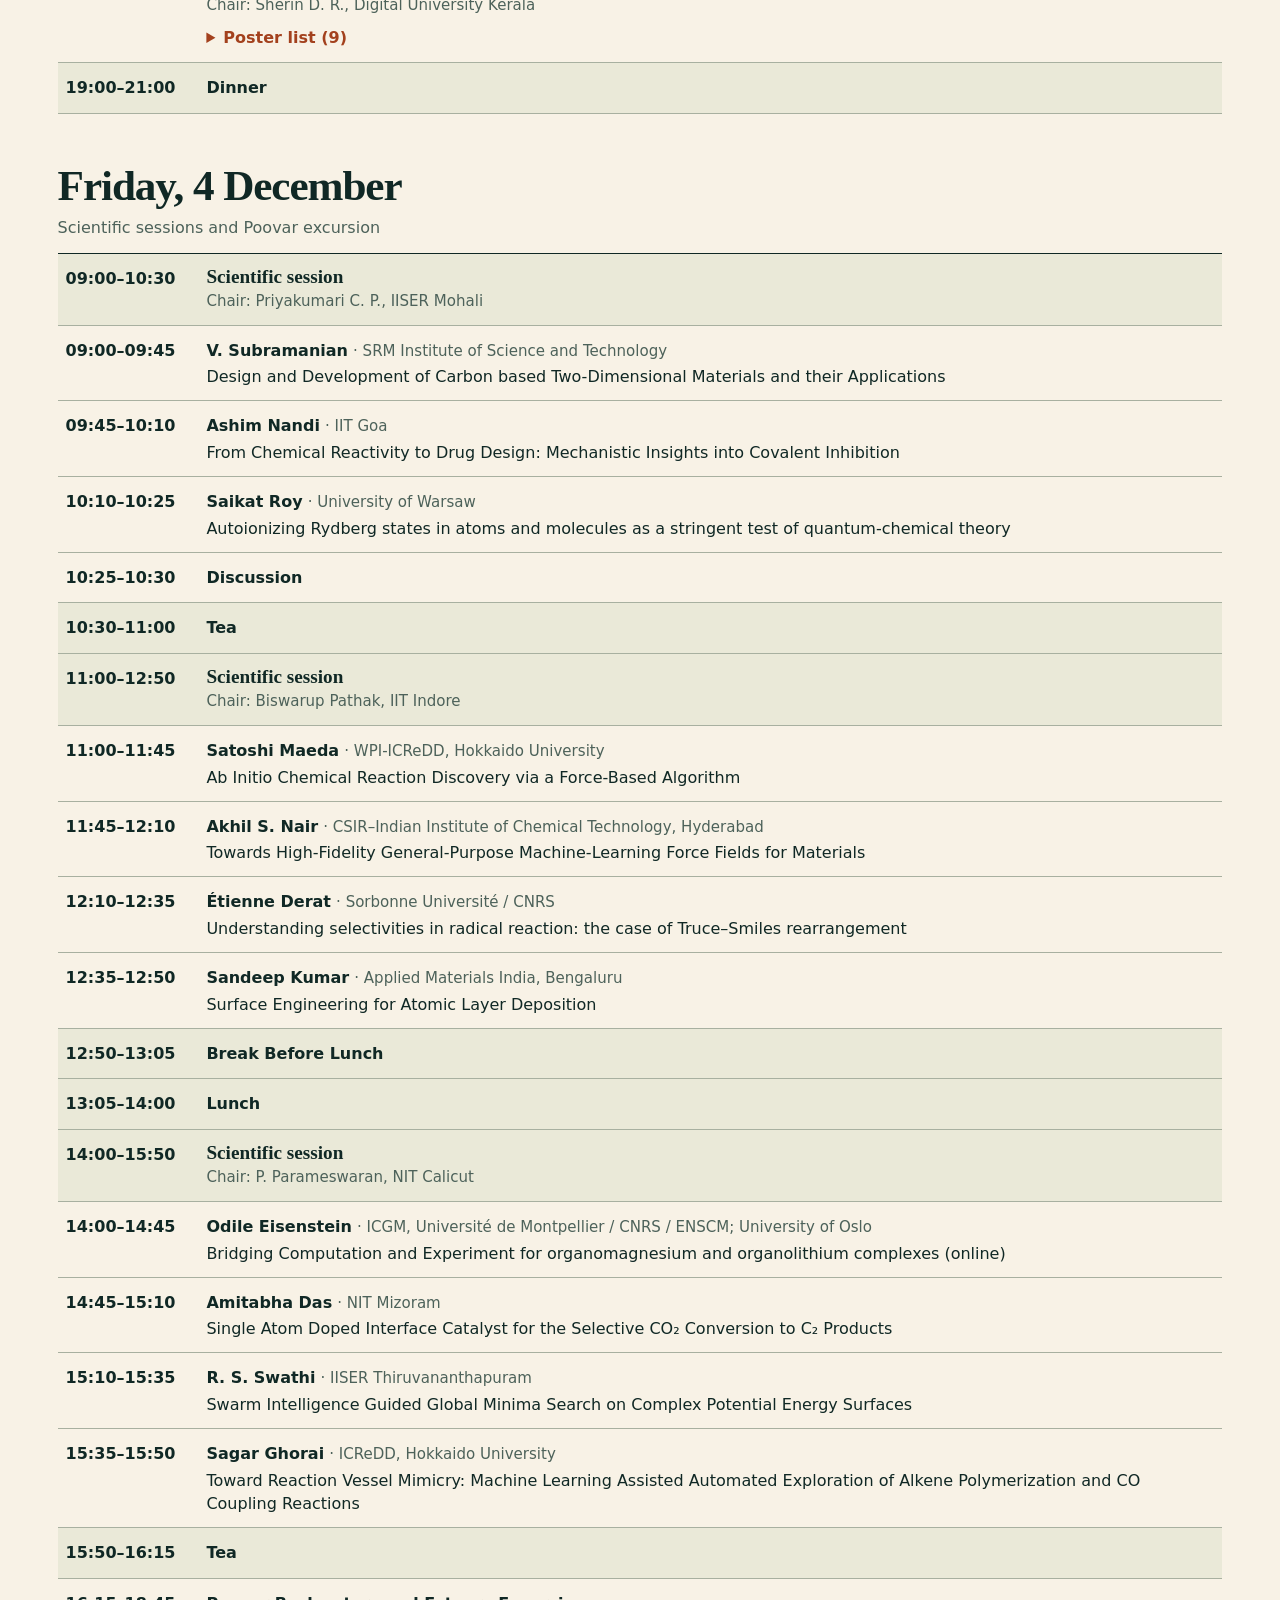
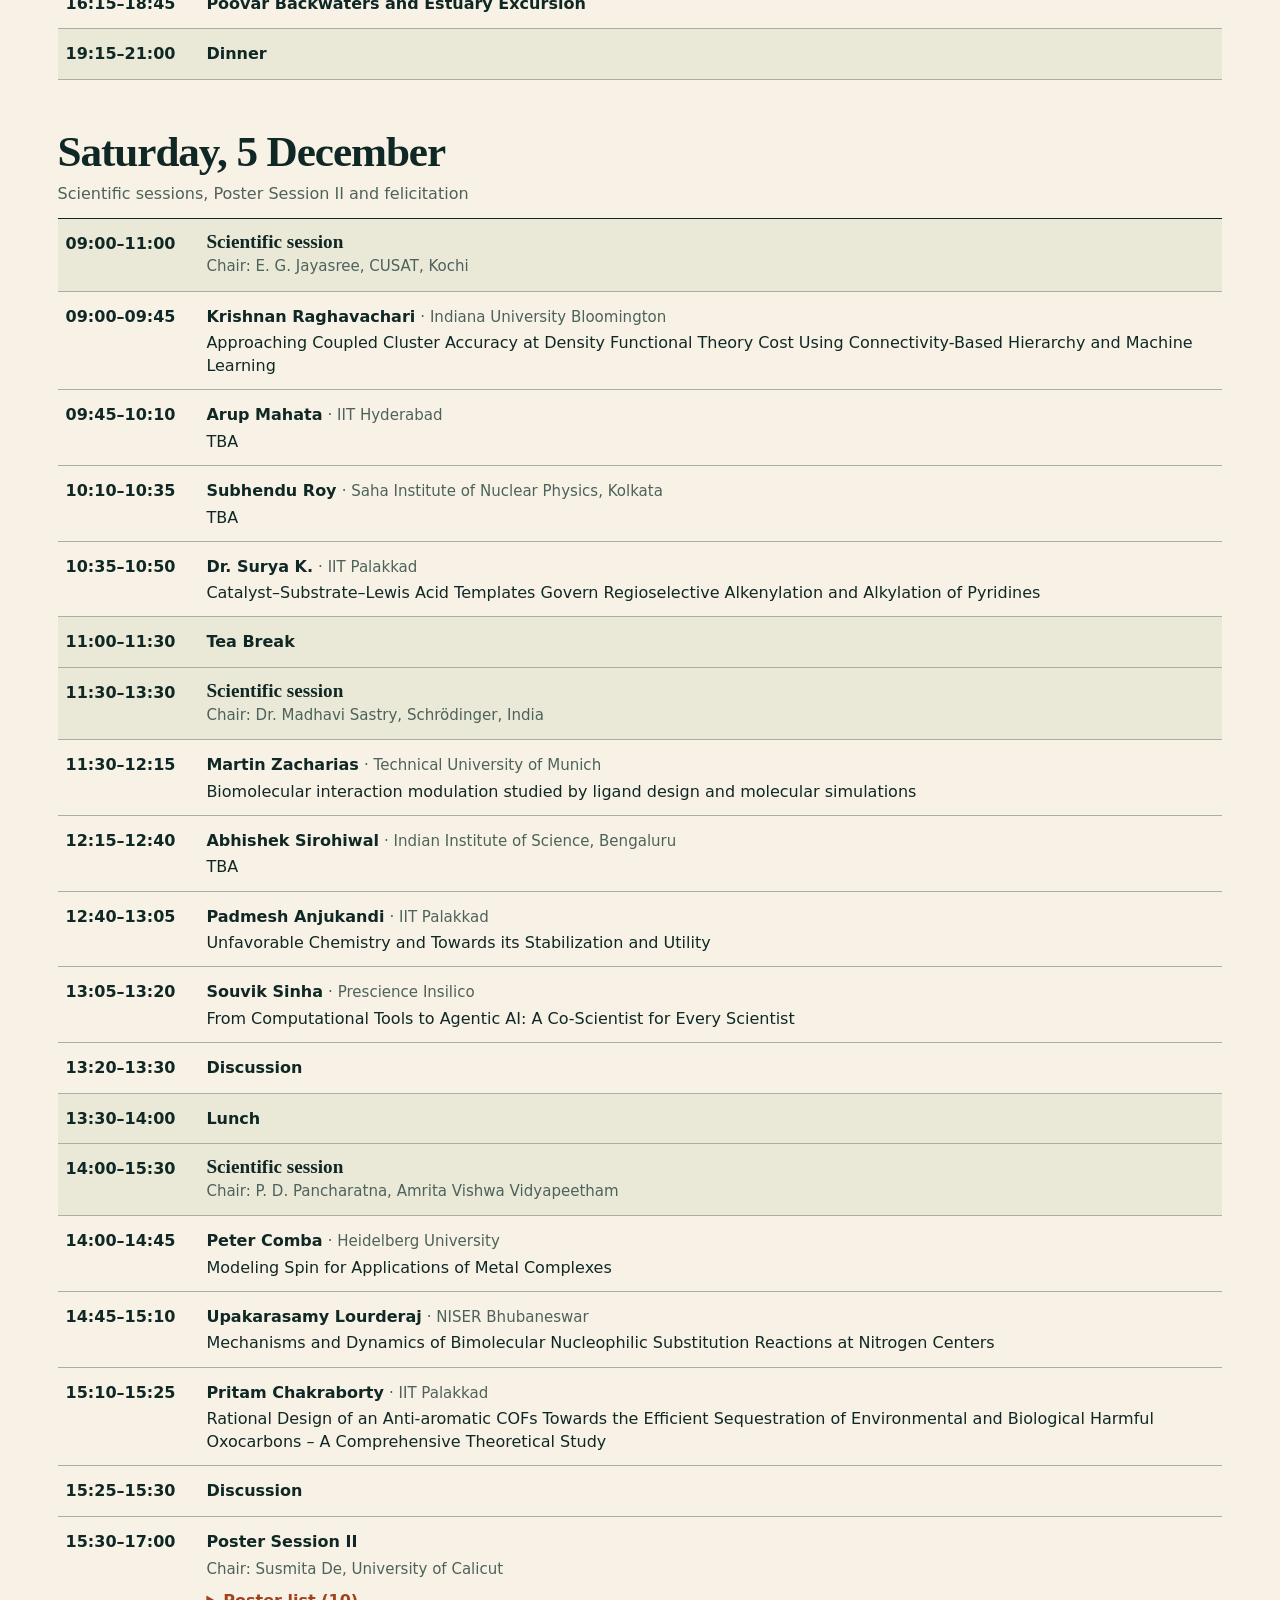
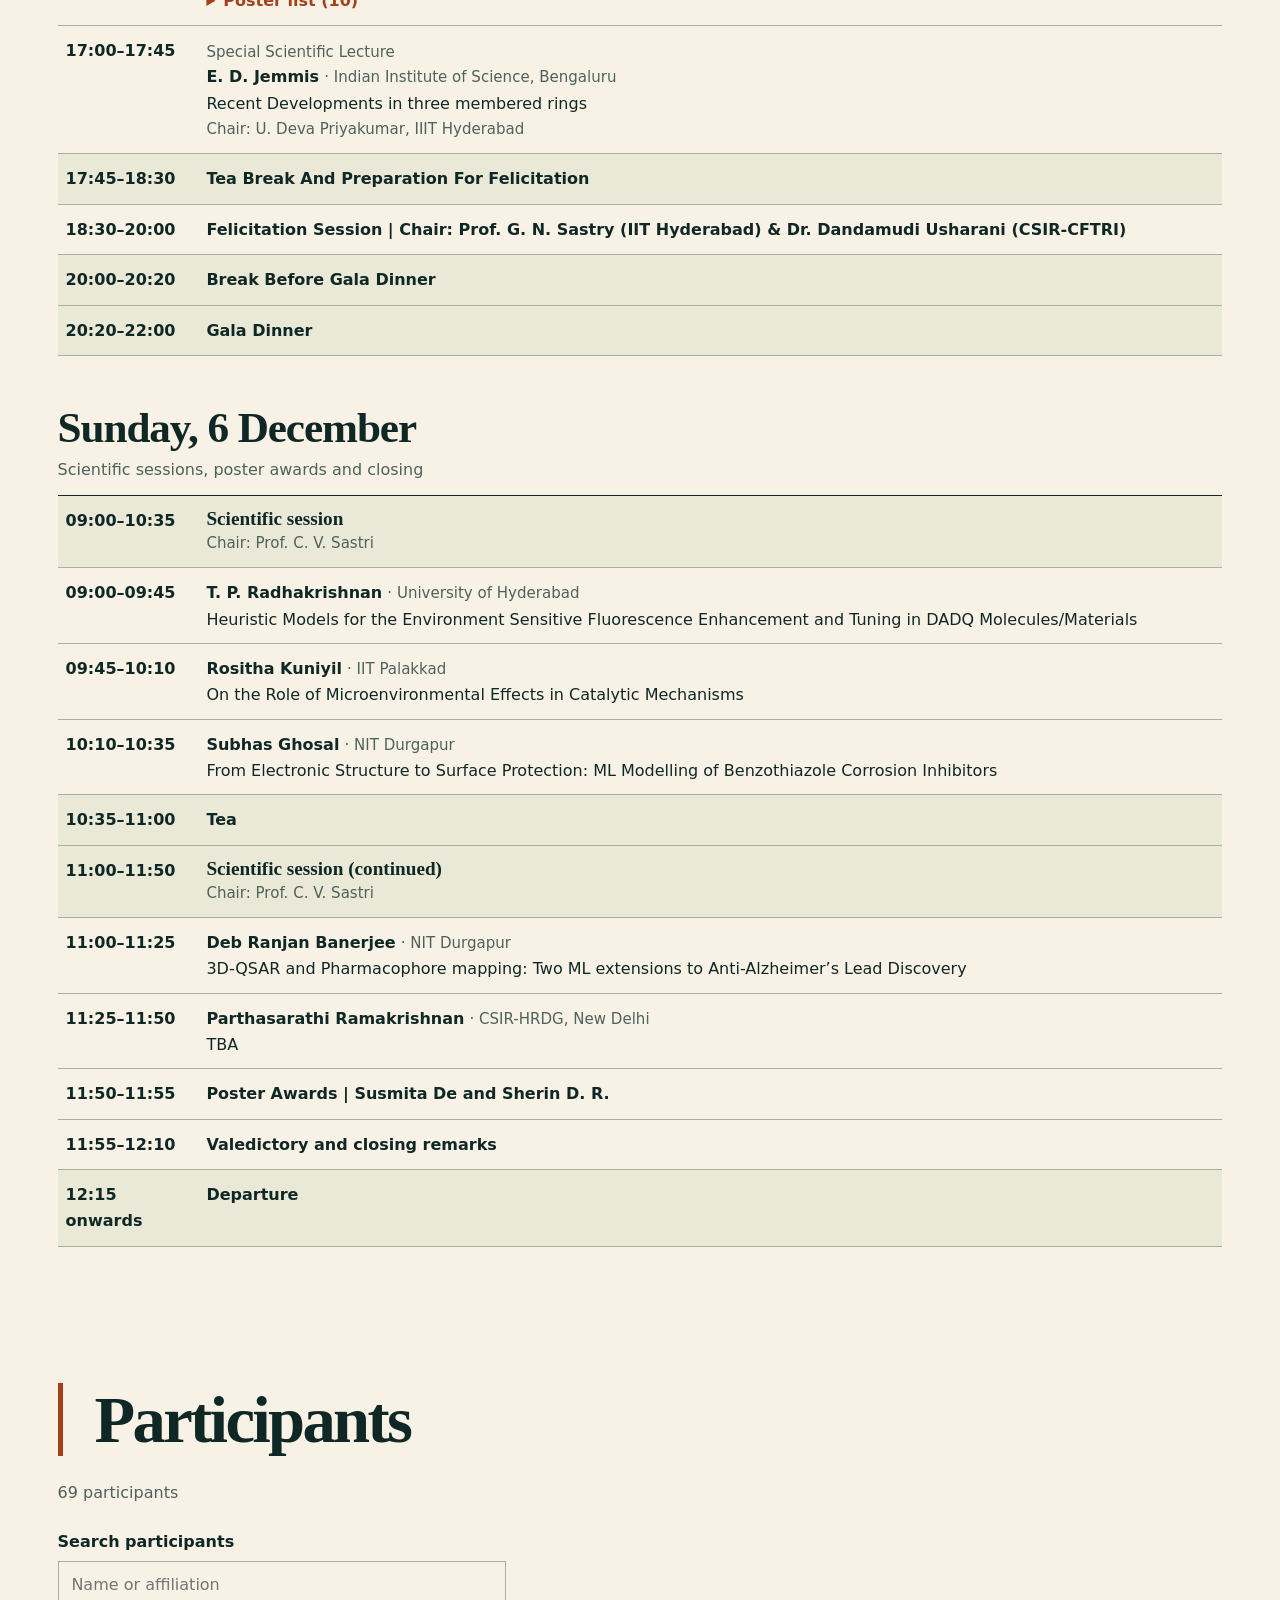
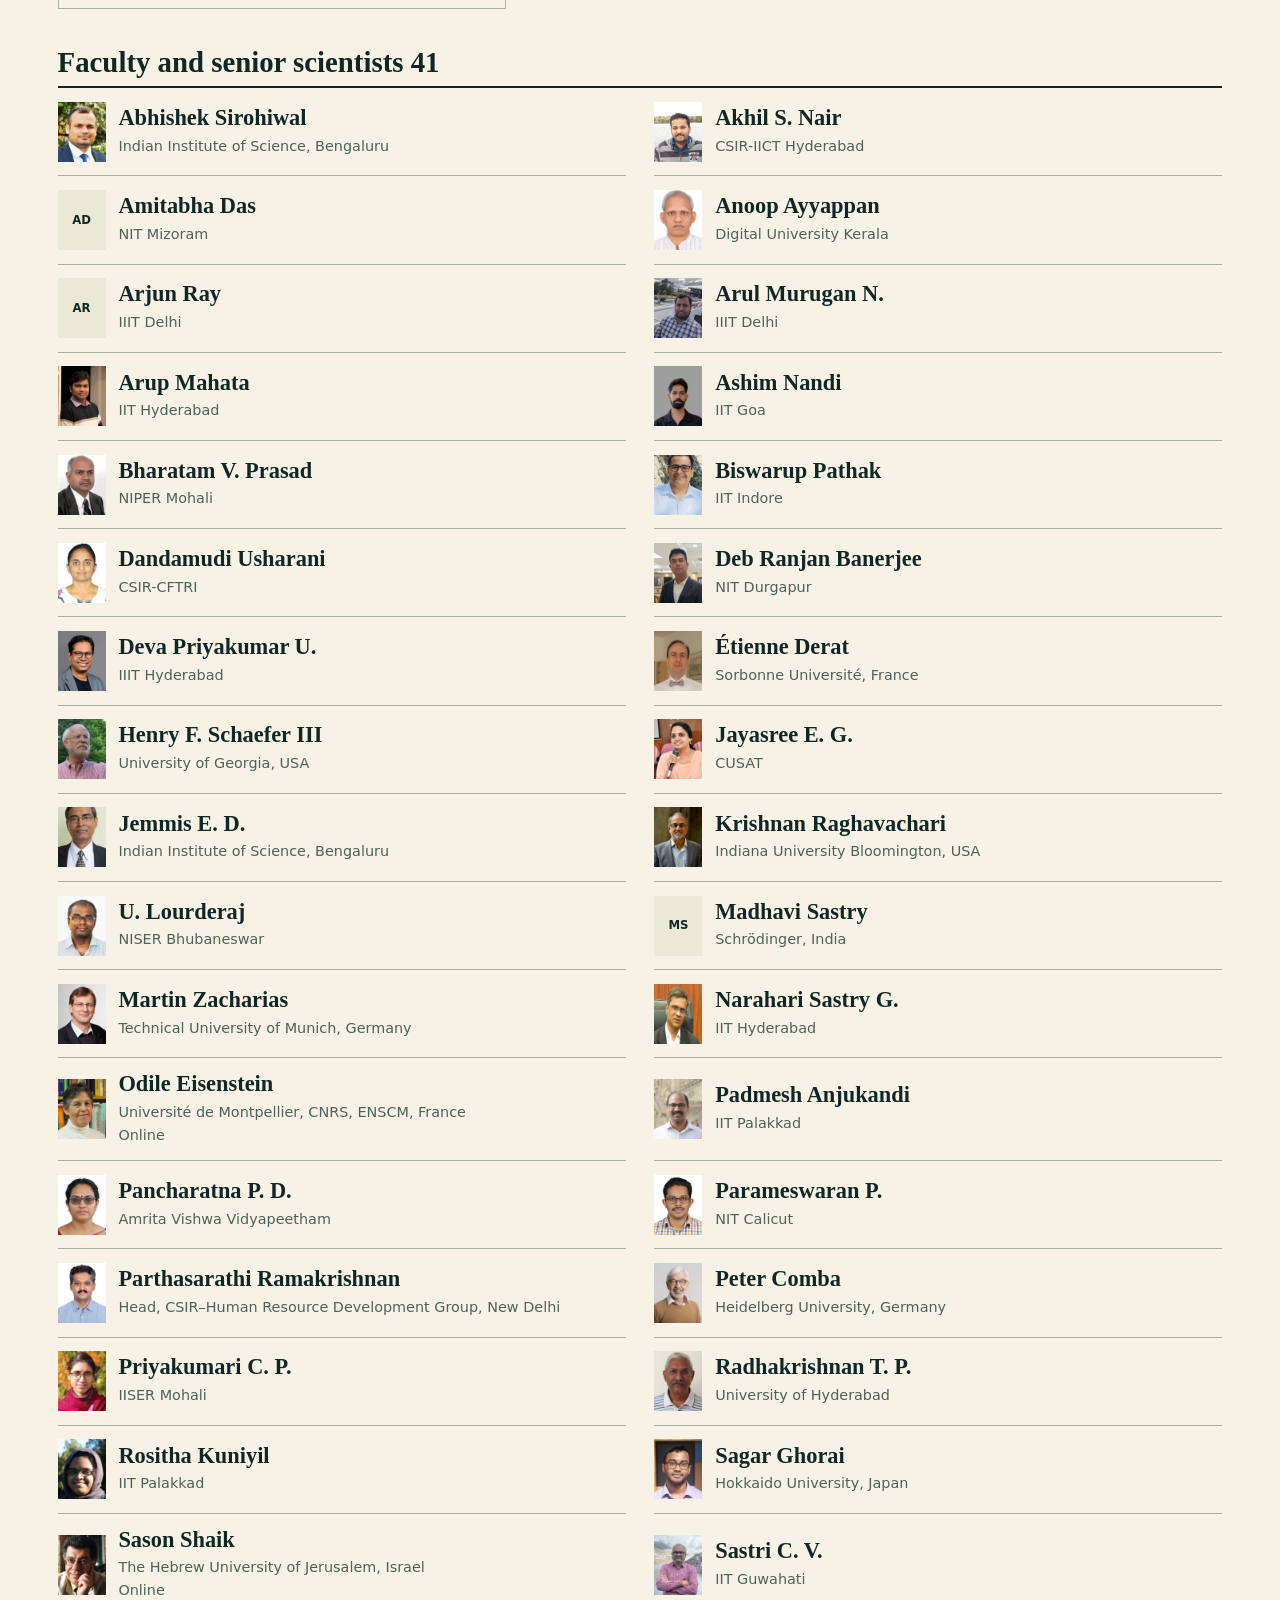
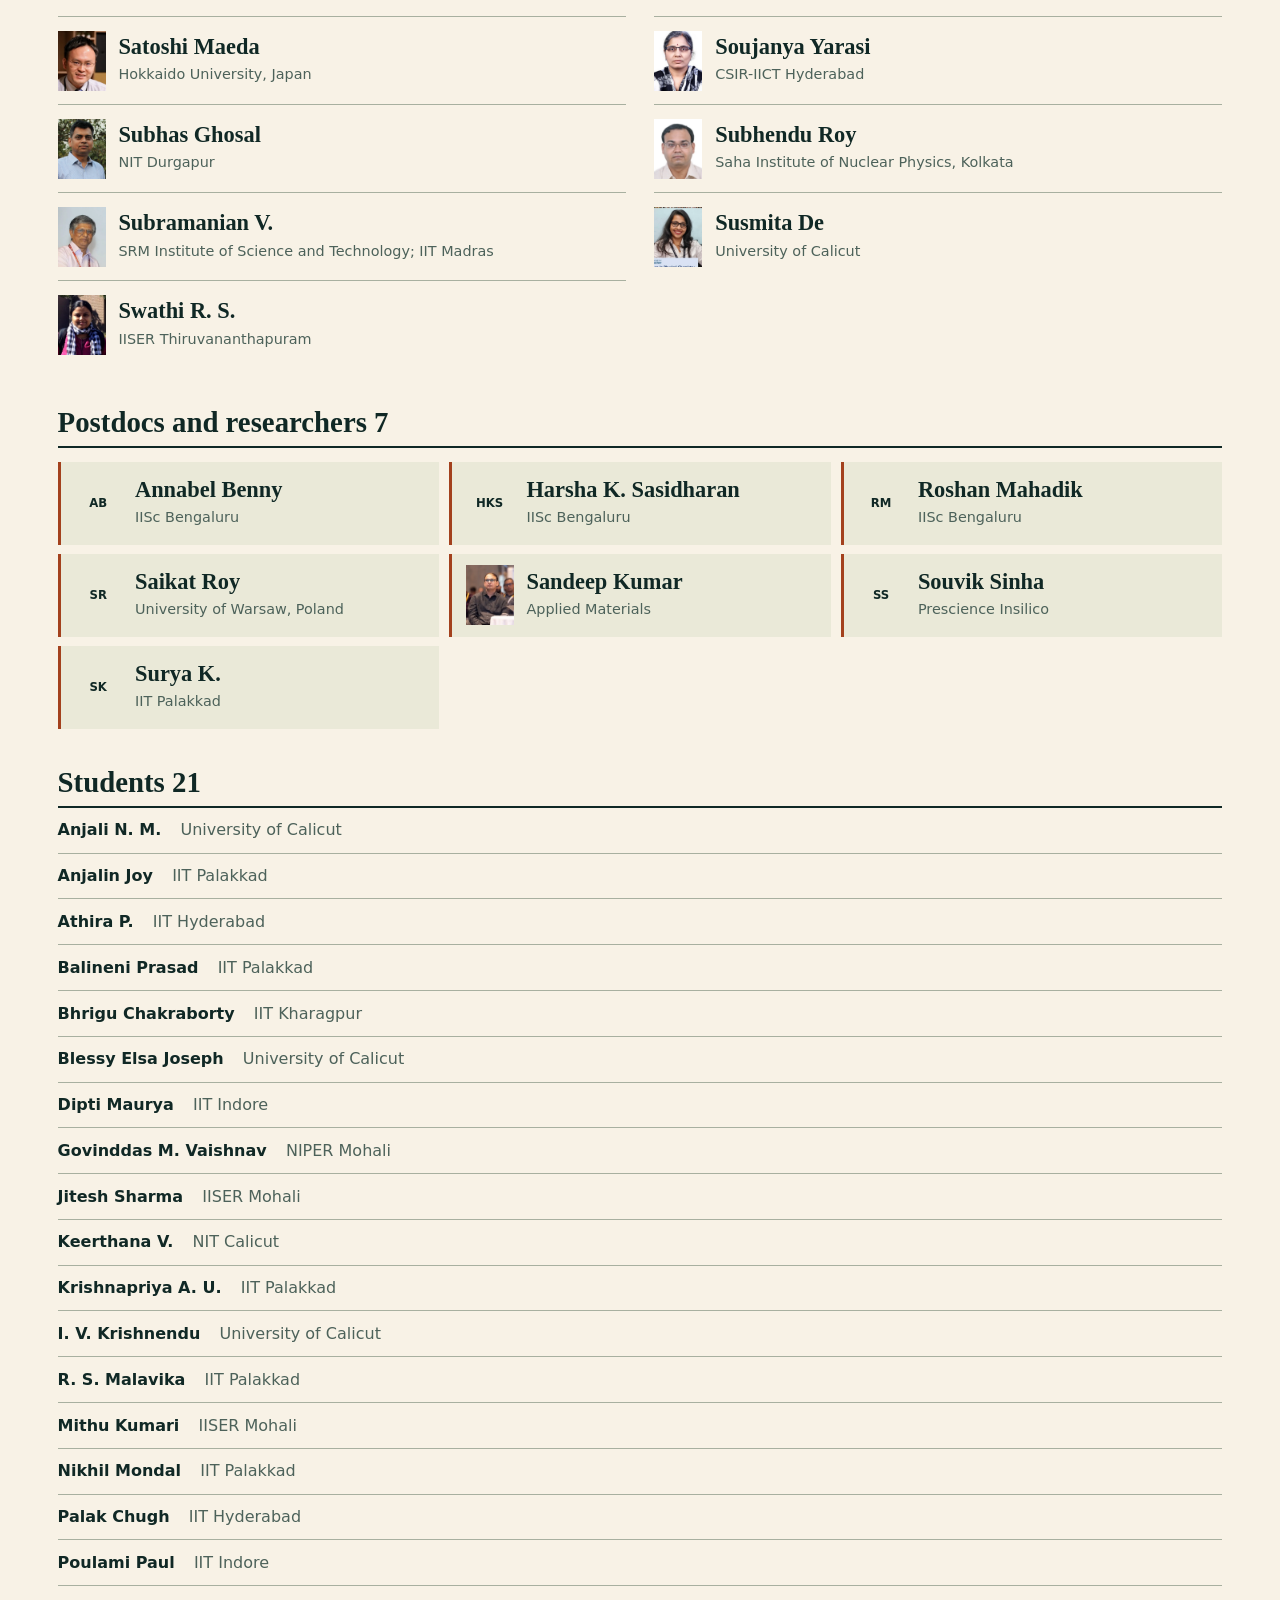
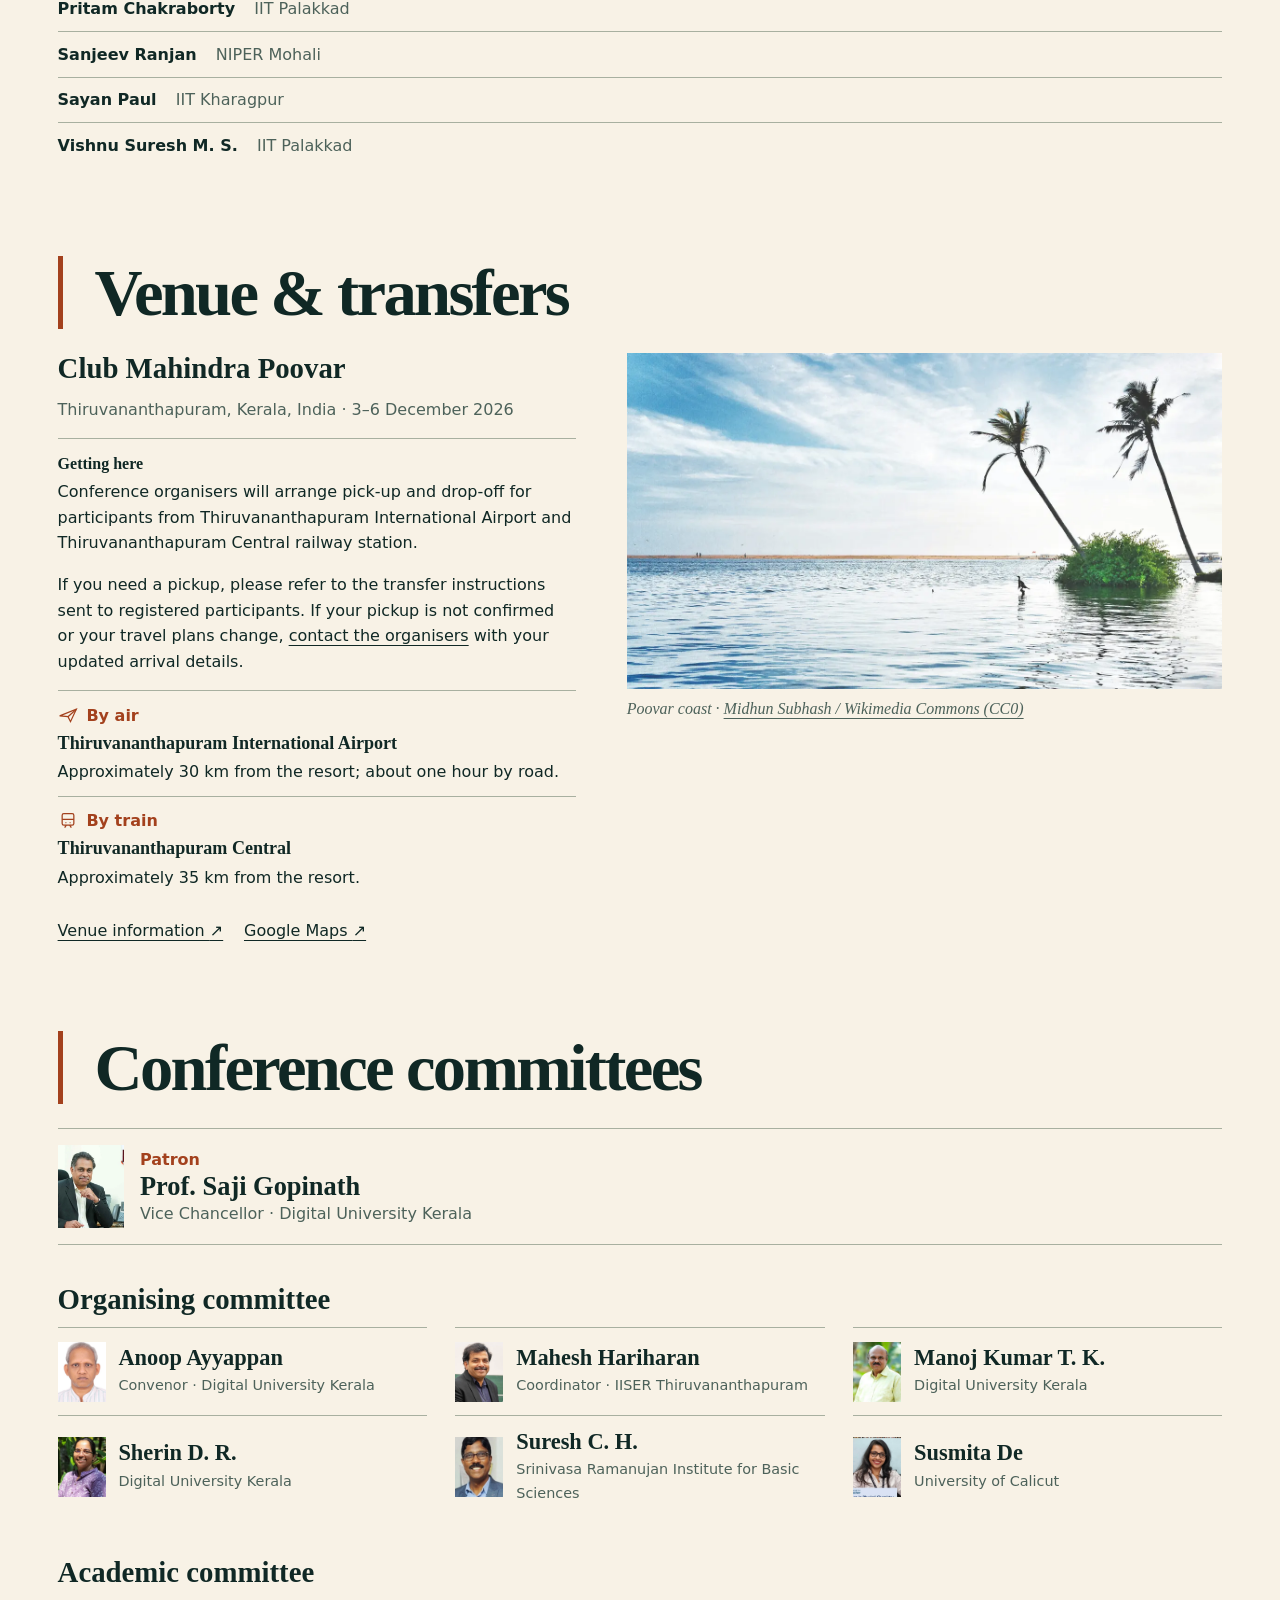
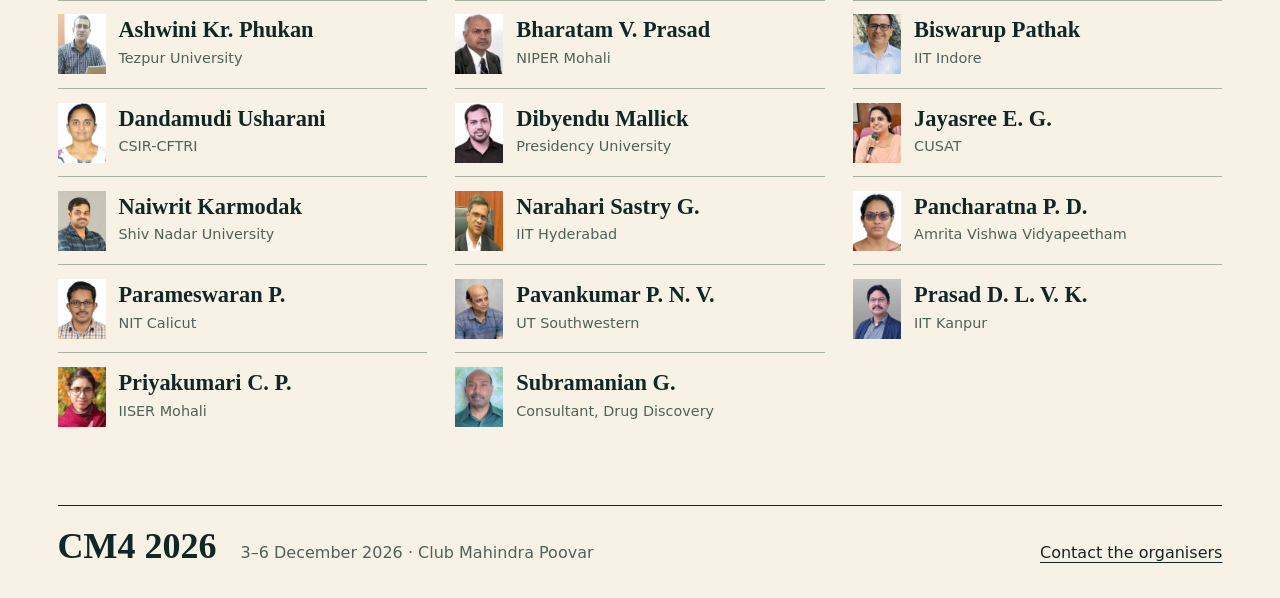
<file: committees/index.html>
<!doctype html>
<html lang="en"><head><meta charset="utf-8"><title>Committees | CM4 2026</title><meta name="robots" content="noindex"><link rel="canonical" href="https://www.cm4-2026.org/"><script>location.replace('/'+(location.hash||'#committees'))</script><meta http-equiv="refresh" content="0; url=/#committees"></head><body><p><a href="/#committees">Continue to Committees on the CM4 2026 website</a>.</p></body></html>
</file>
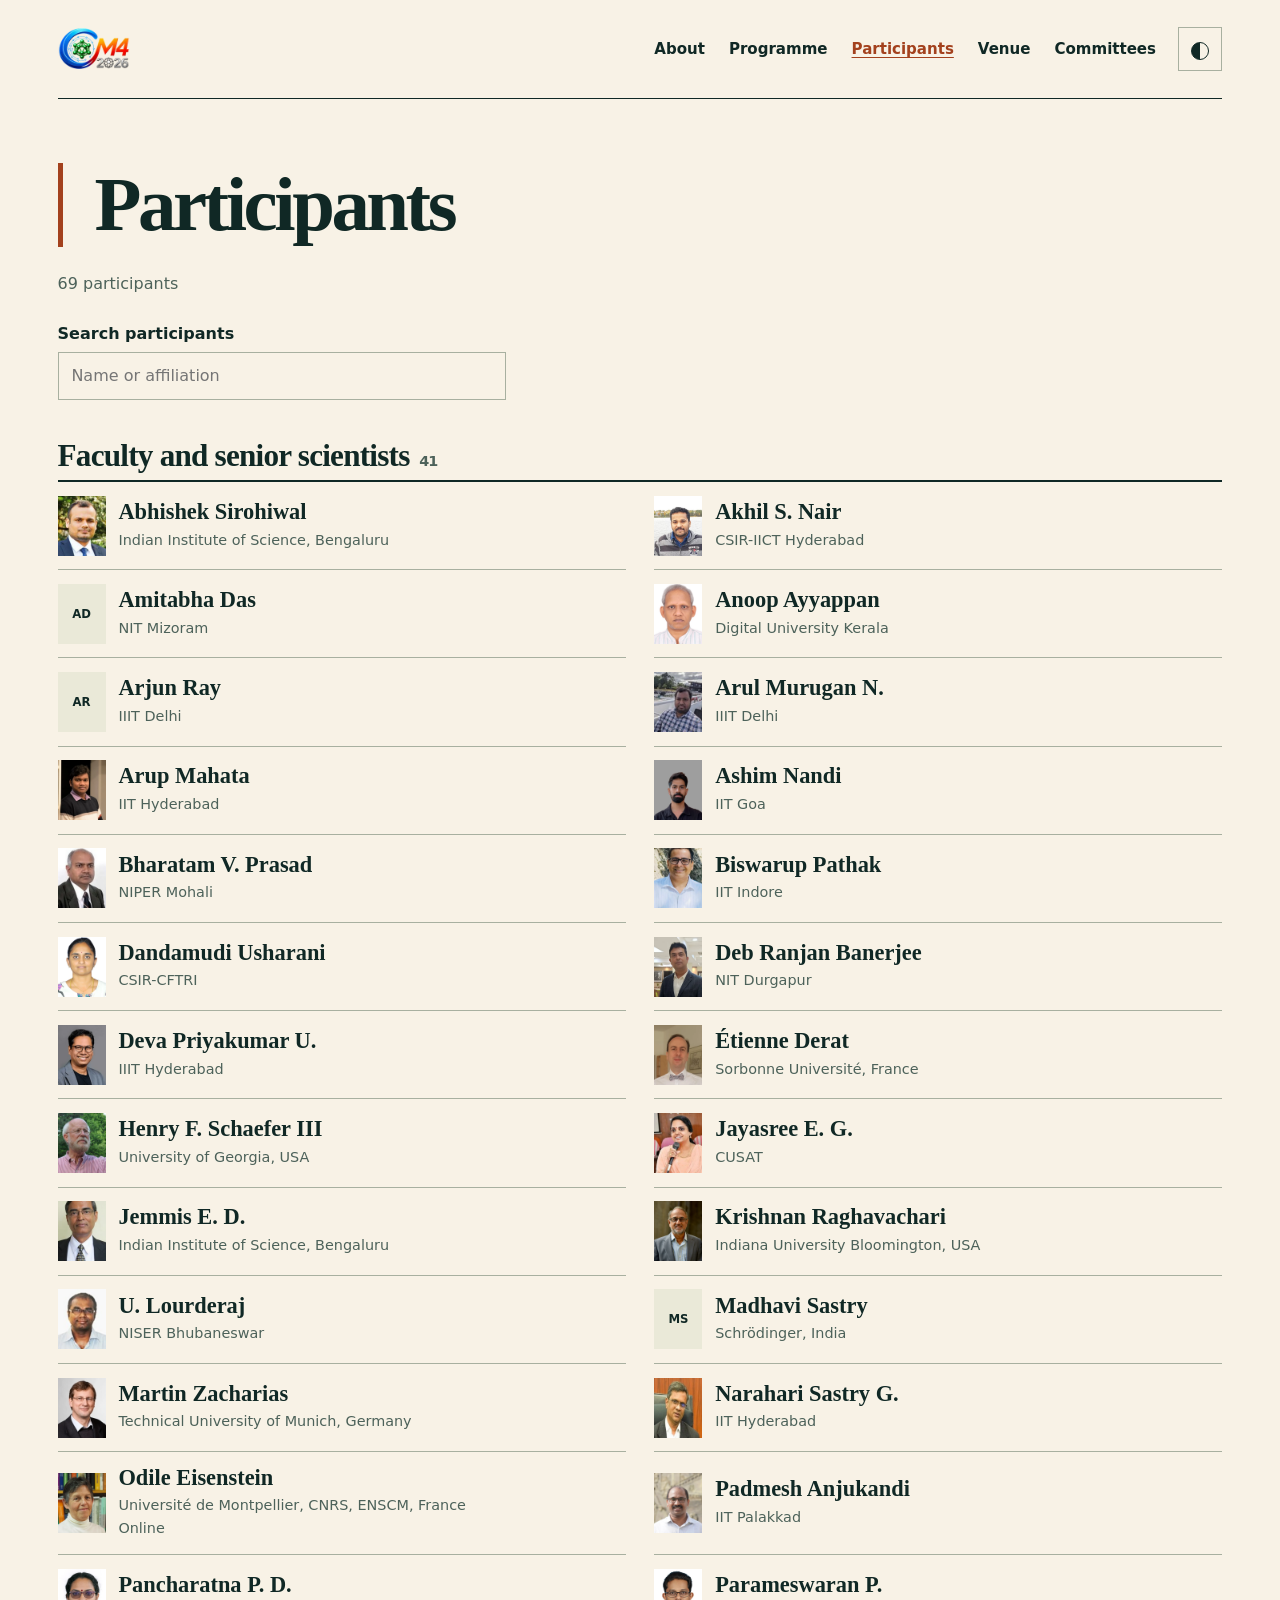
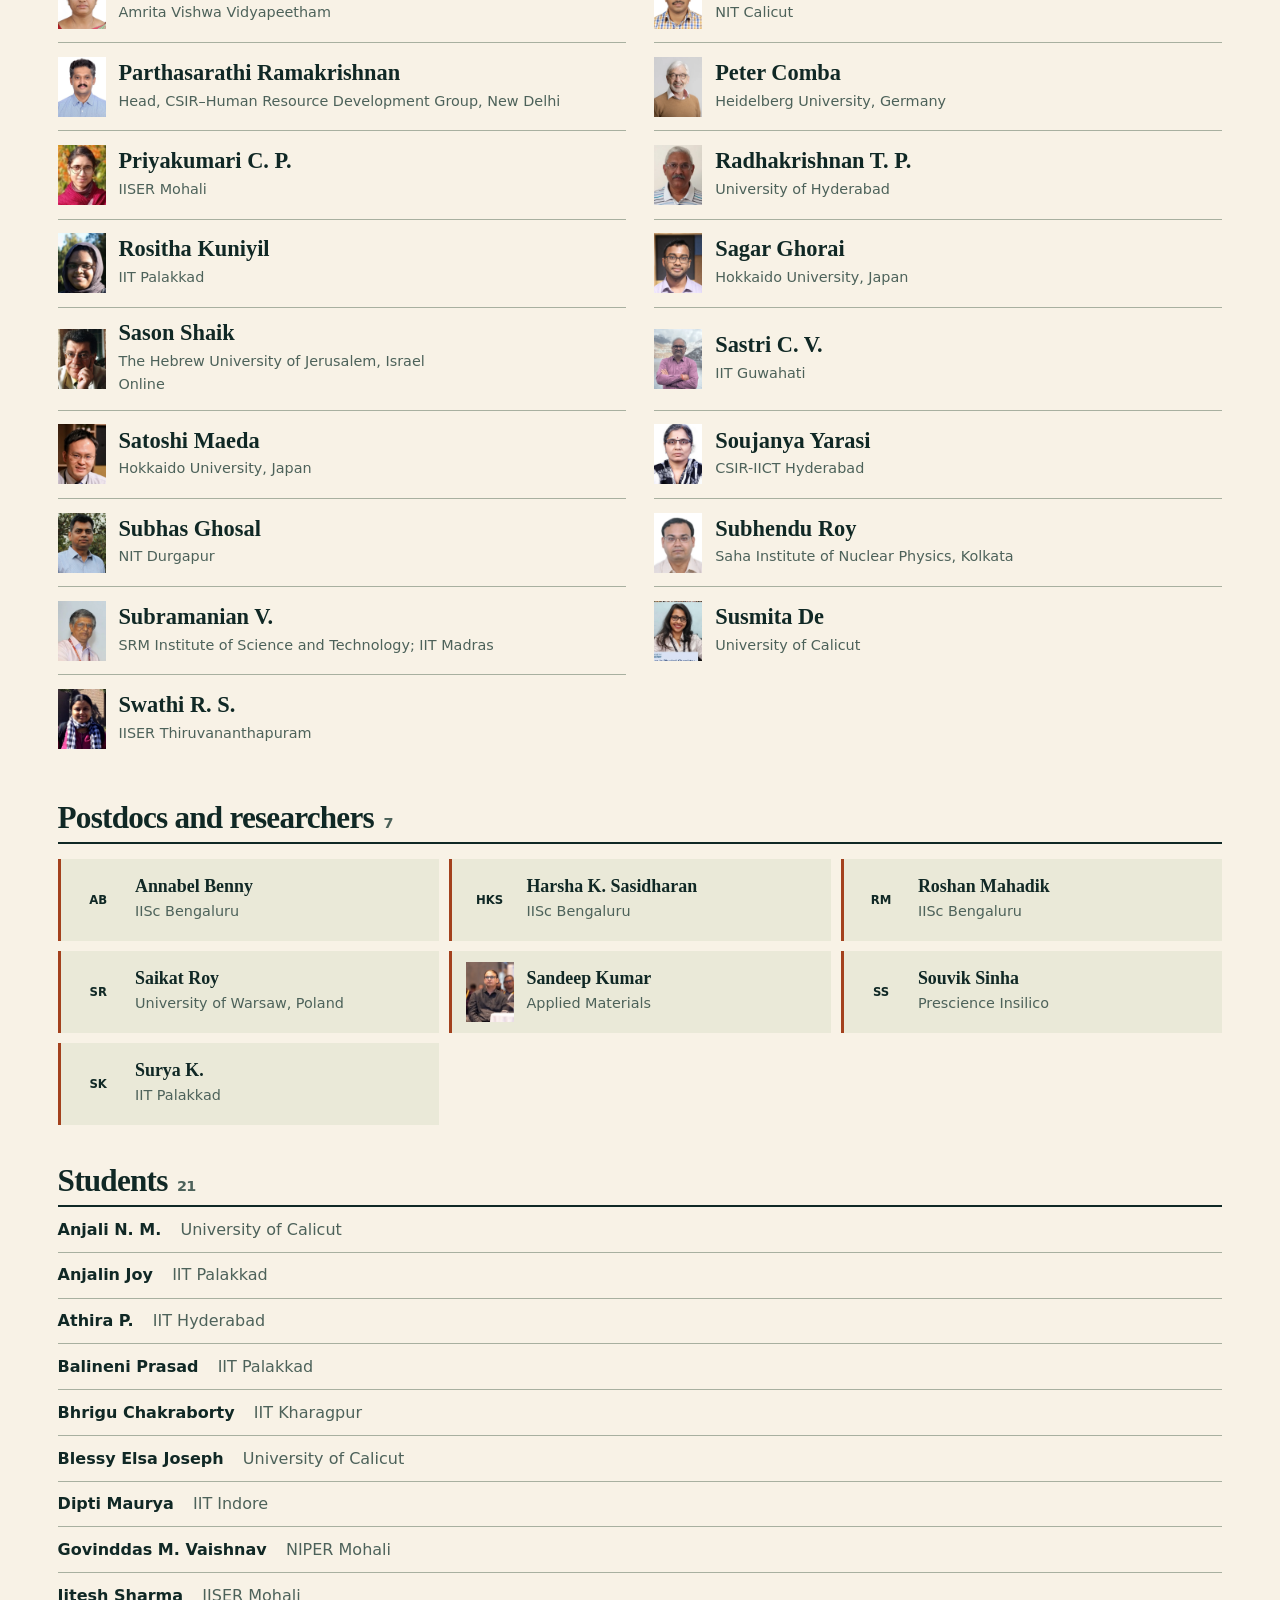
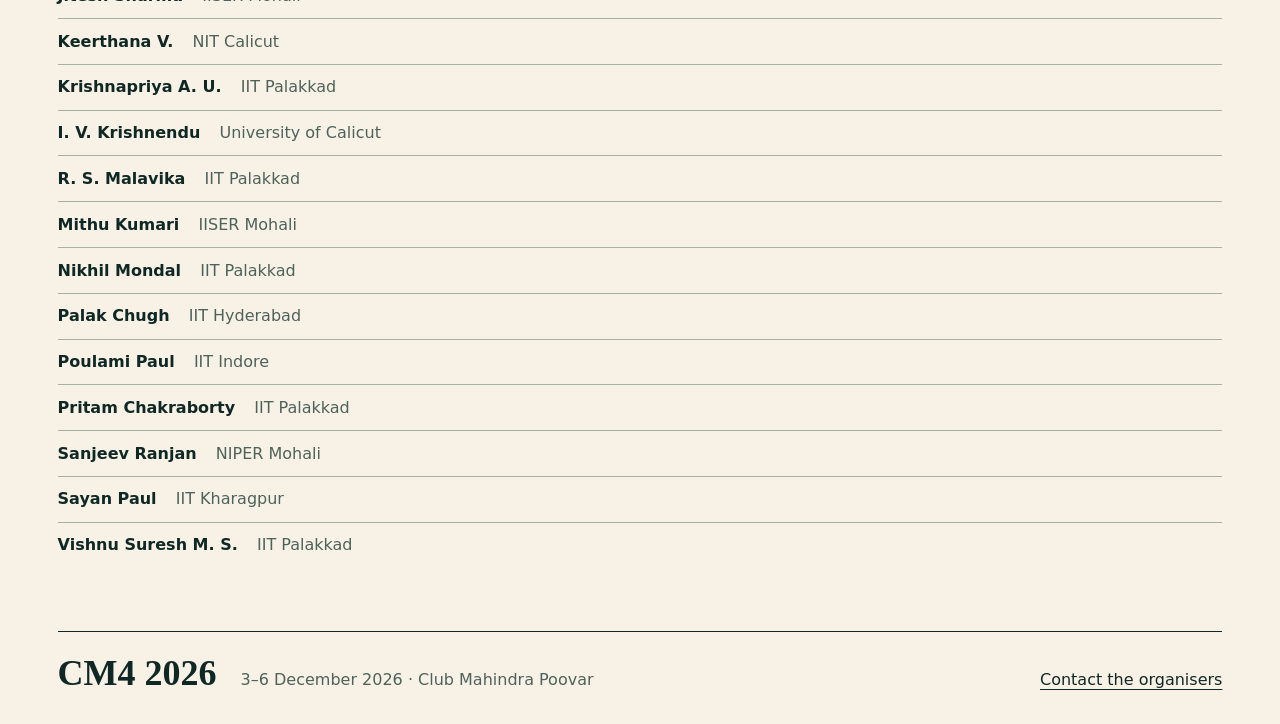
<file: participants/index.html>
<!doctype html>
<html lang="en"><head><meta charset="utf-8"><meta name="viewport" content="width=device-width, initial-scale=1"><meta name="description" content="Participants of the CM4 2026 conference at Club Mahindra Poovar."><title>Participants | CM4 2026</title><link rel="canonical" href="https://www.cm4-2026.org/participants/"><link rel="icon" href="/logo.webp"><script>try{document.documentElement.dataset.theme=localStorage.getItem('cm4-theme')||(matchMedia('(prefers-color-scheme: dark)').matches?'dark':'light')}catch{}</script><link rel="stylesheet" href="/editorial.css?v=20261128-homepage"><script src="/editorial.js?v=20261128-5" defer></script></head><body><a class="skip-link" href="#main">Skip to content</a><header class="masthead"><a class="brand" href="/" aria-label="CM4 2026 homepage"><img src="/logo.svg" alt="CM4 2026" width="180" height="180"></a><nav aria-label="Primary navigation"><a href="/#about">About</a><a href="/programme/">Programme</a><a href="/participants/" aria-current="page">Participants</a><a href="/#venue">Venue</a><a href="/#committees">Committees</a></nav><button type="button" class="edition-theme" data-theme-toggle aria-label="Switch colour theme" hidden><span aria-hidden="true">◐</span></button></header><main class="edition-main" id="main"><div class="edition-title"><h1>Participants</h1></div><!-- GENERATED: PARTICIPANT_DIRECTORY_START -->
  <p class="section-note">69 participants</p>
  <div class="directory-search" hidden><label for="people-search">Search participants</label><input id="people-search" type="search" placeholder="Name or affiliation"><p id="people-results" role="status"></p></div>
  <section class="participant-group" aria-labelledby="group-faculty"><h2 id="group-faculty">Faculty and senior scientists <span>41</span></h2>
  <div class="participant-directory-grid">
    <a class="participant-directory-card" id="a-sirohiwal" href="https://ipc.iisc.ac.in/as.php" target="_blank" rel="noopener noreferrer"><span class="participant-directory-portrait"><span class="person-mark" aria-hidden="true">AS</span><img src="/assets/people/a-sirohiwal.webp" alt="Abhishek Sirohiwal" loading="lazy" decoding="async" width="480" height="600"></span><div class="participant-directory-copy"><h3>Abhishek Sirohiwal</h3><p>Indian Institute of Science, Bengaluru</p></div><span class="profile-arrow" aria-hidden="true">↗</span></a>
    <a class="participant-directory-card" id="akhil-s-nair" href="https://www.nomad-laboratory.de/sugathan_nair" target="_blank" rel="noopener noreferrer"><span class="participant-directory-portrait"><span class="person-mark" aria-hidden="true">ASN</span><img src="/assets/people/akhil-s-nair.png" alt="Akhil S. Nair" loading="lazy" decoding="async" width="480" height="600"></span><div class="participant-directory-copy"><h3>Akhil S. Nair</h3><p>CSIR-IICT Hyderabad</p></div><span class="profile-arrow" aria-hidden="true">↗</span></a>
    <article class="participant-directory-card" id="amitabha-das"><span class="participant-directory-portrait"><span class="person-mark" aria-hidden="true">AD</span></span><div class="participant-directory-copy"><h3>Amitabha Das</h3><p>NIT Mizoram</p></div></article>
    <a class="participant-directory-card" id="anoop-ayyappan" href="https://duk.ac.in/personnel/anoop-ayyappan/" target="_blank" rel="noopener noreferrer"><span class="participant-directory-portrait"><span class="person-mark" aria-hidden="true">AA</span><img src="/assets/people/anoop-ayyappan.webp" alt="Anoop Ayyappan" loading="lazy" decoding="async" width="480" height="600"></span><div class="participant-directory-copy"><h3>Anoop Ayyappan</h3><p>Digital University Kerala</p></div><span class="profile-arrow" aria-hidden="true">↗</span></a>
    <a class="participant-directory-card" id="arjun-ray" href="https://iiitd.ac.in/arjun" target="_blank" rel="noopener noreferrer"><span class="participant-directory-portrait"><span class="person-mark" aria-hidden="true">AR</span></span><div class="participant-directory-copy"><h3>Arjun Ray</h3><p>IIIT Delhi</p></div><span class="profile-arrow" aria-hidden="true">↗</span></a>
    <a class="participant-directory-card" id="arul-murugan-n" href="https://iiitd.ac.in/arulmurugan" target="_blank" rel="noopener noreferrer"><span class="participant-directory-portrait"><span class="person-mark" aria-hidden="true">NAM</span><img src="/assets/people/arul-murugan-n.webp" alt="Arul Murugan N." loading="lazy" decoding="async" width="480" height="600"></span><div class="participant-directory-copy"><h3>Arul Murugan N.</h3><p>IIIT Delhi</p></div><span class="profile-arrow" aria-hidden="true">↗</span></a>
    <a class="participant-directory-card" id="arup-mahata" href="https://iith.ac.in/chy/arup/" target="_blank" rel="noopener noreferrer"><span class="participant-directory-portrait"><span class="person-mark" aria-hidden="true">AM</span><img src="/assets/people/arup-mahata.webp" alt="Arup Mahata" loading="lazy" decoding="async" width="480" height="600"></span><div class="participant-directory-copy"><h3>Arup Mahata</h3><p>IIT Hyderabad</p></div><span class="profile-arrow" aria-hidden="true">↗</span></a>
    <a class="participant-directory-card" id="ashim-nandi" href="https://iitgoa.ac.in/CH-faculty-profile/?exp=CH&amp;uid=ashim" target="_blank" rel="noopener noreferrer"><span class="participant-directory-portrait"><span class="person-mark" aria-hidden="true">AN</span><img src="/assets/people/ashim-nandi.webp" alt="Ashim Nandi" loading="lazy" decoding="async" width="480" height="600"></span><div class="participant-directory-copy"><h3>Ashim Nandi</h3><p>IIT Goa</p></div><span class="profile-arrow" aria-hidden="true">↗</span></a>
    <a class="participant-directory-card" id="bharatam-v-prasad" href="https://www.niper.gov.in/faculty/prof-p-v-bharatam" target="_blank" rel="noopener noreferrer"><span class="participant-directory-portrait"><span class="person-mark" aria-hidden="true">BVP</span><img src="/assets/people/bharatam-v-prasad.webp" alt="Bharatam V. Prasad" loading="lazy" decoding="async" width="480" height="600"></span><div class="participant-directory-copy"><h3>Bharatam V. Prasad</h3><p>NIPER Mohali</p></div><span class="profile-arrow" aria-hidden="true">↗</span></a>
    <a class="participant-directory-card" id="biswarup-pathak" href="https://people.iiti.ac.in/~biswarup/" target="_blank" rel="noopener noreferrer"><span class="participant-directory-portrait"><span class="person-mark" aria-hidden="true">BP</span><img src="/assets/people/biswarup-pathak.webp" alt="Biswarup Pathak" loading="lazy" decoding="async" width="480" height="600"></span><div class="participant-directory-copy"><h3>Biswarup Pathak</h3><p>IIT Indore</p></div><span class="profile-arrow" aria-hidden="true">↗</span></a>
    <a class="participant-directory-card" id="dandamudi-usharani" href="/assets/cv/Usha-CV-2Page.pdf" target="_blank" rel="noopener noreferrer"><span class="participant-directory-portrait"><span class="person-mark" aria-hidden="true">DU</span><img src="/assets/people/dandamudi-usharani.webp" alt="Dandamudi Usharani" loading="lazy" decoding="async" width="480" height="600"></span><div class="participant-directory-copy"><h3>Dandamudi Usharani</h3><p>CSIR-CFTRI</p></div><span class="profile-arrow" aria-hidden="true">↗</span></a>
    <a class="participant-directory-card" id="deb-ranjan-banerjee" href="https://nitdgp.ac.in/department/chemistry/faculty-5/deb-ranjan-banerjee" target="_blank" rel="noopener noreferrer"><span class="participant-directory-portrait"><span class="person-mark" aria-hidden="true">DB</span><img src="/assets/people/deb-ranjan-banerjee.webp" alt="Deb Ranjan Banerjee" loading="lazy" decoding="async" width="480" height="600"></span><div class="participant-directory-copy"><h3>Deb Ranjan Banerjee</h3><p>NIT Durgapur</p></div><span class="profile-arrow" aria-hidden="true">↗</span></a>
    <a class="participant-directory-card" id="u-deva-priyakumar" href="https://www.iiit.ac.in/faculty/deva-priyakumar-u/" target="_blank" rel="noopener noreferrer"><span class="participant-directory-portrait"><span class="person-mark" aria-hidden="true">UDP</span><img src="/assets/people/u-deva-priyakumar.webp" alt="Deva Priyakumar U." loading="lazy" decoding="async" width="480" height="600"></span><div class="participant-directory-copy"><h3>Deva Priyakumar U.</h3><p>IIIT Hyderabad</p></div><span class="profile-arrow" aria-hidden="true">↗</span></a>
    <a class="participant-directory-card" id="etienne-derat" href="https://ipcm.fr/en/en-research/en-presentation-maco-group/en-maco-group-members/en-etienne-derat/" target="_blank" rel="noopener noreferrer"><span class="participant-directory-portrait"><span class="person-mark" aria-hidden="true">ÉD</span><img src="/assets/people/etienne-derat.webp" alt="Étienne Derat" loading="lazy" decoding="async" width="480" height="600"></span><div class="participant-directory-copy"><h3>Étienne Derat</h3><p>Sorbonne Université, France</p></div><span class="profile-arrow" aria-hidden="true">↗</span></a>
    <a class="participant-directory-card" id="henry-f-schaefer-iii" href="https://www.chem.uga.edu/directory/people/henry-schaefer" target="_blank" rel="noopener noreferrer"><span class="participant-directory-portrait"><span class="person-mark" aria-hidden="true">HS</span><img src="/assets/people/henry-f-schaefer-iii.webp" alt="Henry F. Schaefer III" loading="lazy" decoding="async" width="480" height="600"></span><div class="participant-directory-copy"><h3>Henry F. Schaefer III</h3><p>University of Georgia, USA</p></div><span class="profile-arrow" aria-hidden="true">↗</span></a>
    <a class="participant-directory-card" id="jayasree-eg" href="https://iqac.cusat.ac.in/Web/profile_view/501/Prof.Dr.ELAMBALASSERYGJAYASREE" target="_blank" rel="noopener noreferrer"><span class="participant-directory-portrait"><span class="person-mark" aria-hidden="true">JG</span><img src="/assets/people/jayasree-eg.webp" alt="Jayasree E. G." loading="lazy" decoding="async" width="480" height="600"></span><div class="participant-directory-copy"><h3>Jayasree E. G.</h3><p>CUSAT</p></div><span class="profile-arrow" aria-hidden="true">↗</span></a>
    <a class="participant-directory-card" id="ed-jemmis" href="https://ipc.iisc.ac.in/edj.php" target="_blank" rel="noopener noreferrer"><span class="participant-directory-portrait"><span class="person-mark" aria-hidden="true">EDJ</span><img src="/assets/people/ed-jemmis.webp" alt="Jemmis E. D." loading="lazy" decoding="async" width="480" height="600"></span><div class="participant-directory-copy"><h3>Jemmis E. D.</h3><p>Indian Institute of Science, Bengaluru</p></div><span class="profile-arrow" aria-hidden="true">↗</span></a>
    <a class="participant-directory-card" id="krishnan-raghavachari" href="https://www.chem.indiana.edu/faculty/krishnan-raghavachari/" target="_blank" rel="noopener noreferrer"><span class="participant-directory-portrait"><span class="person-mark" aria-hidden="true">KR</span><img src="/assets/people/krishnan-raghavachari.webp" alt="Krishnan Raghavachari" loading="lazy" decoding="async" width="480" height="600"></span><div class="participant-directory-copy"><h3>Krishnan Raghavachari</h3><p>Indiana University Bloomington, USA</p></div><span class="profile-arrow" aria-hidden="true">↗</span></a>
    <a class="participant-directory-card" id="u-lourderaj" href="https://www.niser.ac.in/profile/u.lourderaj" target="_blank" rel="noopener noreferrer"><span class="participant-directory-portrait"><span class="person-mark" aria-hidden="true">UL</span><img src="/assets/people/upakarasamy-lourderaj.webp" alt="U. Lourderaj" loading="lazy" decoding="async" width="480" height="600"></span><div class="participant-directory-copy"><h3>U. Lourderaj</h3><p>NISER Bhubaneswar</p></div><span class="profile-arrow" aria-hidden="true">↗</span></a>
    <article class="participant-directory-card" id="madhavi-sastry"><span class="participant-directory-portrait"><span class="person-mark" aria-hidden="true">MS</span></span><div class="participant-directory-copy"><h3>Madhavi Sastry</h3><p>Schrödinger, India</p></div></article>
    <a class="participant-directory-card" id="martin-zacharias" href="https://www.bio.nat.tum.de/en/t38/people/head-of-the-group/" target="_blank" rel="noopener noreferrer"><span class="participant-directory-portrait"><span class="person-mark" aria-hidden="true">MZ</span><img src="/assets/people/martin-zacharias.webp" alt="Martin Zacharias" loading="lazy" decoding="async" width="480" height="600"></span><div class="participant-directory-copy"><h3>Martin Zacharias</h3><p>Technical University of Munich, Germany</p></div><span class="profile-arrow" aria-hidden="true">↗</span></a>
    <a class="participant-directory-card" id="g-narahari-sastry" href="https://iith.ac.in/bt/gnsastry/" target="_blank" rel="noopener noreferrer"><span class="participant-directory-portrait"><span class="person-mark" aria-hidden="true">GNS</span><img src="/assets/people/g-narahari-sastry.webp" alt="Narahari Sastry G." loading="lazy" decoding="async" width="480" height="600"></span><div class="participant-directory-copy"><h3>Narahari Sastry G.</h3><p>IIT Hyderabad</p></div><span class="profile-arrow" aria-hidden="true">↗</span></a>
    <a class="participant-directory-card" id="odile-eisenstein" href="https://www.icgm.fr/en/odile-eisenstein-2/" target="_blank" rel="noopener noreferrer"><span class="participant-directory-portrait"><span class="person-mark" aria-hidden="true">OE</span><img src="/assets/people/odile-eisenstein.webp" alt="Odile Eisenstein" loading="lazy" decoding="async" width="480" height="600"></span><div class="participant-directory-copy"><h3>Odile Eisenstein</h3><p>Université de Montpellier, CNRS, ENSCM, France</p><p>Online</p></div><span class="profile-arrow" aria-hidden="true">↗</span></a>
    <a class="participant-directory-card" id="padmesh-anjukandi" href="https://iitpkd.ac.in/people/padmesh" target="_blank" rel="noopener noreferrer"><span class="participant-directory-portrait"><span class="person-mark" aria-hidden="true">PA</span><img src="/assets/people/padmesh-anjukandi.webp" alt="Padmesh Anjukandi" loading="lazy" decoding="async" width="480" height="600"></span><div class="participant-directory-copy"><h3>Padmesh Anjukandi</h3><p>IIT Palakkad</p></div><span class="profile-arrow" aria-hidden="true">↗</span></a>
    <a class="participant-directory-card" id="pancharatna-pd" href="https://www.amrita.edu/faculty/pattath-d-pancharatna/" target="_blank" rel="noopener noreferrer"><span class="participant-directory-portrait"><span class="person-mark" aria-hidden="true">PPD</span><img src="/assets/people/pancharatna-pd.webp" alt="Pancharatna P. D." loading="lazy" decoding="async" width="480" height="600"></span><div class="participant-directory-copy"><h3>Pancharatna P. D.</h3><p>Amrita Vishwa Vidyapeetham</p></div><span class="profile-arrow" aria-hidden="true">↗</span></a>
    <a class="participant-directory-card" id="p-parameswaran" href="https://nitc.ac.in/multidiscilplinary-centres/centre-for-qa-and-enhancement/faculty-and-staff/faculty/302f4080-a1ac-4ff3-9ebe-98a3424edbd3" target="_blank" rel="noopener noreferrer"><span class="participant-directory-portrait"><span class="person-mark" aria-hidden="true">PP</span><img src="/assets/people/p-parameswaran.webp" alt="Parameswaran P." loading="lazy" decoding="async" width="480" height="600"></span><div class="participant-directory-copy"><h3>Parameswaran P.</h3><p>NIT Calicut</p></div><span class="profile-arrow" aria-hidden="true">↗</span></a>
    <a class="participant-directory-card" id="parthasarathi-ramakrishnan" href="https://csirhrdg.res.in/Home/Index/1/InPage/62/1" target="_blank" rel="noopener noreferrer"><span class="participant-directory-portrait"><span class="person-mark" aria-hidden="true">PR</span><img src="/assets/people/parthasarathi-ramakrishnan.webp" alt="Parthasarathi Ramakrishnan" loading="lazy" decoding="async" width="480" height="600"></span><div class="participant-directory-copy"><h3>Parthasarathi Ramakrishnan</h3><p>Head, CSIR–Human Resource Development Group, New Delhi</p></div><span class="profile-arrow" aria-hidden="true">↗</span></a>
    <a class="participant-directory-card" id="peter-comba" href="https://www.uni-heidelberg.de/fakultaeten/chemgeo/aci/comba/comba.html" target="_blank" rel="noopener noreferrer"><span class="participant-directory-portrait"><span class="person-mark" aria-hidden="true">PC</span><img src="/assets/people/peter-comba.webp" alt="Peter Comba" loading="lazy" decoding="async" width="480" height="600"></span><div class="participant-directory-copy"><h3>Peter Comba</h3><p>Heidelberg University, Germany</p></div><span class="profile-arrow" aria-hidden="true">↗</span></a>
    <a class="participant-directory-card" id="priyakumari-cp" href="https://web.iisermohali.ac.in/dept/dcs/index.php/faculty-and-staff/faculty-cpp" target="_blank" rel="noopener noreferrer"><span class="participant-directory-portrait"><span class="person-mark" aria-hidden="true">PCP</span><img src="/assets/people/priyakumari-cp.webp" alt="Priyakumari C. P." loading="lazy" decoding="async" width="480" height="600"></span><div class="participant-directory-copy"><h3>Priyakumari C. P.</h3><p>IISER Mohali</p></div><span class="profile-arrow" aria-hidden="true">↗</span></a>
    <a class="participant-directory-card" id="radhakrishnan-tp" href="https://chemistry.uohyd.ac.in/~tpr/" target="_blank" rel="noopener noreferrer"><span class="participant-directory-portrait"><span class="person-mark" aria-hidden="true">TPR</span><img src="/assets/people/radhakrishnan-tp.webp" alt="Radhakrishnan T. P." loading="lazy" decoding="async" width="480" height="600"></span><div class="participant-directory-copy"><h3>Radhakrishnan T. P.</h3><p>University of Hyderabad</p></div><span class="profile-arrow" aria-hidden="true">↗</span></a>
    <a class="participant-directory-card" id="rositha-kuniyil" href="https://iitpkd.ac.in/people/rosithak" target="_blank" rel="noopener noreferrer"><span class="participant-directory-portrait"><span class="person-mark" aria-hidden="true">RK</span><img src="/assets/people/rositha-kuniyil.webp" alt="Rositha Kuniyil" loading="lazy" decoding="async" width="480" height="600"></span><div class="participant-directory-copy"><h3>Rositha Kuniyil</h3><p>IIT Palakkad</p></div><span class="profile-arrow" aria-hidden="true">↗</span></a>
    <a class="participant-directory-card" id="sagar-ghorai" href="https://www.icredd.hokudai.ac.jp/ghorai-sagar" target="_blank" rel="noopener noreferrer"><span class="participant-directory-portrait"><span class="person-mark" aria-hidden="true">SG</span><img src="/assets/people/sagar-ghorai.webp" alt="Sagar Ghorai" loading="lazy" decoding="async" width="480" height="600"></span><div class="participant-directory-copy"><h3>Sagar Ghorai</h3><p>Hokkaido University, Japan</p></div><span class="profile-arrow" aria-hidden="true">↗</span></a>
    <a class="participant-directory-card" id="sason-shaik" href="https://chemistry.huji.ac.il/people/sason-s-shaik" target="_blank" rel="noopener noreferrer"><span class="participant-directory-portrait"><span class="person-mark" aria-hidden="true">SS</span><img src="/assets/people/sason-shaik.webp" alt="Sason Shaik" loading="lazy" decoding="async" width="480" height="600"></span><div class="participant-directory-copy"><h3>Sason Shaik</h3><p>The Hebrew University of Jerusalem, Israel</p><p>Online</p></div><span class="profile-arrow" aria-hidden="true">↗</span></a>
    <a class="participant-directory-card" id="cv-sastri" href="https://www.iitg.ac.in/sastricv/" target="_blank" rel="noopener noreferrer"><span class="participant-directory-portrait"><span class="person-mark" aria-hidden="true">CVS</span><img src="/assets/people/sastri-cv-20260903.webp" alt="Sastri C. V." loading="lazy" decoding="async" width="480" height="600"></span><div class="participant-directory-copy"><h3>Sastri C. V.</h3><p>IIT Guwahati</p></div><span class="profile-arrow" aria-hidden="true">↗</span></a>
    <a class="participant-directory-card" id="satoshi-maeda" href="https://www.icredd.hokudai.ac.jp/maeda-satoshi" target="_blank" rel="noopener noreferrer"><span class="participant-directory-portrait"><span class="person-mark" aria-hidden="true">SM</span><img src="/assets/people/satoshi-maeda.webp" alt="Satoshi Maeda" loading="lazy" decoding="async" width="480" height="600"></span><div class="participant-directory-copy"><h3>Satoshi Maeda</h3><p>Hokkaido University, Japan</p></div><span class="profile-arrow" aria-hidden="true">↗</span></a>
    <article class="participant-directory-card" id="soujanya-yarasi"><span class="participant-directory-portrait"><span class="person-mark" aria-hidden="true">SY</span><img src="/assets/people/soujanya-yarasi.webp" alt="Soujanya Yarasi" loading="lazy" decoding="async" width="480" height="600"></span><div class="participant-directory-copy"><h3>Soujanya Yarasi</h3><p>CSIR-IICT Hyderabad</p></div></article>
    <a class="participant-directory-card" id="subhas-ghosal" href="https://nitdgp.ac.in/department/chemistry/faculty-5/subhas-ghosal" target="_blank" rel="noopener noreferrer"><span class="participant-directory-portrait"><span class="person-mark" aria-hidden="true">SG</span><img src="/assets/people/subhas-ghosal.webp" alt="Subhas Ghosal" loading="lazy" decoding="async" width="480" height="600"></span><div class="participant-directory-copy"><h3>Subhas Ghosal</h3><p>NIT Durgapur</p></div><span class="profile-arrow" aria-hidden="true">↗</span></a>
    <a class="participant-directory-card" id="subhendu-roy" href="https://www.saha.ac.in/web/cmbd-personal-page?mid=1063&amp;tab=tab3" target="_blank" rel="noopener noreferrer"><span class="participant-directory-portrait"><span class="person-mark" aria-hidden="true">SR</span><img src="/assets/people/subhendu-roy.webp" alt="Subhendu Roy" loading="lazy" decoding="async" width="480" height="600"></span><div class="participant-directory-copy"><h3>Subhendu Roy</h3><p>Saha Institute of Nuclear Physics, Kolkata</p></div><span class="profile-arrow" aria-hidden="true">↗</span></a>
    <a class="participant-directory-card" id="v-subramanian" href="https://www.srmist.edu.in/faculty/prof-subramanian-v/" target="_blank" rel="noopener noreferrer"><span class="participant-directory-portrait"><span class="person-mark" aria-hidden="true">VS</span><img src="/assets/people/v-subramanian.webp" alt="Subramanian V." loading="lazy" decoding="async" width="480" height="600"></span><div class="participant-directory-copy"><h3>Subramanian V.</h3><p>SRM Institute of Science and Technology; IIT Madras</p></div><span class="profile-arrow" aria-hidden="true">↗</span></a>
    <a class="participant-directory-card" id="susmita-de" href="https://chemistry.uoc.ac.in/CCMSwebpage/CCMS.html" target="_blank" rel="noopener noreferrer"><span class="participant-directory-portrait"><span class="person-mark" aria-hidden="true">SD</span><img src="/assets/people/susmita-de.webp" alt="Susmita De" loading="lazy" decoding="async" width="480" height="600"></span><div class="participant-directory-copy"><h3>Susmita De</h3><p>University of Calicut</p></div><span class="profile-arrow" aria-hidden="true">↗</span></a>
    <a class="participant-directory-card" id="rs-swathi" href="https://www.iisertvm.ac.in/faculty/swathi/" target="_blank" rel="noopener noreferrer"><span class="participant-directory-portrait"><span class="person-mark" aria-hidden="true">RS</span><img src="/assets/people/rs-swathi.webp" alt="Swathi R. S." loading="lazy" decoding="async" width="480" height="600"></span><div class="participant-directory-copy"><h3>Swathi R. S.</h3><p>IISER Thiruvananthapuram</p></div><span class="profile-arrow" aria-hidden="true">↗</span></a>
  </div></section>
  <section class="participant-group participant-group-research" aria-labelledby="group-research"><h2 id="group-research">Postdocs and researchers <span>7</span></h2>
  <div class="participant-directory-grid">
    <article class="participant-directory-card" id="annabel-benny"><span class="participant-directory-portrait"><span class="person-mark" aria-hidden="true">AB</span></span><div class="participant-directory-copy"><h3>Annabel Benny</h3><p>IISc Bengaluru</p></div></article>
    <article class="participant-directory-card" id="harsha-k-sasidharan"><span class="participant-directory-portrait"><span class="person-mark" aria-hidden="true">HKS</span></span><div class="participant-directory-copy"><h3>Harsha K. Sasidharan</h3><p>IISc Bengaluru</p></div></article>
    <article class="participant-directory-card" id="roshan-mahadik"><span class="participant-directory-portrait"><span class="person-mark" aria-hidden="true">RM</span></span><div class="participant-directory-copy"><h3>Roshan Mahadik</h3><p>IISc Bengaluru</p></div></article>
    <article class="participant-directory-card" id="saikat-roy"><span class="participant-directory-portrait"><span class="person-mark" aria-hidden="true">SR</span></span><div class="participant-directory-copy"><h3>Saikat Roy</h3><p>University of Warsaw, Poland</p></div></article>
    <article class="participant-directory-card" id="sandeep-kumar"><span class="participant-directory-portrait"><span class="person-mark" aria-hidden="true">SK</span><img src="/assets/people/sandeep-kumar.webp" alt="Sandeep Kumar" loading="lazy" decoding="async" width="480" height="600"></span><div class="participant-directory-copy"><h3>Sandeep Kumar</h3><p>Applied Materials</p></div></article>
    <article class="participant-directory-card" id="souvik-sinha"><span class="participant-directory-portrait"><span class="person-mark" aria-hidden="true">SS</span></span><div class="participant-directory-copy"><h3>Souvik Sinha</h3><p>Prescience Insilico</p></div></article>
    <article class="participant-directory-card" id="surya-k"><span class="participant-directory-portrait"><span class="person-mark" aria-hidden="true">SK</span></span><div class="participant-directory-copy"><h3>Surya K.</h3><p>IIT Palakkad</p></div></article>
  </div></section>
  <section class="participant-group participant-group-students" aria-labelledby="group-students"><h2 id="group-students">Students <span>21</span></h2>
  <ul class="participant-student-list">
    <li id="anjali-n-m"><strong>Anjali N. M.</strong><span>University of Calicut</span></li>
    <li id="anjalin-joy"><strong>Anjalin Joy</strong><span>IIT Palakkad</span></li>
    <li id="athira-p"><strong>Athira P.</strong><span>IIT Hyderabad</span></li>
    <li id="balineni-prasad"><strong>Balineni Prasad</strong><span>IIT Palakkad</span></li>
    <li id="bhrigu-chakraborty"><strong>Bhrigu Chakraborty</strong><span>IIT Kharagpur</span></li>
    <li id="blessy-elsa-joseph"><strong>Blessy Elsa Joseph</strong><span>University of Calicut</span></li>
    <li id="dipti-maurya"><strong>Dipti Maurya</strong><span>IIT Indore</span></li>
    <li id="govinddas-m-vaishnav"><strong>Govinddas M. Vaishnav</strong><span>NIPER Mohali</span></li>
    <li id="jitesh-sharma"><strong>Jitesh Sharma</strong><span>IISER Mohali</span></li>
    <li id="keerthana-v"><strong>Keerthana V.</strong><span>NIT Calicut</span></li>
    <li id="krishnapriya-a-u"><strong>Krishnapriya A. U.</strong><span>IIT Palakkad</span></li>
    <li id="i-v-krishnendu"><strong>I. V. Krishnendu</strong><span>University of Calicut</span></li>
    <li id="r-s-malavika"><strong>R. S. Malavika</strong><span>IIT Palakkad</span></li>
    <li id="mithu-kumari"><strong>Mithu Kumari</strong><span>IISER Mohali</span></li>
    <li id="nikhil-mondal"><strong>Nikhil Mondal</strong><span>IIT Palakkad</span></li>
    <li id="palak"><strong>Palak Chugh</strong><span>IIT Hyderabad</span></li>
    <li id="poulami-paul"><strong>Poulami Paul</strong><span>IIT Indore</span></li>
    <li id="pritam-chakraborty"><strong>Pritam Chakraborty</strong><span>IIT Palakkad</span></li>
    <li id="sanjeev-ranjan"><strong>Sanjeev Ranjan</strong><span>NIPER Mohali</span></li>
    <li id="sayan-paul"><strong>Sayan Paul</strong><span>IIT Kharagpur</span></li>
    <li id="vishnu-suresh-m-s"><strong>Vishnu Suresh M. S.</strong><span>IIT Palakkad</span></li>
  </ul></section>
  <!-- GENERATED: PARTICIPANT_DIRECTORY_END --></main><footer class="edition-footer"><a class="wordmark" href="/">CM4 2026</a><p>3–6 December 2026 · Club Mahindra Poovar</p><a href="mailto:anoop.a@duk.ac.in">Contact the organisers</a></footer></body></html>
</file>
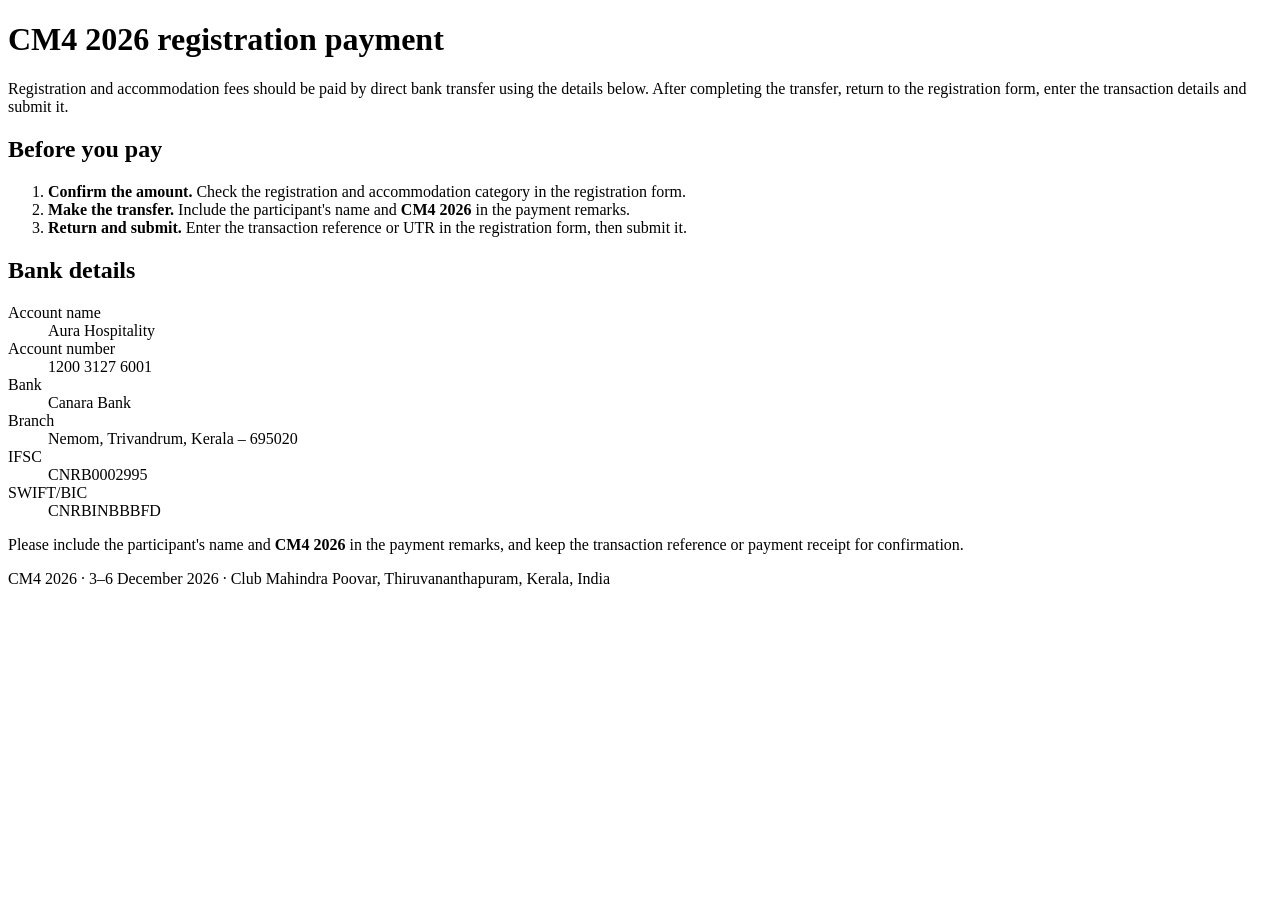
<file: payment/index.html>
<!doctype html>
<html lang="en">
<head>
<meta charset="utf-8">
<meta name="viewport" content="width=device-width, initial-scale=1">
<meta name="robots" content="noindex,nofollow">
<title>Registration payment | CM4 2026</title>
</head>
<body>
<main>
<h1>CM4 2026 registration payment</h1>
<p>Registration and accommodation fees should be paid by direct bank transfer using the details below. After completing the transfer, return to the registration form, enter the transaction details and submit it.</p>

<h2>Before you pay</h2>
<ol>
<li><strong>Confirm the amount.</strong> Check the registration and accommodation category in the registration form.</li>
<li><strong>Make the transfer.</strong> Include the participant's name and <strong>CM4 2026</strong> in the payment remarks.</li>
<li><strong>Return and submit.</strong> Enter the transaction reference or UTR in the registration form, then submit it.</li>
</ol>

<h2>Bank details</h2>
<dl>
<dt>Account name</dt><dd>Aura Hospitality</dd>
<dt>Account number</dt><dd>1200 3127 6001</dd>
<dt>Bank</dt><dd>Canara Bank</dd>
<dt>Branch</dt><dd>Nemom, Trivandrum, Kerala – 695020</dd>
<dt>IFSC</dt><dd>CNRB0002995</dd>
<dt>SWIFT/BIC</dt><dd>CNRBINBBBFD</dd>
</dl>
<p>Please include the participant's name and <strong>CM4 2026</strong> in the payment remarks, and keep the transaction reference or payment receipt for confirmation.</p>

<p>CM4 2026 · 3–6 December 2026 · Club Mahindra Poovar, Thiruvananthapuram, Kerala, India</p>
</main>
</body>
</html>
</file>
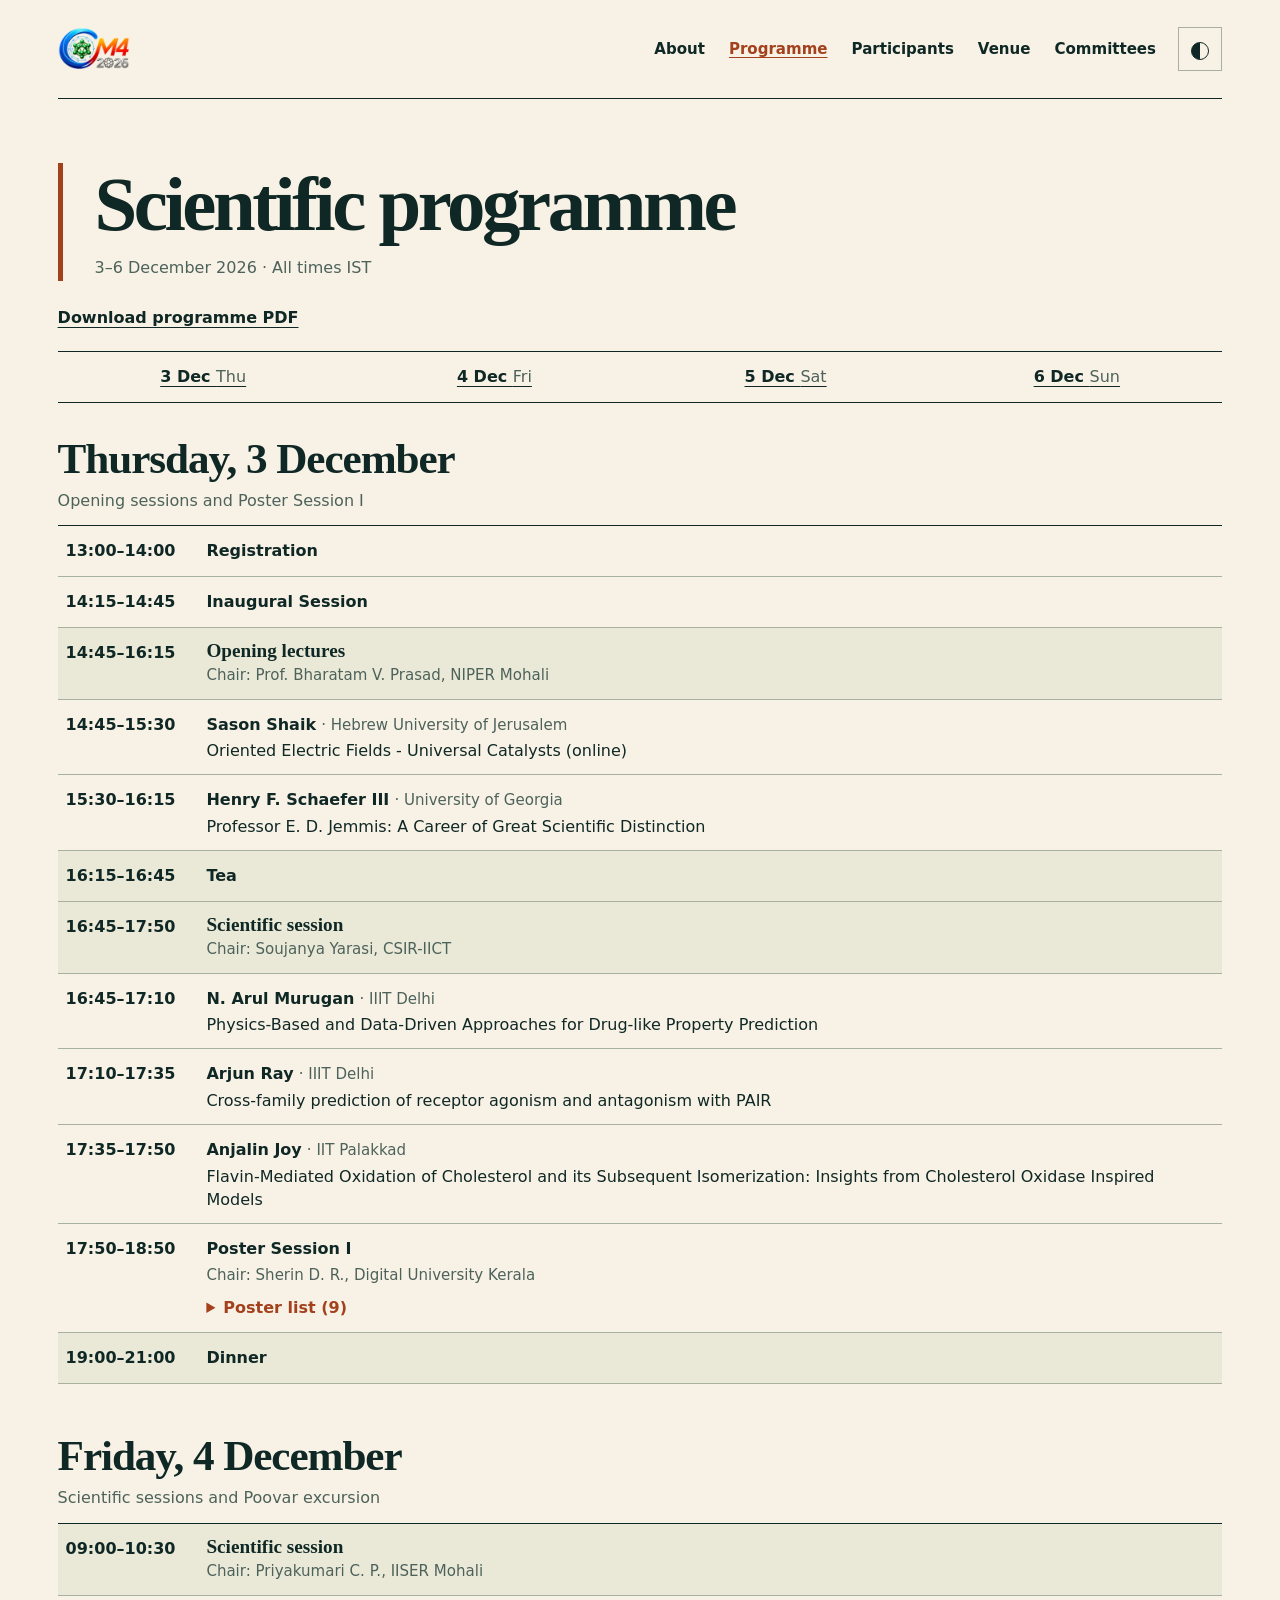
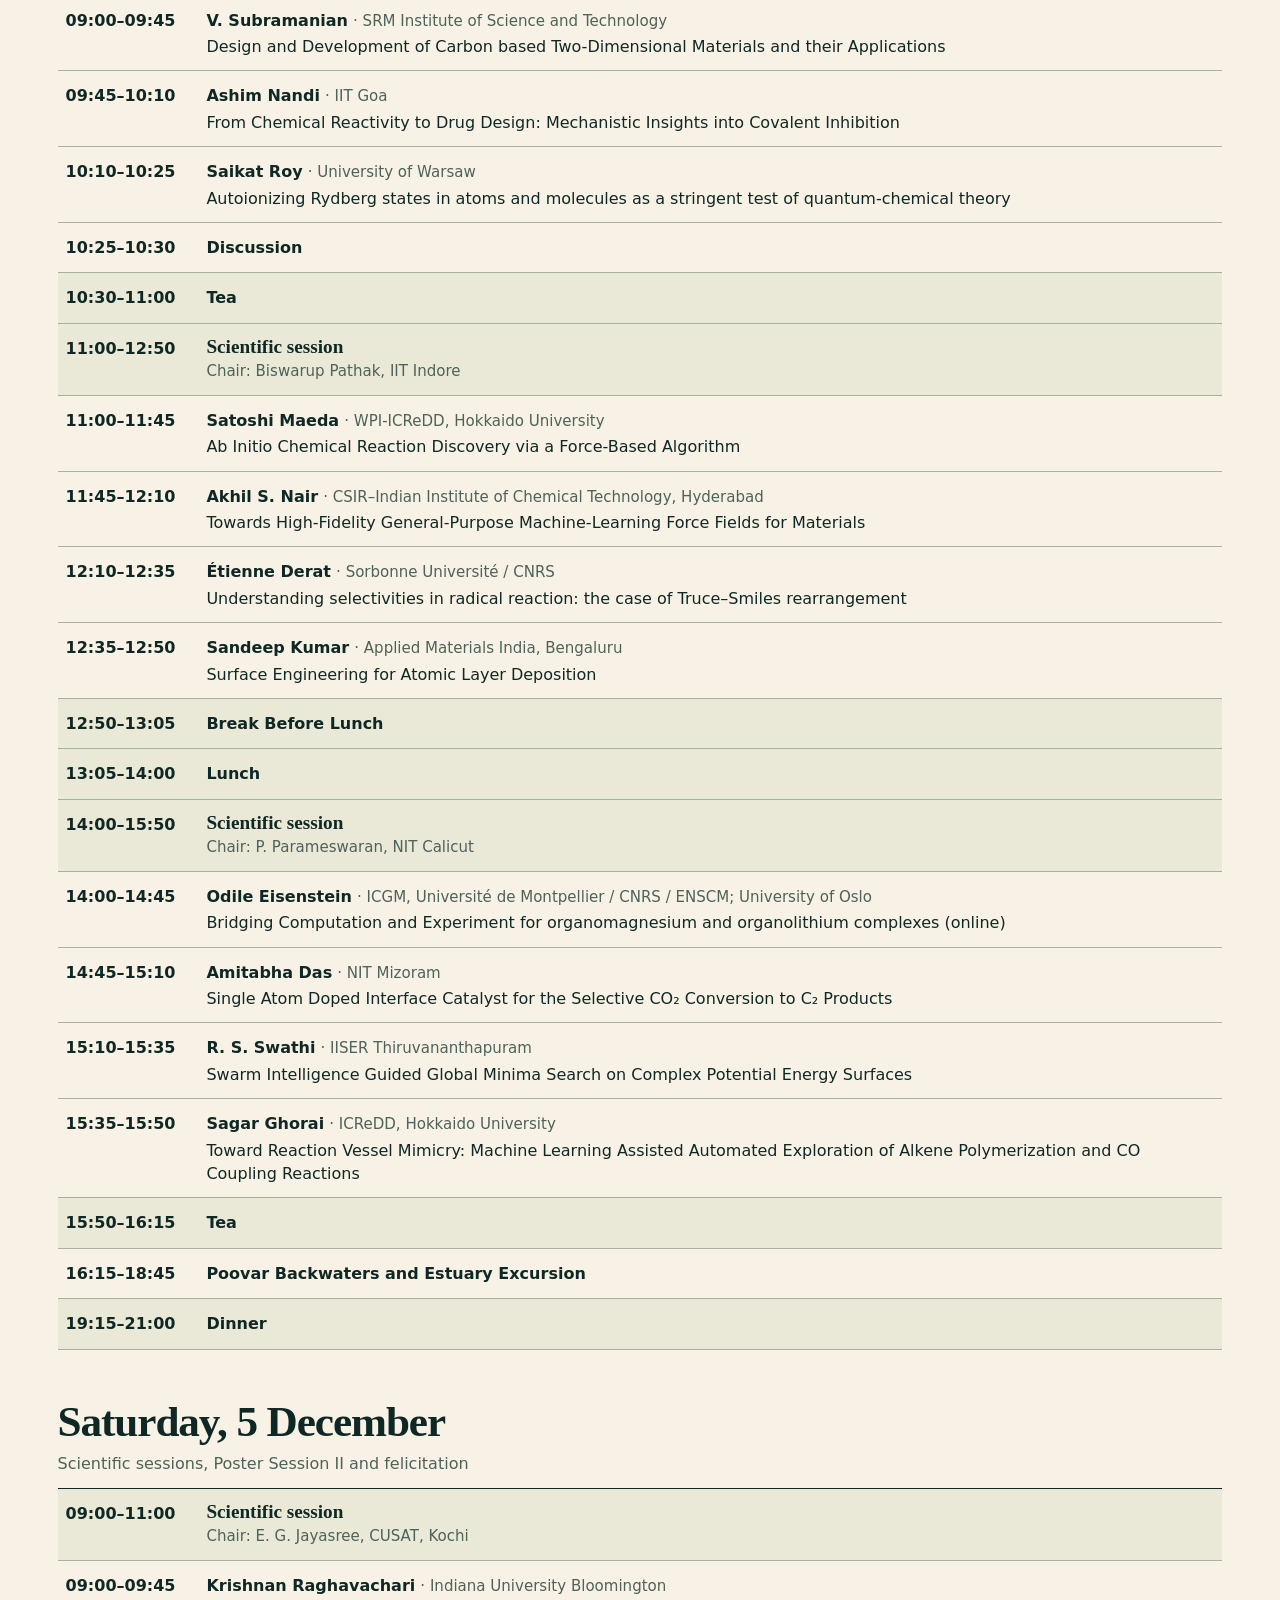
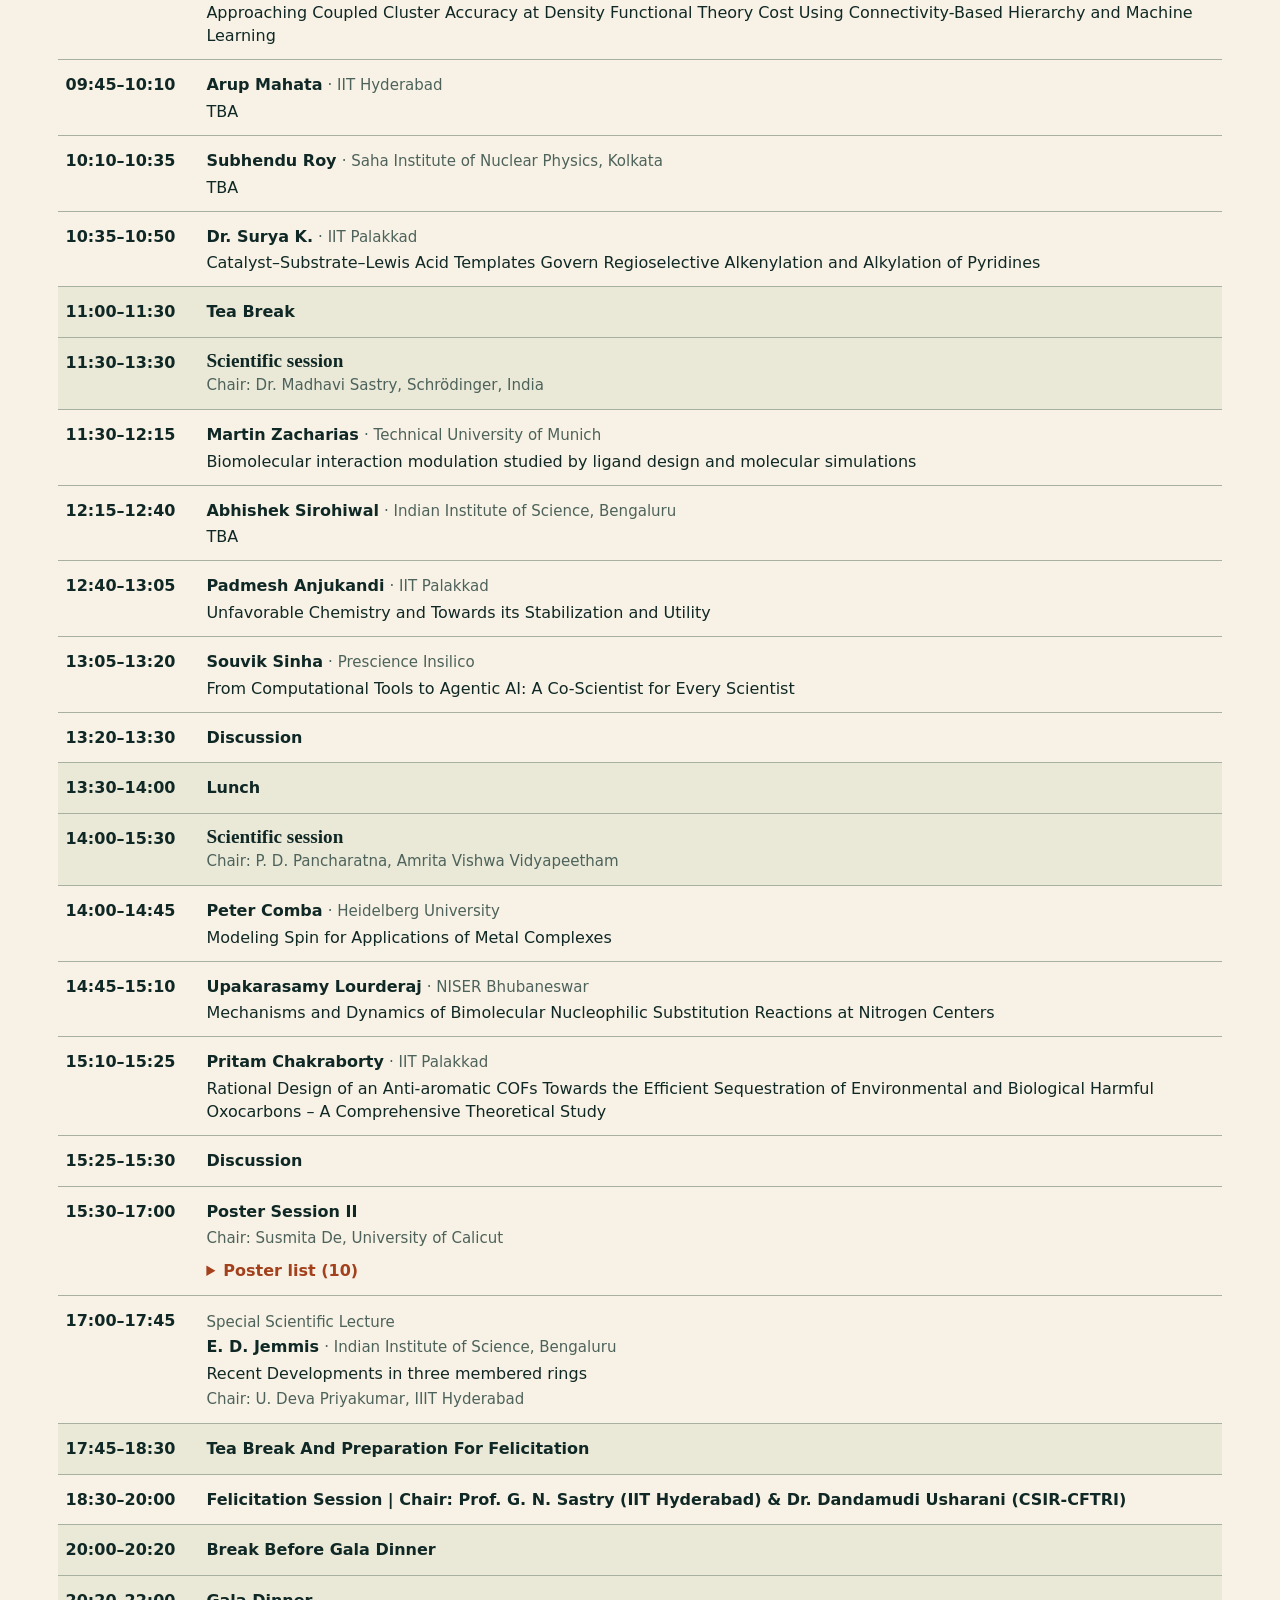
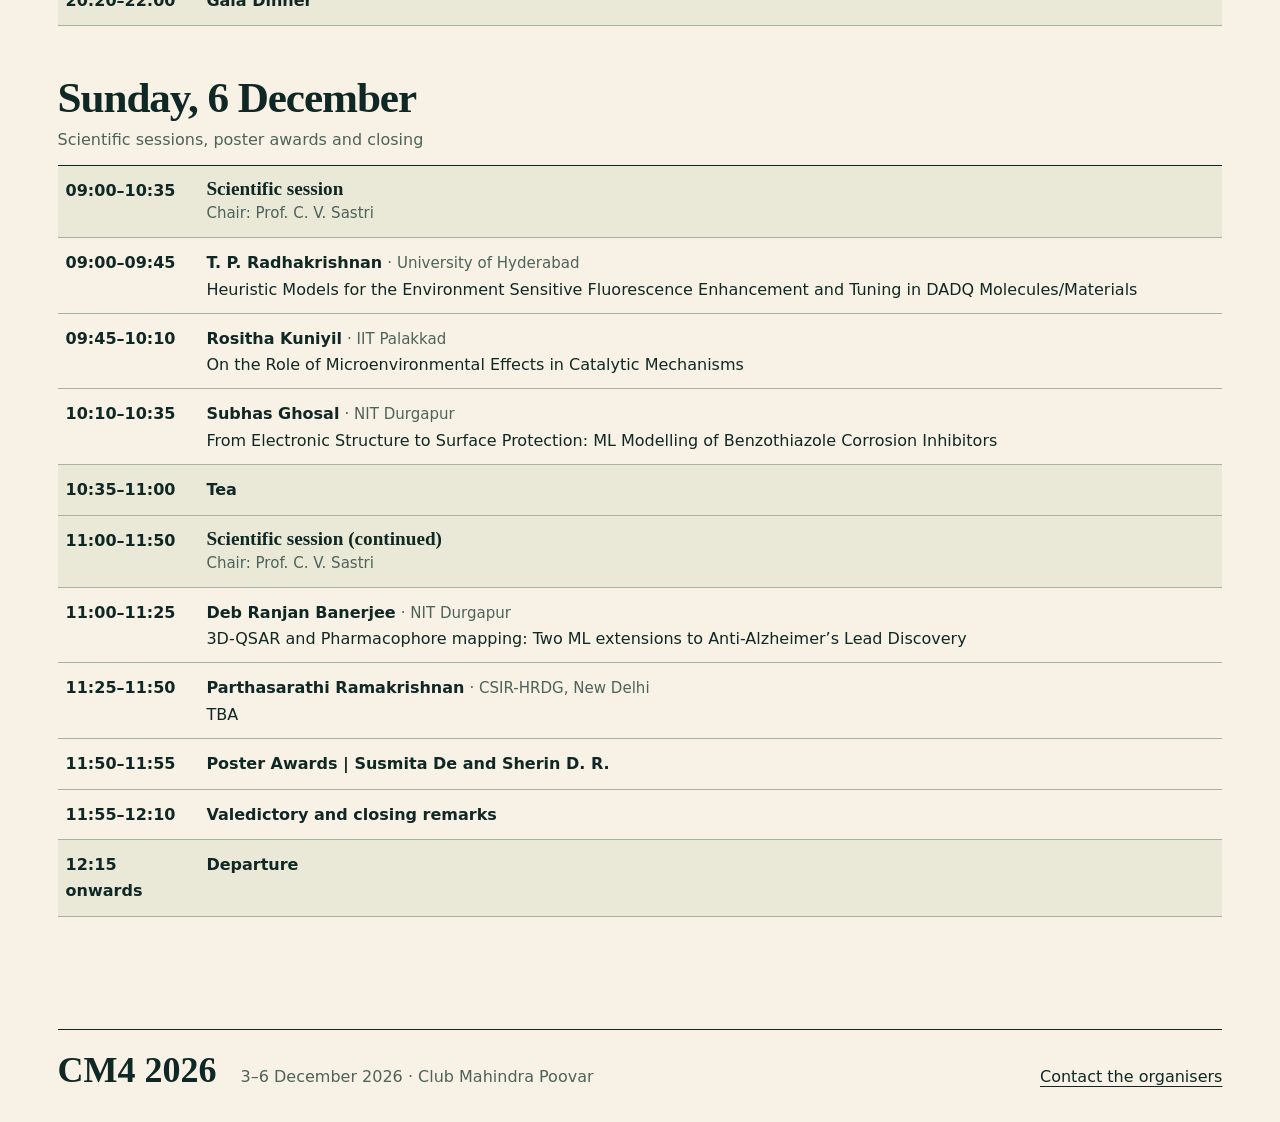
<file: programme/index.html>
<!doctype html>
<html lang="en"><head><meta charset="utf-8"><meta name="viewport" content="width=device-width, initial-scale=1"><meta name="description" content="Scientific programme for CM4 2026, 3–6 December in Poovar, Kerala: daily schedules, speakers, chairs and poster sessions."><title>Programme | CM4 2026</title><link rel="canonical" href="https://www.cm4-2026.org/programme/"><link rel="icon" href="/logo.webp"><script>try{document.documentElement.dataset.theme=localStorage.getItem('cm4-theme')||(matchMedia('(prefers-color-scheme: dark)').matches?'dark':'light')}catch{}</script><link rel="stylesheet" href="/editorial.css?v=20261128-homepage"><script src="/editorial.js?v=20261128-5" defer></script></head><body><a class="skip-link" href="#main">Skip to content</a><header class="masthead"><a class="brand" href="/" aria-label="CM4 2026 homepage"><img src="/logo.svg" alt="CM4 2026" width="180" height="180"></a><nav aria-label="Primary navigation"><a href="/#about">About</a><a href="/programme/" aria-current="page">Programme</a><a href="/participants/">Participants</a><a href="/#venue">Venue</a><a href="/#committees">Committees</a></nav><button type="button" class="edition-theme" data-theme-toggle aria-label="Switch colour theme" hidden><span aria-hidden="true">◐</span></button></header><main class="edition-main" id="main"><div class="edition-title"><h1>Scientific programme</h1><p>3–6 December 2026 · All times IST</p></div><a class="edition-download" href="/CM4_2026_Programme_Print.pdf">Download programme PDF</a><nav class="day-nav" aria-label="Programme days"><a href="#thursday">3 Dec <span>Thu</span></a><a href="#friday">4 Dec <span>Fri</span></a><a href="#saturday">5 Dec <span>Sat</span></a><a href="#sunday">6 Dec <span>Sun</span></a></nav><div class="days" aria-label="Programme by day">
<section class="day" id="thursday" aria-labelledby="thursday-heading"><header class="day-header"><h2 class="day-name" id="thursday-heading" style="margin:0">Thursday, 3 December</h2><p class="day-note" style="margin-bottom:0">Opening sessions and Poster Session I</p></header>
<div class="day-body"><ol class="schedule">
<li class="entry"><time>13:00–14:00</time><div><strong>Registration</strong></div></li>
<li class="entry"><time>14:15–14:45</time><div><strong>Inaugural Session</strong></div></li>
<li class="session"><div class="session-content">
<div class="entry session-heading"><time>14:45–16:15</time><div><h3>Opening lectures</h3><span class="detail">Chair: Prof. Bharatam V. Prasad, NIPER Mohali</span></div></div><ol class="talks">
<li class="talk"><time>14:45–15:30</time><div><strong>Sason Shaik</strong> <span class="affiliation">· Hebrew University of Jerusalem</span><span class="talk-title">Oriented Electric Fields - Universal Catalysts (online)</span></div></li>
<li class="talk"><time>15:30–16:15</time><div><strong>Henry F. Schaefer III</strong> <span class="affiliation">· University of Georgia</span><span class="talk-title">Professor E. D. Jemmis: A Career of Great Scientific Distinction</span></div></li>
</ol>
</div></li>
<li class="entry entry-break"><time>16:15–16:45</time><div><strong>Tea</strong></div></li>
<li class="session"><div class="session-content">
<div class="entry session-heading"><time>16:45–17:50</time><div><h3>Scientific session</h3><span class="detail">Chair: Soujanya Yarasi, CSIR-IICT</span></div></div><ol class="talks">
<li class="talk"><time>16:45–17:10</time><div><strong>N. Arul Murugan</strong> <span class="affiliation">· IIIT Delhi</span><span class="talk-title">Physics-Based and Data-Driven Approaches for Drug-like Property Prediction</span></div></li>
<li class="talk"><time>17:10–17:35</time><div><strong>Arjun Ray</strong> <span class="affiliation">· IIIT Delhi</span><span class="talk-title">Cross-family prediction of receptor agonism and antagonism with PAIR</span></div></li>
<li class="talk"><time>17:35–17:50</time><div><strong>Anjalin Joy</strong> <span class="affiliation">· IIT Palakkad</span><span class="talk-title">Flavin-Mediated Oxidation of Cholesterol and its Subsequent Isomerization: Insights from Cholesterol Oxidase Inspired Models</span></div></li>
</ol>
</div></li>
<li class="entry"><time>17:50–18:50</time><div><strong>Poster Session I</strong><span class="detail">Chair: Sherin D. R., Digital University Kerala</span><details class="poster-fold"><summary>Poster list (9)</summary><ul class="poster-list"><li><span class="poster-number">P01</span><div><strong>Navigating the Gold–Thiolate Energy Landscape with Chemically Informed Metal–Ligand Pair Growth</strong><span class="detail">Sayan Paul — IIT Kharagpur</span></div></li><li><span class="poster-number">P02</span><div><strong>Decoding Voltage in Organic Dual-Ion Batteries: A Combined DFT-Machine Learning Roadmap for Anode and Cathode Design</strong><span class="detail">Poulami Paul — IIT Indore</span></div></li><li><span class="poster-number">P03</span><div><strong>Stereoselective Identification of DNA Lesions: Quantum Transport Fingerprints Meet Machine Learning</strong><span class="detail">Dipti Maurya — IIT Indore</span></div></li><li><span class="poster-number">P04</span><div><strong>Transition state model for the Manganese Based chemical hydrogen battery</strong><span class="detail">Krishnapriya A. U. — IIT Palakkad</span></div></li><li><span class="poster-number">P05</span><div><strong>Amido N-Heterocyclic Carbenes: Electronic Properties and Synthesis</strong><span class="detail">Govinddas M. Vaishnav — NIPER Mohali</span></div></li><li><span class="poster-number">P06</span><div><strong>Nitreones: Theory, Synthesis and Drug Discovery</strong><span class="detail">Sanjeev Ranjan — NIPER Mohali</span></div></li><li><span class="poster-number">P07</span><div><strong>Adsorbate-induced structural modulation controls the photocatalytic water splitting in linkage-orientation engineered covalent organic frameworks</strong><span class="detail">Palak Chugh — IIT Hyderabad</span></div></li><li><span class="poster-number">P08</span><div><strong>A Computational Study of β-C–H Bond Activation: Variations across the three rows of Transition metals</strong><span class="detail">Harsha K. Sasidharan — Indian Institute of Science, Bengaluru</span></div></li><li><span class="poster-number">P09</span><div><strong>Free-Energy Profiling and Mechanistic Elucidation of Nucleoside Analogue-Mediated Inhibition of Viral RNA Synthesis</strong><span class="detail">Blessy Elsa Joseph — University of Calicut</span></div></li></ul></details></div></li>
<li class="entry entry-break"><time>19:00–21:00</time><div><strong>Dinner</strong></div></li>
</ol></div></section>
<section class="day" id="friday" aria-labelledby="friday-heading"><header class="day-header"><h2 class="day-name" id="friday-heading" style="margin:0">Friday, 4 December</h2><p class="day-note" style="margin-bottom:0">Scientific sessions and Poovar excursion</p></header>
<div class="day-body"><ol class="schedule">
<li class="session"><div class="session-content">
<div class="entry session-heading"><time>09:00–10:30</time><div><h3>Scientific session</h3><span class="detail">Chair: Priyakumari C. P., IISER Mohali</span></div></div><ol class="talks">
<li class="talk"><time>09:00–09:45</time><div><strong>V. Subramanian</strong> <span class="affiliation">· SRM Institute of Science and Technology</span><span class="talk-title">Design and Development of Carbon based Two-Dimensional Materials and their Applications</span></div></li>
<li class="talk"><time>09:45–10:10</time><div><strong>Ashim Nandi</strong> <span class="affiliation">· IIT Goa</span><span class="talk-title">From Chemical Reactivity to Drug Design: Mechanistic Insights into Covalent Inhibition</span></div></li>
<li class="talk"><time>10:10–10:25</time><div><strong>Saikat Roy</strong> <span class="affiliation">· University of Warsaw</span><span class="talk-title">Autoionizing Rydberg states in atoms and molecules as a stringent test of quantum-chemical theory</span></div></li>
<li class="talk"><time>10:25–10:30</time><div><strong>Discussion</strong></div></li>
</ol>
</div></li>
<li class="entry entry-break"><time>10:30–11:00</time><div><strong>Tea</strong></div></li>
<li class="session"><div class="session-content">
<div class="entry session-heading"><time>11:00–12:50</time><div><h3>Scientific session</h3><span class="detail">Chair: Biswarup Pathak, IIT Indore</span></div></div><ol class="talks">
<li class="talk"><time>11:00–11:45</time><div><strong>Satoshi Maeda</strong> <span class="affiliation">· WPI-ICReDD, Hokkaido University</span><span class="talk-title">Ab Initio Chemical Reaction Discovery via a Force-Based Algorithm</span></div></li>
<li class="talk"><time>11:45–12:10</time><div><strong>Akhil S. Nair</strong> <span class="affiliation">· CSIR–Indian Institute of Chemical Technology, Hyderabad</span><span class="talk-title">Towards High-Fidelity General-Purpose Machine-Learning Force Fields for Materials</span></div></li>
<li class="talk"><time>12:10–12:35</time><div><strong>Étienne Derat</strong> <span class="affiliation">· Sorbonne Université / CNRS</span><span class="talk-title">Understanding selectivities in radical reaction: the case of Truce–Smiles rearrangement</span></div></li>
<li class="talk"><time>12:35–12:50</time><div><strong>Sandeep Kumar</strong> <span class="affiliation">· Applied Materials India, Bengaluru</span><span class="talk-title">Surface Engineering for Atomic Layer Deposition</span></div></li>
</ol>
</div></li>
<li class="entry entry-break"><time>12:50–13:05</time><div><strong>Break Before Lunch</strong></div></li>
<li class="entry entry-break"><time>13:05–14:00</time><div><strong>Lunch</strong></div></li>
<li class="session"><div class="session-content">
<div class="entry session-heading"><time>14:00–15:50</time><div><h3>Scientific session</h3><span class="detail">Chair: P. Parameswaran, NIT Calicut</span></div></div><ol class="talks">
<li class="talk"><time>14:00–14:45</time><div><strong>Odile Eisenstein</strong> <span class="affiliation">· ICGM, Université de Montpellier / CNRS / ENSCM; University of Oslo</span><span class="talk-title">Bridging Computation and Experiment for organomagnesium and organolithium complexes (online)</span></div></li>
<li class="talk"><time>14:45–15:10</time><div><strong>Amitabha Das</strong> <span class="affiliation">· NIT Mizoram</span><span class="talk-title">Single Atom Doped Interface Catalyst for the Selective CO₂ Conversion to C₂ Products</span></div></li>
<li class="talk"><time>15:10–15:35</time><div><strong>R. S. Swathi</strong> <span class="affiliation">· IISER Thiruvananthapuram</span><span class="talk-title">Swarm Intelligence Guided Global Minima Search on Complex Potential Energy Surfaces</span></div></li>
<li class="talk"><time>15:35–15:50</time><div><strong>Sagar Ghorai</strong> <span class="affiliation">· ICReDD, Hokkaido University</span><span class="talk-title">Toward Reaction Vessel Mimicry: Machine Learning Assisted Automated Exploration of Alkene Polymerization and CO Coupling Reactions</span></div></li>
</ol>
</div></li>
<li class="entry entry-break"><time>15:50–16:15</time><div><strong>Tea</strong></div></li>
<li class="entry"><time>16:15–18:45</time><div><strong>Poovar Backwaters and Estuary Excursion</strong></div></li>
<li class="entry entry-break"><time>19:15–21:00</time><div><strong>Dinner</strong></div></li>
</ol></div></section>
<section class="day" id="saturday" aria-labelledby="saturday-heading"><header class="day-header"><h2 class="day-name" id="saturday-heading" style="margin:0">Saturday, 5 December</h2><p class="day-note" style="margin-bottom:0">Scientific sessions, Poster Session II and felicitation</p></header>
<div class="day-body"><ol class="schedule">
<li class="session"><div class="session-content">
<div class="entry session-heading"><time>09:00–11:00</time><div><h3>Scientific session</h3><span class="detail">Chair: E. G. Jayasree, CUSAT, Kochi</span></div></div><ol class="talks">
<li class="talk"><time>09:00–09:45</time><div><strong>Krishnan Raghavachari</strong> <span class="affiliation">· Indiana University Bloomington</span><span class="talk-title">Approaching Coupled Cluster Accuracy at Density Functional Theory Cost Using Connectivity-Based Hierarchy and Machine Learning</span></div></li>
<li class="talk"><time>09:45–10:10</time><div><strong>Arup Mahata</strong> <span class="affiliation">· IIT Hyderabad</span><span class="talk-title">TBA</span></div></li>
<li class="talk"><time>10:10–10:35</time><div><strong>Subhendu Roy</strong> <span class="affiliation">· Saha Institute of Nuclear Physics, Kolkata</span><span class="talk-title">TBA</span></div></li>
<li class="talk"><time>10:35–10:50</time><div><strong>Dr. Surya K.</strong> <span class="affiliation">· IIT Palakkad</span><span class="talk-title">Catalyst–Substrate–Lewis Acid Templates Govern Regioselective Alkenylation and Alkylation of Pyridines</span></div></li>
</ol>
</div></li>
<li class="entry entry-break"><time>11:00–11:30</time><div><strong>Tea Break</strong></div></li>
<li class="session"><div class="session-content">
<div class="entry session-heading"><time>11:30–13:30</time><div><h3>Scientific session</h3><span class="detail">Chair: Dr. Madhavi Sastry, Schrödinger, India</span></div></div><ol class="talks">
<li class="talk"><time>11:30–12:15</time><div><strong>Martin Zacharias</strong> <span class="affiliation">· Technical University of Munich</span><span class="talk-title">Biomolecular interaction modulation studied by ligand design and molecular simulations</span></div></li>
<li class="talk"><time>12:15–12:40</time><div><strong>Abhishek Sirohiwal</strong> <span class="affiliation">· Indian Institute of Science, Bengaluru</span><span class="talk-title">TBA</span></div></li>
<li class="talk"><time>12:40–13:05</time><div><strong>Padmesh Anjukandi</strong> <span class="affiliation">· IIT Palakkad</span><span class="talk-title">Unfavorable Chemistry and Towards its Stabilization and Utility</span></div></li>
<li class="talk"><time>13:05–13:20</time><div><strong>Souvik Sinha</strong> <span class="affiliation">· Prescience Insilico</span><span class="talk-title">From Computational Tools to Agentic AI: A Co-Scientist for Every Scientist</span></div></li>
<li class="talk"><time>13:20–13:30</time><div><strong>Discussion</strong></div></li>
</ol>
</div></li>
<li class="entry entry-break"><time>13:30–14:00</time><div><strong>Lunch</strong></div></li>
<li class="session"><div class="session-content">
<div class="entry session-heading"><time>14:00–15:30</time><div><h3>Scientific session</h3><span class="detail">Chair: P. D. Pancharatna, Amrita Vishwa Vidyapeetham</span></div></div><ol class="talks">
<li class="talk"><time>14:00–14:45</time><div><strong>Peter Comba</strong> <span class="affiliation">· Heidelberg University</span><span class="talk-title">Modeling Spin for Applications of Metal Complexes</span></div></li>
<li class="talk"><time>14:45–15:10</time><div><strong>Upakarasamy Lourderaj</strong> <span class="affiliation">· NISER Bhubaneswar</span><span class="talk-title">Mechanisms and Dynamics of Bimolecular Nucleophilic Substitution Reactions at Nitrogen Centers</span></div></li>
<li class="talk"><time>15:10–15:25</time><div><strong>Pritam Chakraborty</strong> <span class="affiliation">· IIT Palakkad</span><span class="talk-title">Rational Design of an Anti-aromatic COFs Towards the Efficient Sequestration of Environmental and Biological Harmful Oxocarbons – A Comprehensive Theoretical Study</span></div></li>
<li class="talk"><time>15:25–15:30</time><div><strong>Discussion</strong></div></li>
</ol>
</div></li>
<li class="entry"><time>15:30–17:00</time><div><strong>Poster Session II</strong><span class="detail">Chair: Susmita De, University of Calicut</span><details class="poster-fold"><summary>Poster list (10)</summary><ul class="poster-list"><li><span class="poster-number">P10</span><div><strong>Incorporating Stagnation Escape Strategies into the Bonobo Optimizer for Atomic Cluster Global Optimization</strong><span class="detail">Bhrigu Chakraborty — IIT Kharagpur</span></div></li><li><span class="poster-number">P11</span><div><strong>Bonding Insights into Metavalent Materials for Next-generation Memory</strong><span class="detail">Mithu Kumari — IISER Mohali</span></div></li><li><span class="poster-number">P12</span><div><strong>Revealing the Singlet Oxygen Reactivity in Photoredox Cyclopropanation of Unactivated Alkenes with Active Methylene Compounds</strong><span class="detail">Balineni Prasad — IIT Palakkad</span></div></li><li><span class="poster-number">P13</span><div><strong>Deciphering the mechanism of chain propagation in polymerization via alkene difunctionalisation</strong><span class="detail">R. S. Malavika — IIT Palakkad</span></div></li><li><span class="poster-number">P14</span><div><strong>Manganese-Based Catalysts for Efficient CO₂ Hydrogenation and Thereby Catalyst Design</strong><span class="detail">Nikhil Mondal — IIT Palakkad</span></div></li><li><span class="poster-number">P15</span><div><strong>Overcoming the Intrinsic Ambidenticity of Enamines in SOMO Catalysis</strong><span class="detail">Vishnu Suresh M. S. — IIT Palakkad</span></div></li><li><span class="poster-number">P16</span><div><strong>Electronic Structure, Bonding and Reactivity of Stable Two-Coordinate Acyclic Silylene</strong><span class="detail">Keerthana V. — NIT Calicut</span></div></li><li><span class="poster-number">P17</span><div><strong>Dimensionality- and Halide-Driven Electronic Reorganization of Mn²⁺ Excited States in Halide Perovskites</strong><span class="detail">Athira P. — IIT Hyderabad</span></div></li><li><span class="poster-number">P18</span><div><strong>Continuum of Secondary-Primary Interactions in Antimony Complexes and Differences in the Structures in Solution and Solid State</strong><span class="detail">Annabel Benny — Indian Institute of Science, Bengaluru; IISER Thiruvananthapuram</span></div></li><li><span class="poster-number">P19</span><div><strong>Beryllium learns Kubas Chemistry: An aromatic route to dihydrogen activation</strong><span class="detail">Roshan Mahadik — Indian Institute of Science, Bengaluru</span></div></li></ul></details></div></li>
<li class="session"><div class="session-content">
<div class="entry single-lecture"><time>17:00–17:45</time><div><span class="detail">Special Scientific Lecture</span><strong>E. D. Jemmis</strong> <span class="affiliation">· Indian Institute of Science, Bengaluru</span><span class="talk-title">Recent Developments in three membered rings</span><span class="detail">Chair: U. Deva Priyakumar, IIIT Hyderabad</span></div></div>
</div></li>
<li class="entry entry-break"><time>17:45–18:30</time><div><strong>Tea Break And Preparation For Felicitation</strong></div></li>
<li class="entry"><time>18:30–20:00</time><div><strong>Felicitation Session | Chair: Prof. G. N. Sastry (IIT Hyderabad) &amp; Dr. Dandamudi Usharani (CSIR-CFTRI)</strong></div></li>
<li class="entry entry-break"><time>20:00–20:20</time><div><strong>Break Before Gala Dinner</strong></div></li>
<li class="entry entry-break"><time>20:20–22:00</time><div><strong>Gala Dinner</strong></div></li>
</ol></div></section>
<section class="day" id="sunday" aria-labelledby="sunday-heading"><header class="day-header"><h2 class="day-name" id="sunday-heading" style="margin:0">Sunday, 6 December</h2><p class="day-note" style="margin-bottom:0">Scientific sessions, poster awards and closing</p></header>
<div class="day-body"><ol class="schedule">
<li class="session"><div class="session-content">
<div class="entry session-heading"><time>09:00–10:35</time><div><h3>Scientific session</h3><span class="detail">Chair: Prof. C. V. Sastri</span></div></div><ol class="talks">
<li class="talk"><time>09:00–09:45</time><div><strong>T. P. Radhakrishnan</strong> <span class="affiliation">· University of Hyderabad</span><span class="talk-title">Heuristic Models for the Environment Sensitive Fluorescence Enhancement and Tuning in DADQ Molecules/Materials</span></div></li>
<li class="talk"><time>09:45–10:10</time><div><strong>Rositha Kuniyil</strong> <span class="affiliation">· IIT Palakkad</span><span class="talk-title">On the Role of Microenvironmental Effects in Catalytic Mechanisms</span></div></li>
<li class="talk"><time>10:10–10:35</time><div><strong>Subhas Ghosal</strong> <span class="affiliation">· NIT Durgapur</span><span class="talk-title">From Electronic Structure to Surface Protection: ML Modelling of Benzothiazole Corrosion Inhibitors</span></div></li>
</ol>
</div></li>
<li class="entry entry-break"><time>10:35–11:00</time><div><strong>Tea</strong></div></li>
<li class="session"><div class="session-content">
<div class="entry session-heading"><time>11:00–11:50</time><div><h3>Scientific session (continued)</h3><span class="detail">Chair: Prof. C. V. Sastri</span></div></div><ol class="talks">
<li class="talk"><time>11:00–11:25</time><div><strong>Deb Ranjan Banerjee</strong> <span class="affiliation">· NIT Durgapur</span><span class="talk-title">3D-QSAR and Pharmacophore mapping: Two ML extensions to Anti-Alzheimer’s Lead Discovery</span></div></li>
<li class="talk"><time>11:25–11:50</time><div><strong>Parthasarathi Ramakrishnan</strong> <span class="affiliation">· CSIR-HRDG, New Delhi</span><span class="talk-title">TBA</span></div></li>
</ol>
</div></li>
<li class="entry"><time>11:50–11:55</time><div><strong>Poster Awards | Susmita De and Sherin D. R.</strong></div></li>
<li class="entry"><time>11:55–12:10</time><div><strong>Valedictory and closing remarks</strong></div></li>
<li class="entry entry-break"><time>12:15 onwards</time><div><strong>Departure</strong></div></li>
</ol></div></section>
</div></main><footer class="edition-footer"><a class="wordmark" href="/">CM4 2026</a><p>3–6 December 2026 · Club Mahindra Poovar</p><a href="mailto:anoop.a@duk.ac.in">Contact the organisers</a></footer></body></html>
</file>
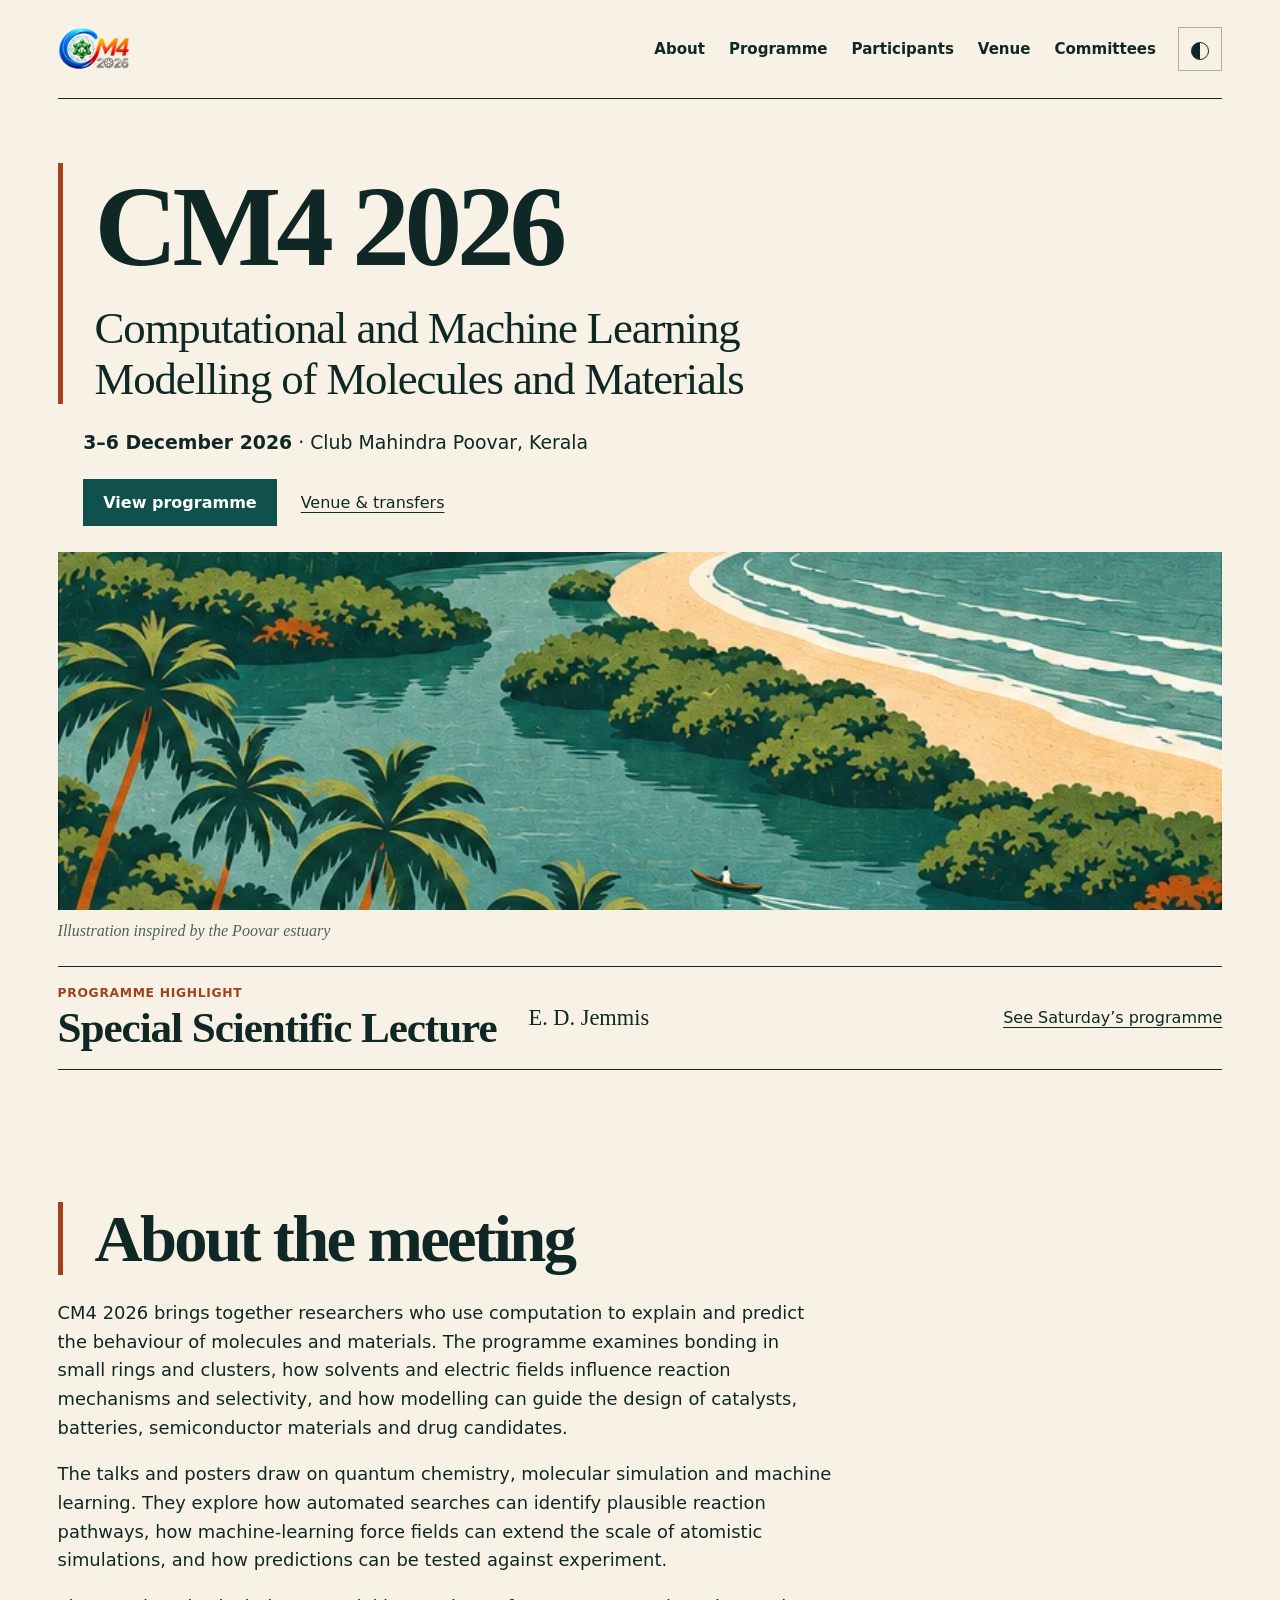
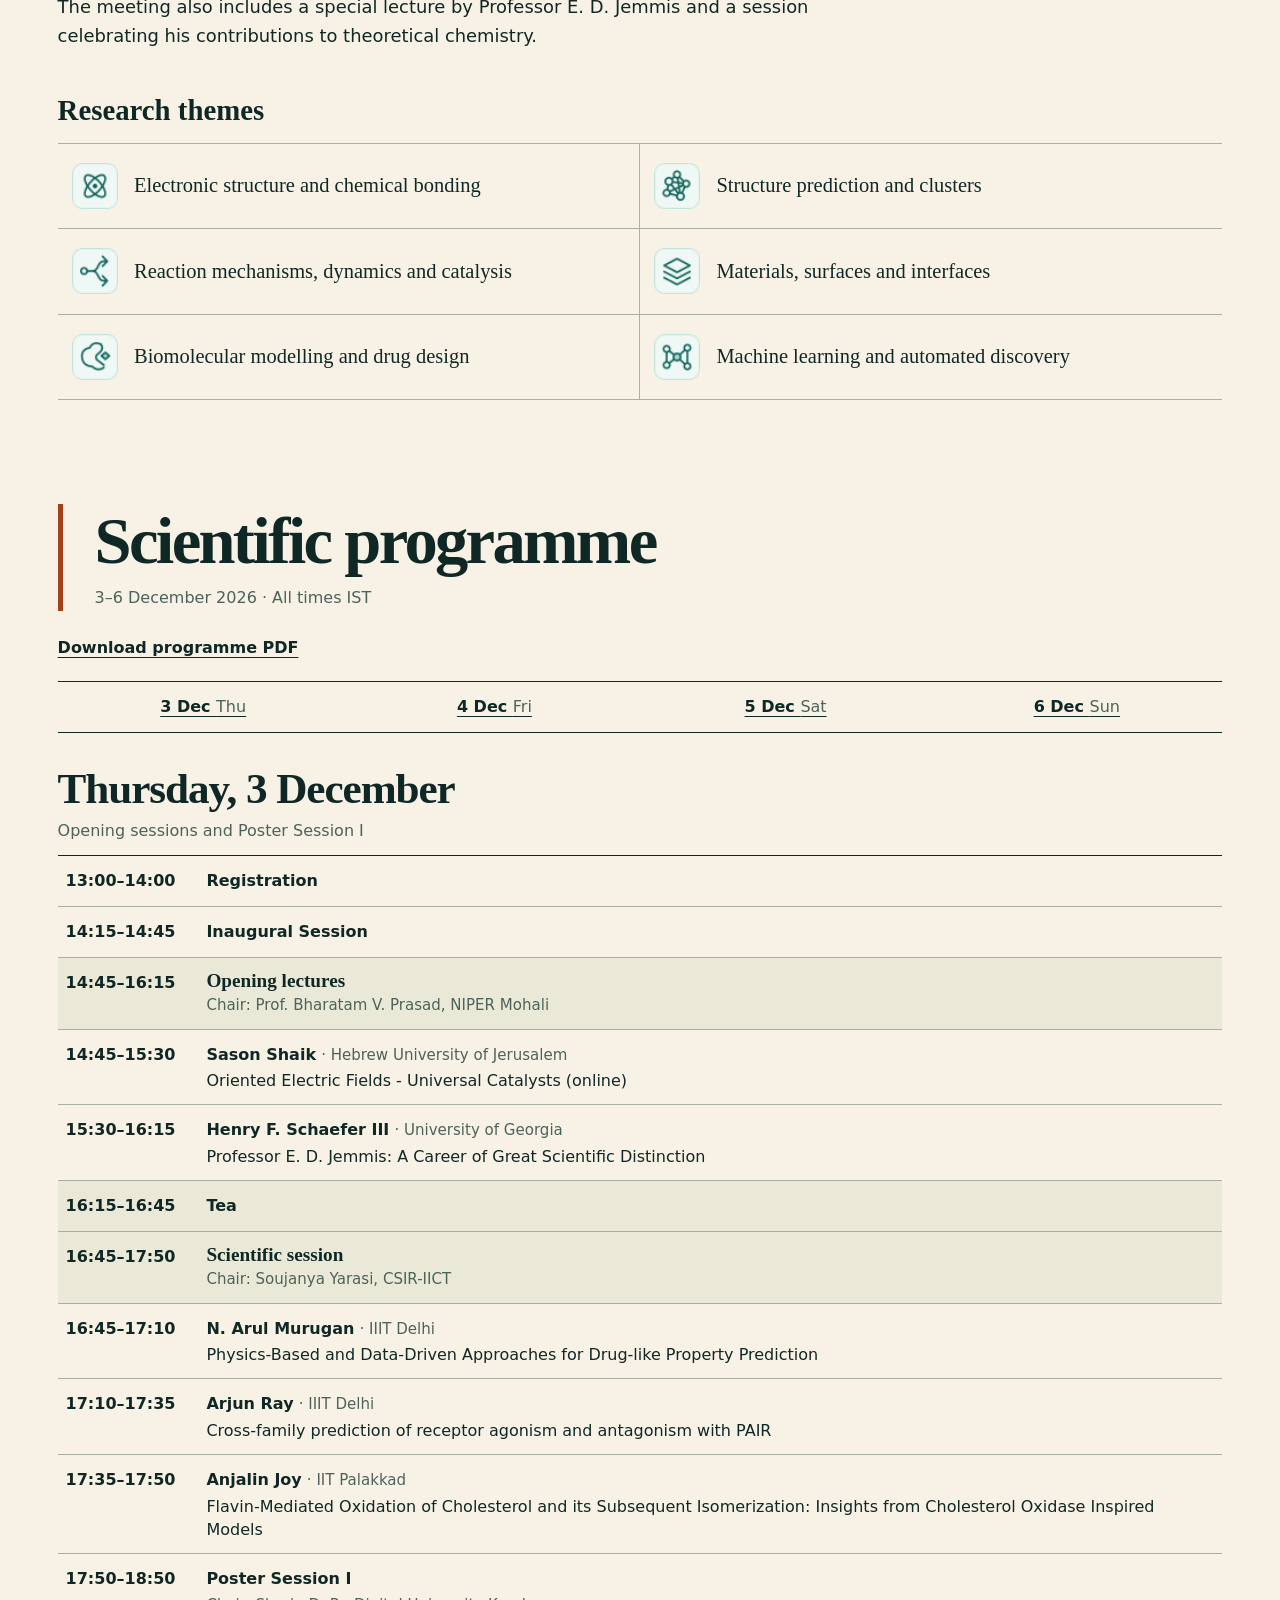
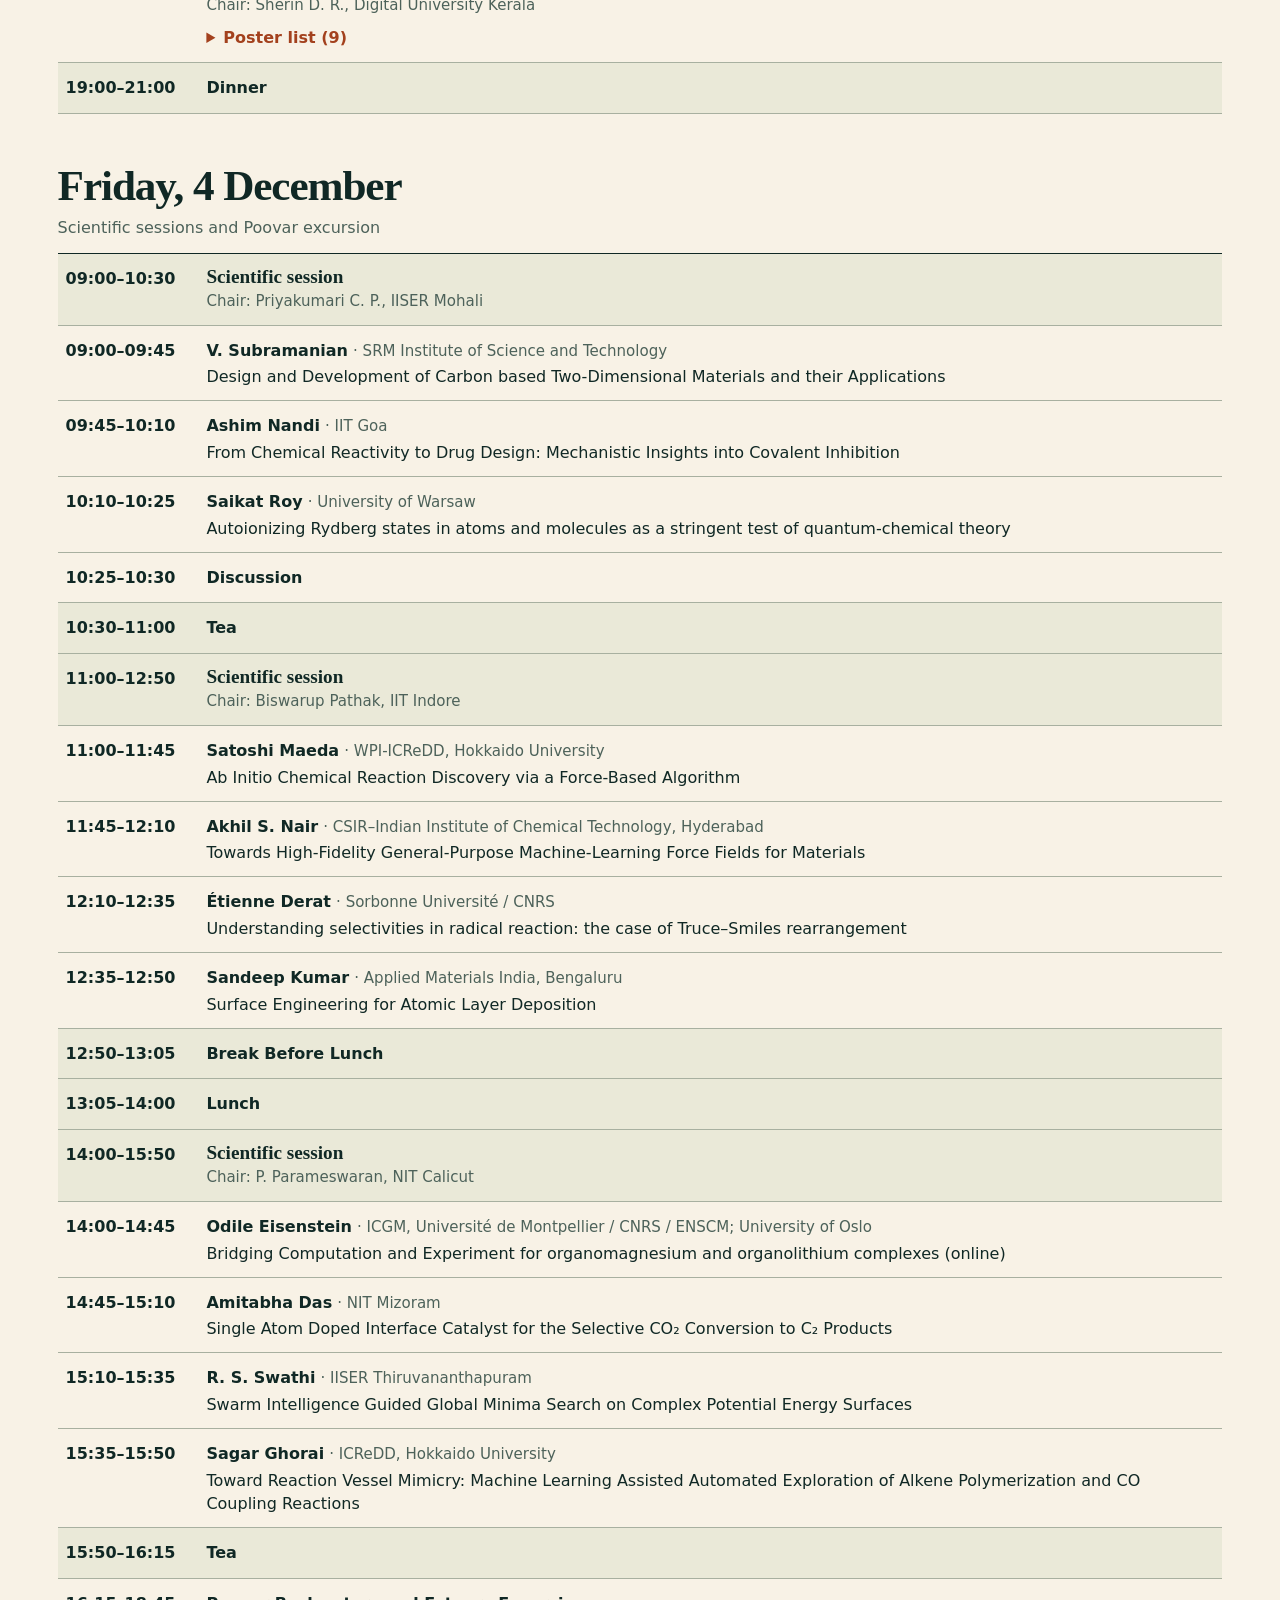
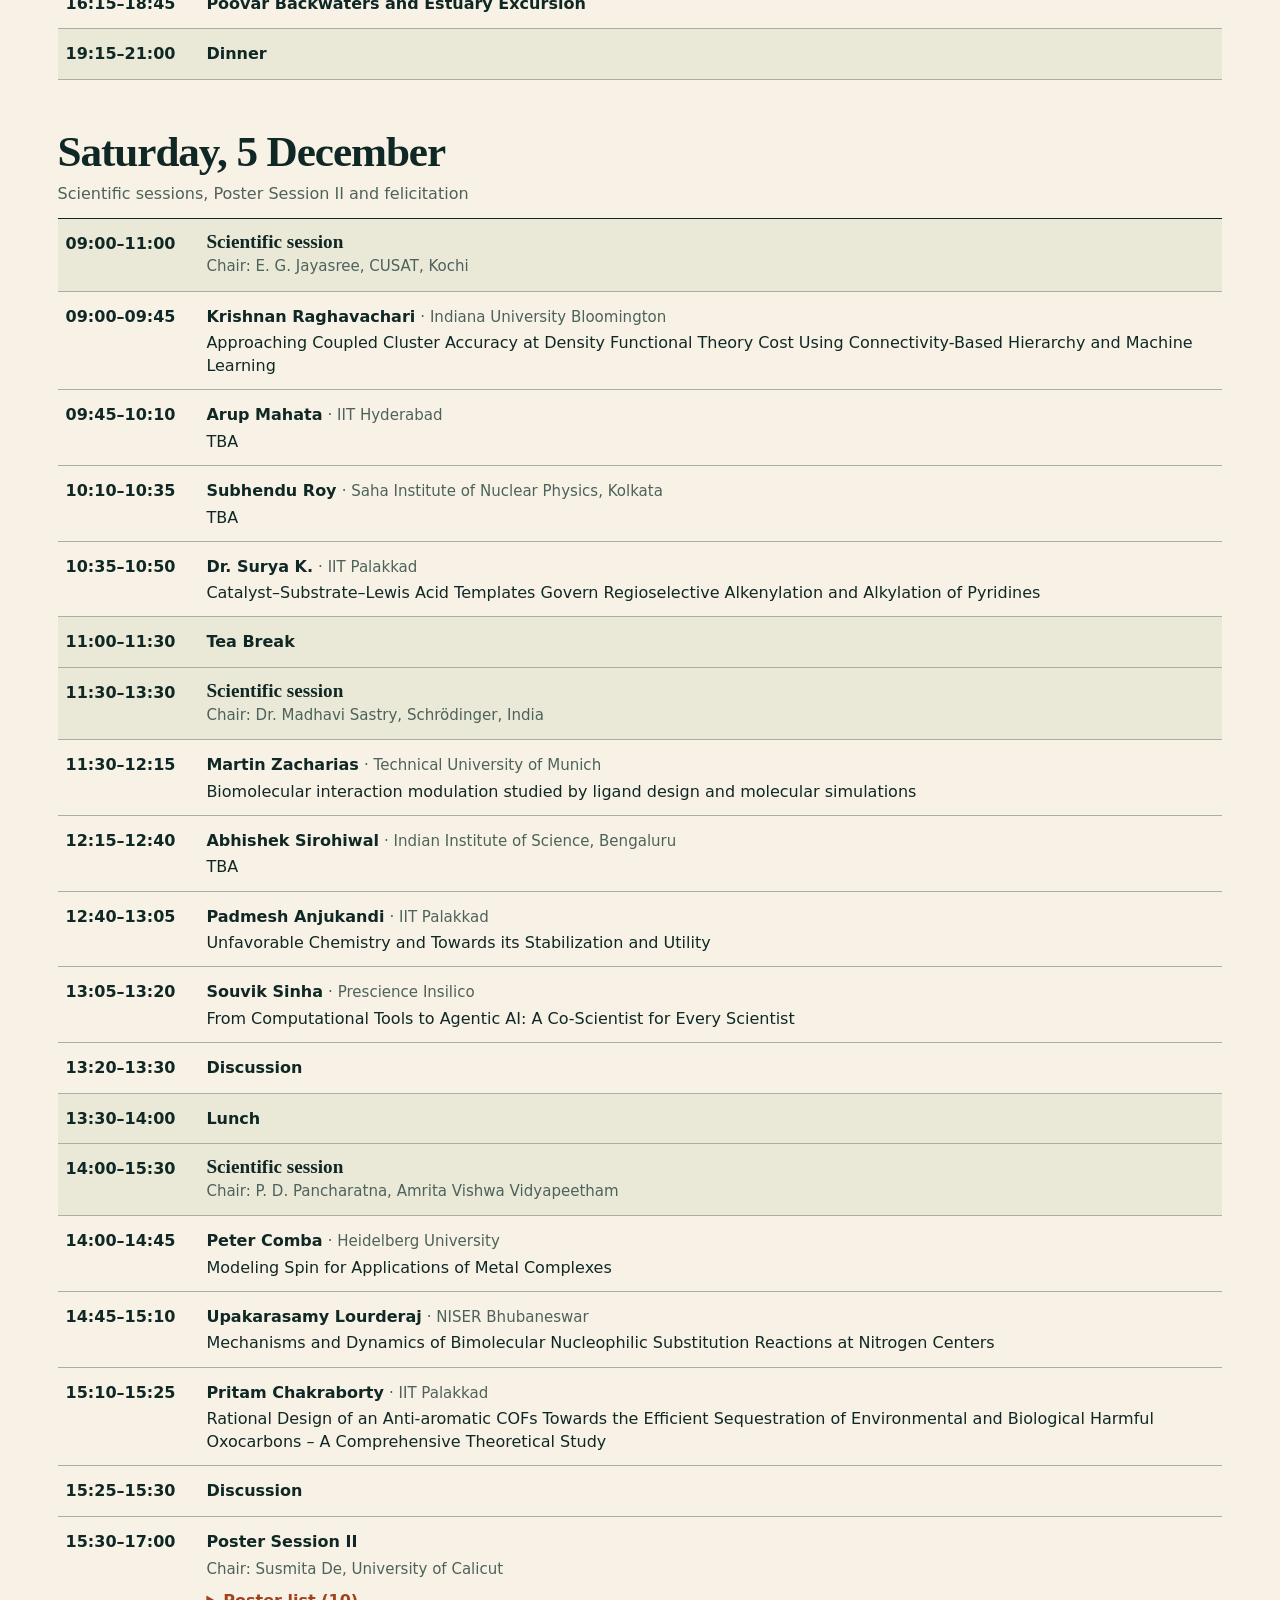
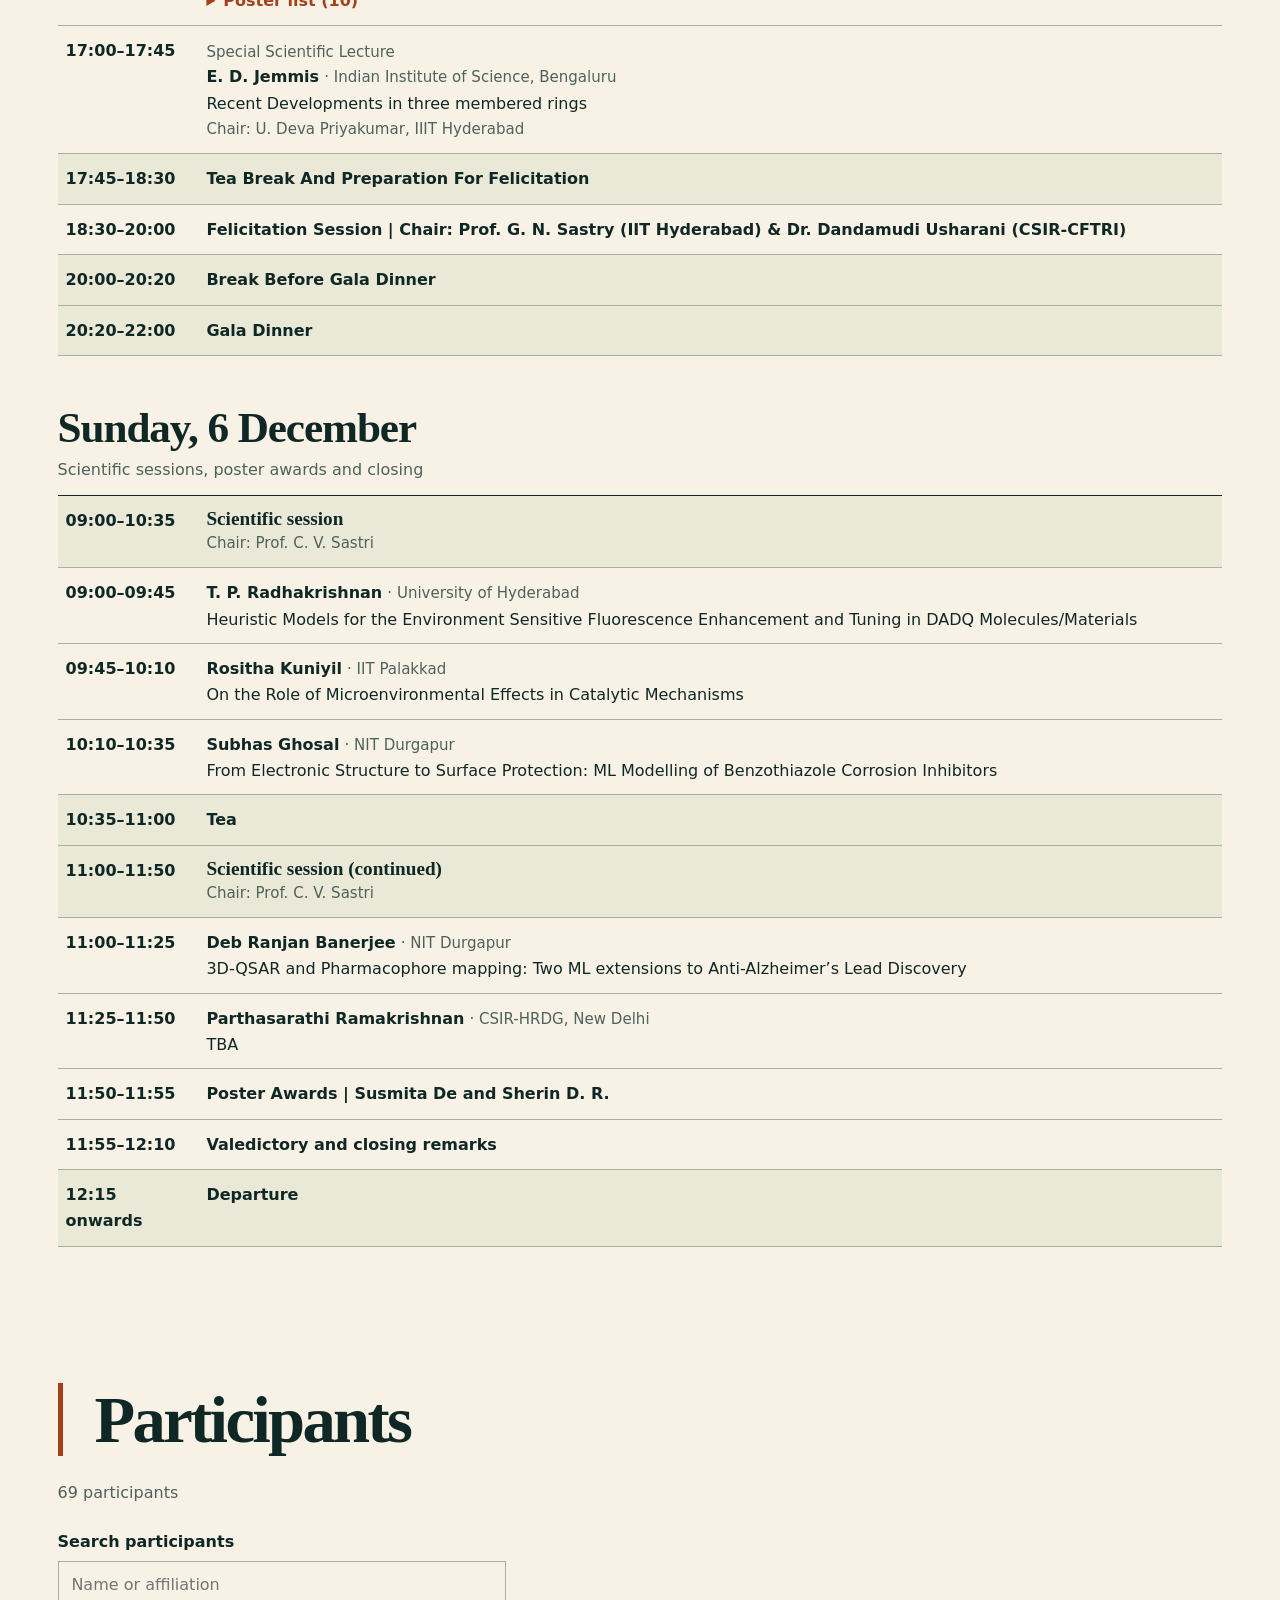
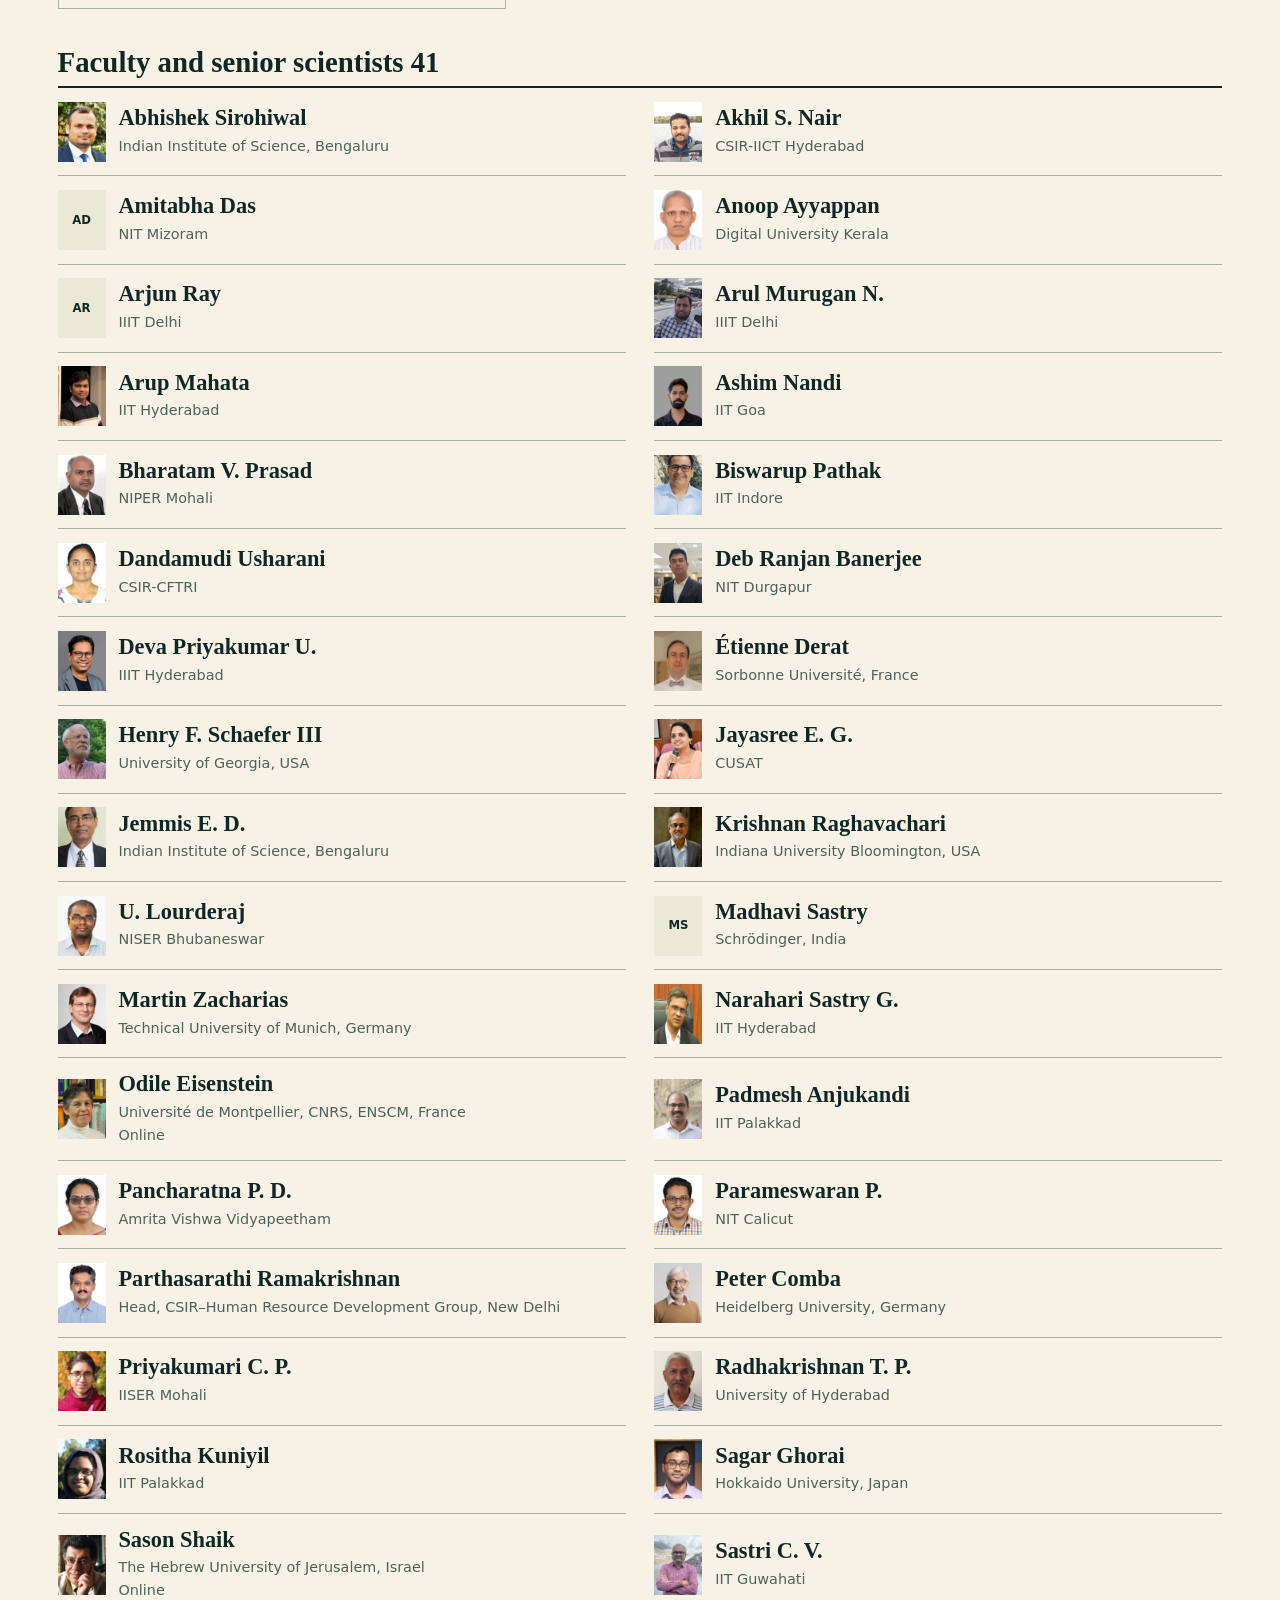
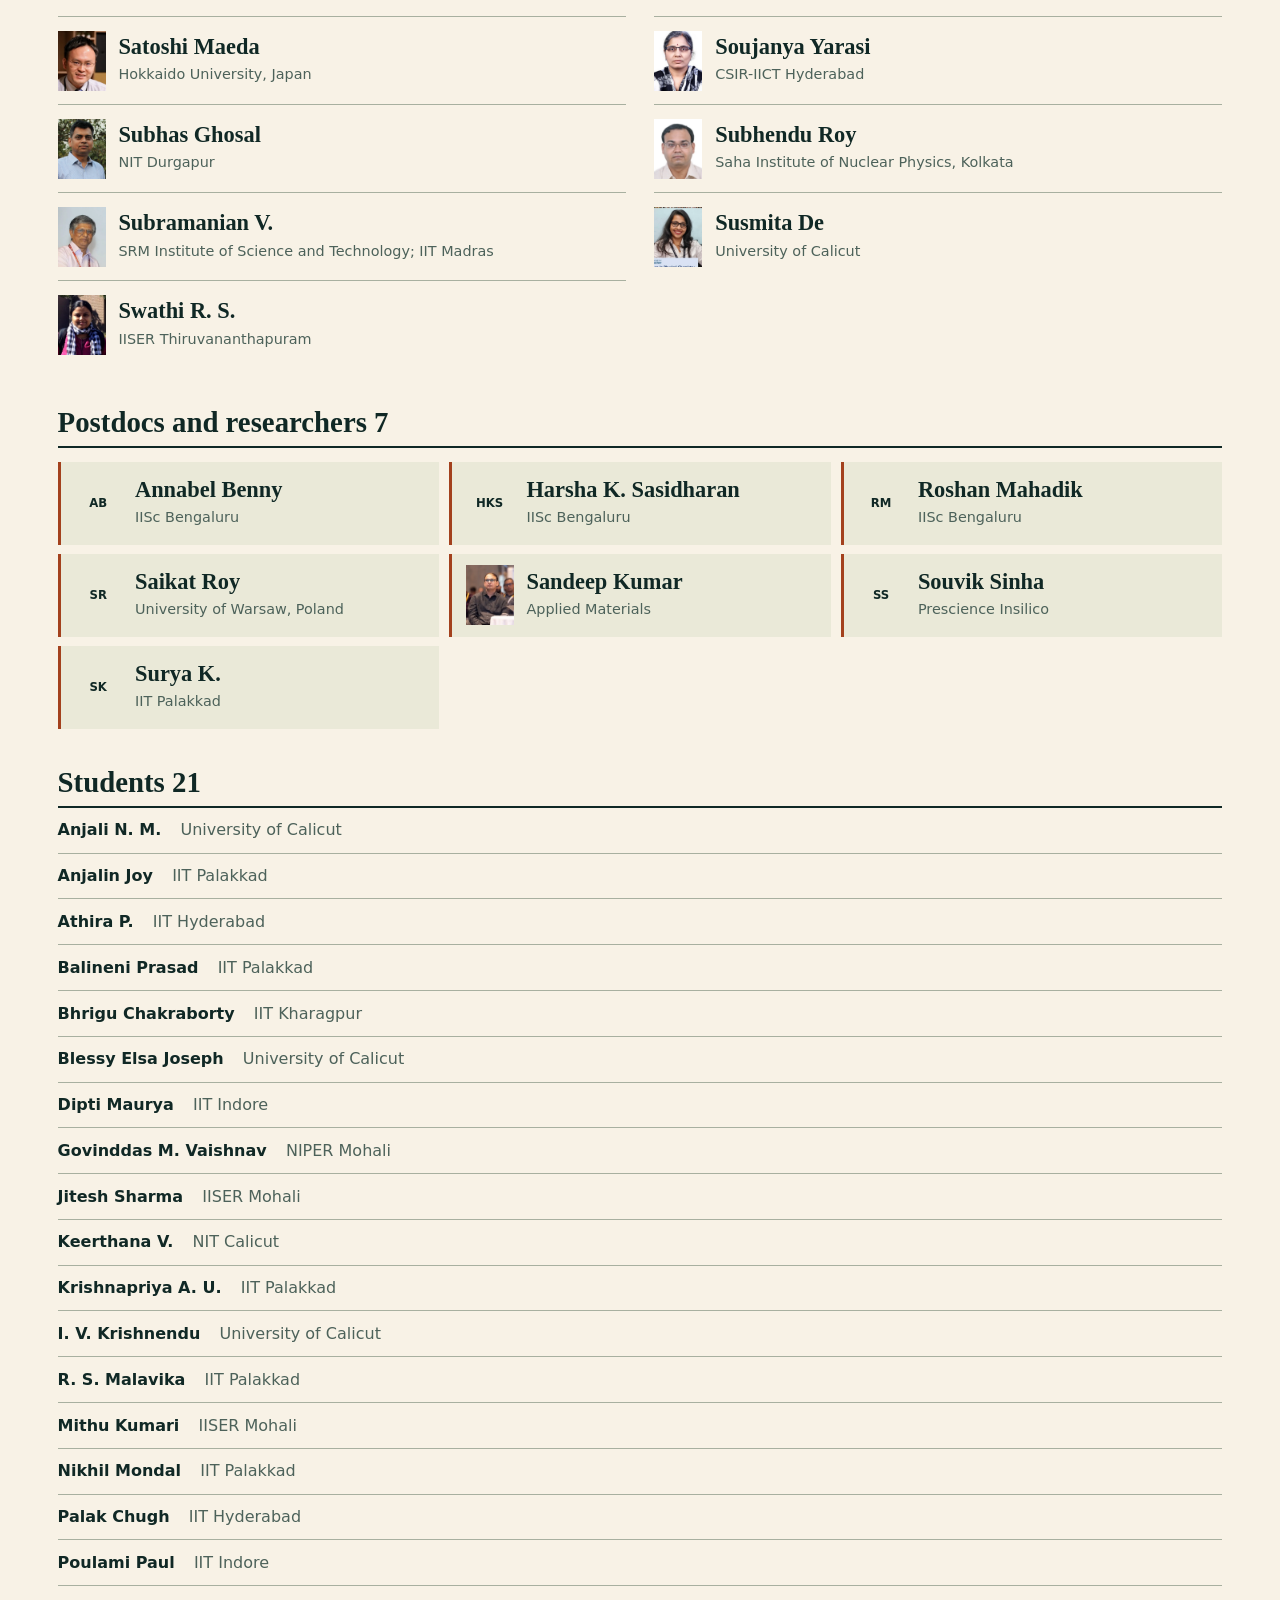
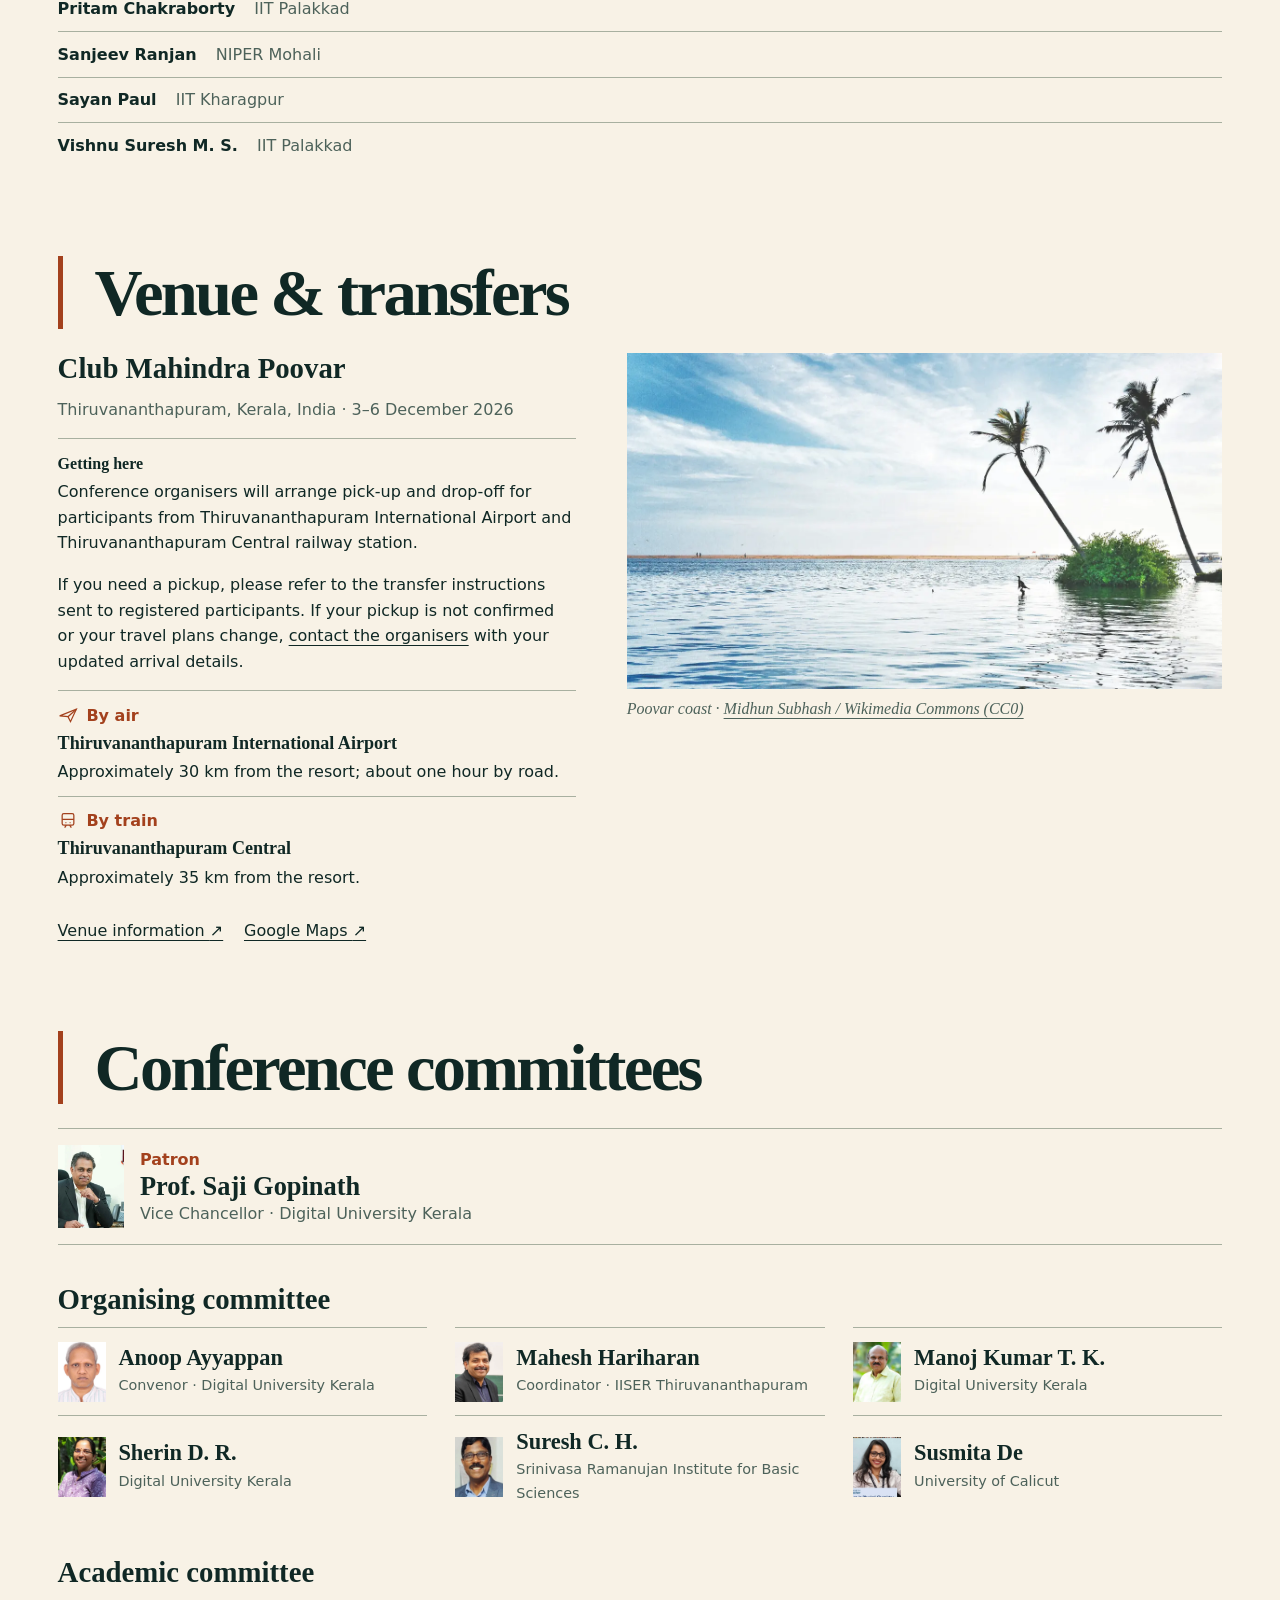
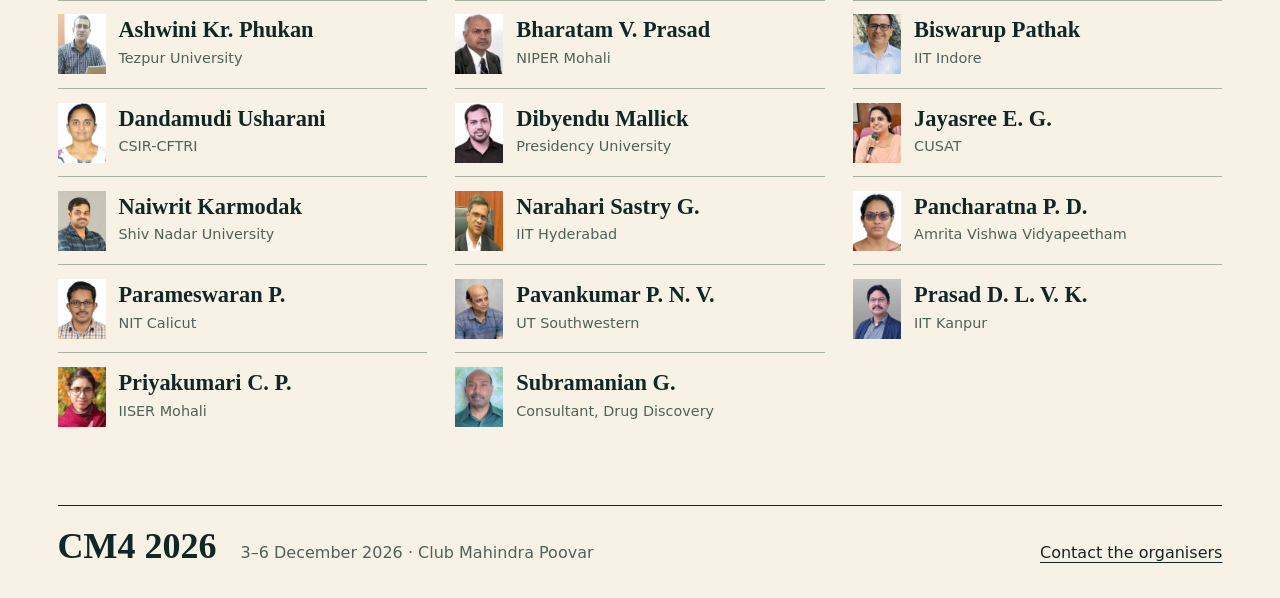
<file: venue/index.html>
<!doctype html>
<html lang="en"><head><meta charset="utf-8"><title>Venue | CM4 2026</title><meta name="robots" content="noindex"><link rel="canonical" href="https://www.cm4-2026.org/"><script>location.replace('/'+(location.hash||'#venue'))</script><meta http-equiv="refresh" content="0; url=/#venue"></head><body><p><a href="/#venue">Continue to Venue on the CM4 2026 website</a>.</p></body></html>
</file>
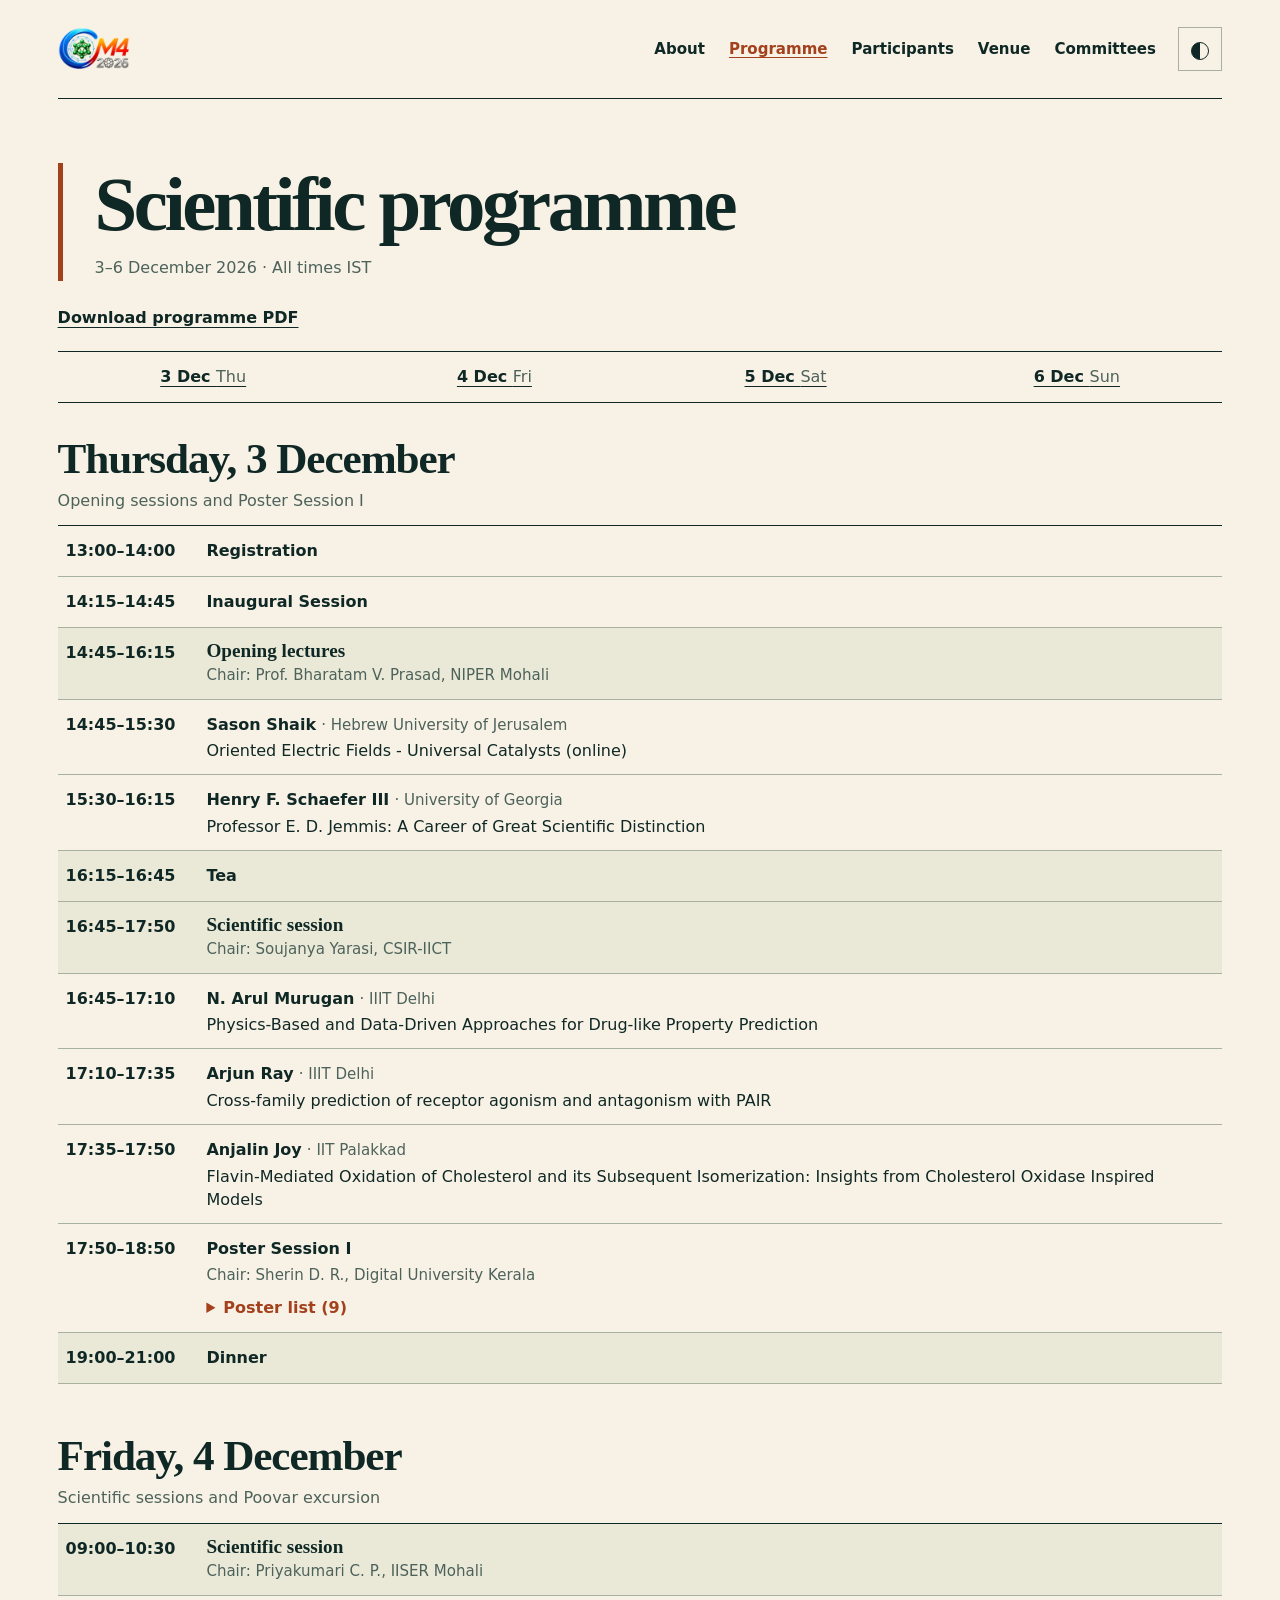
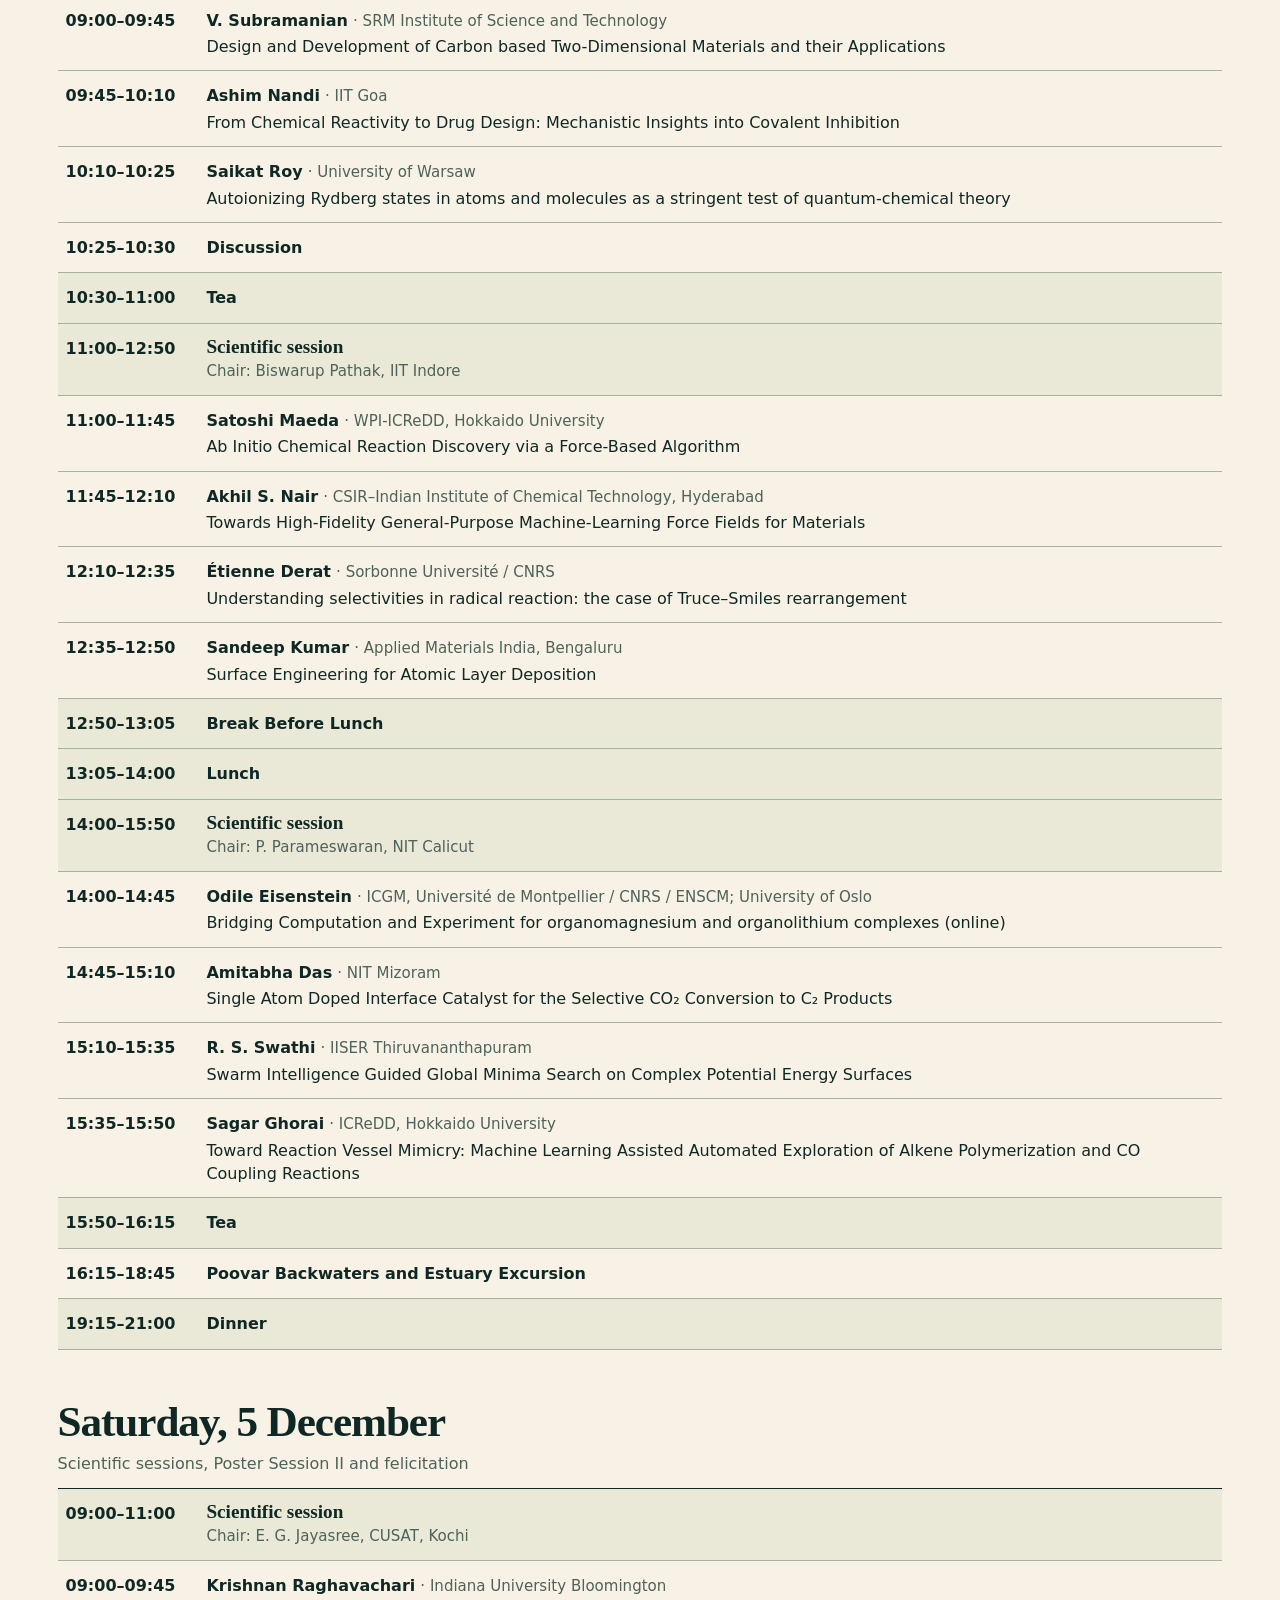
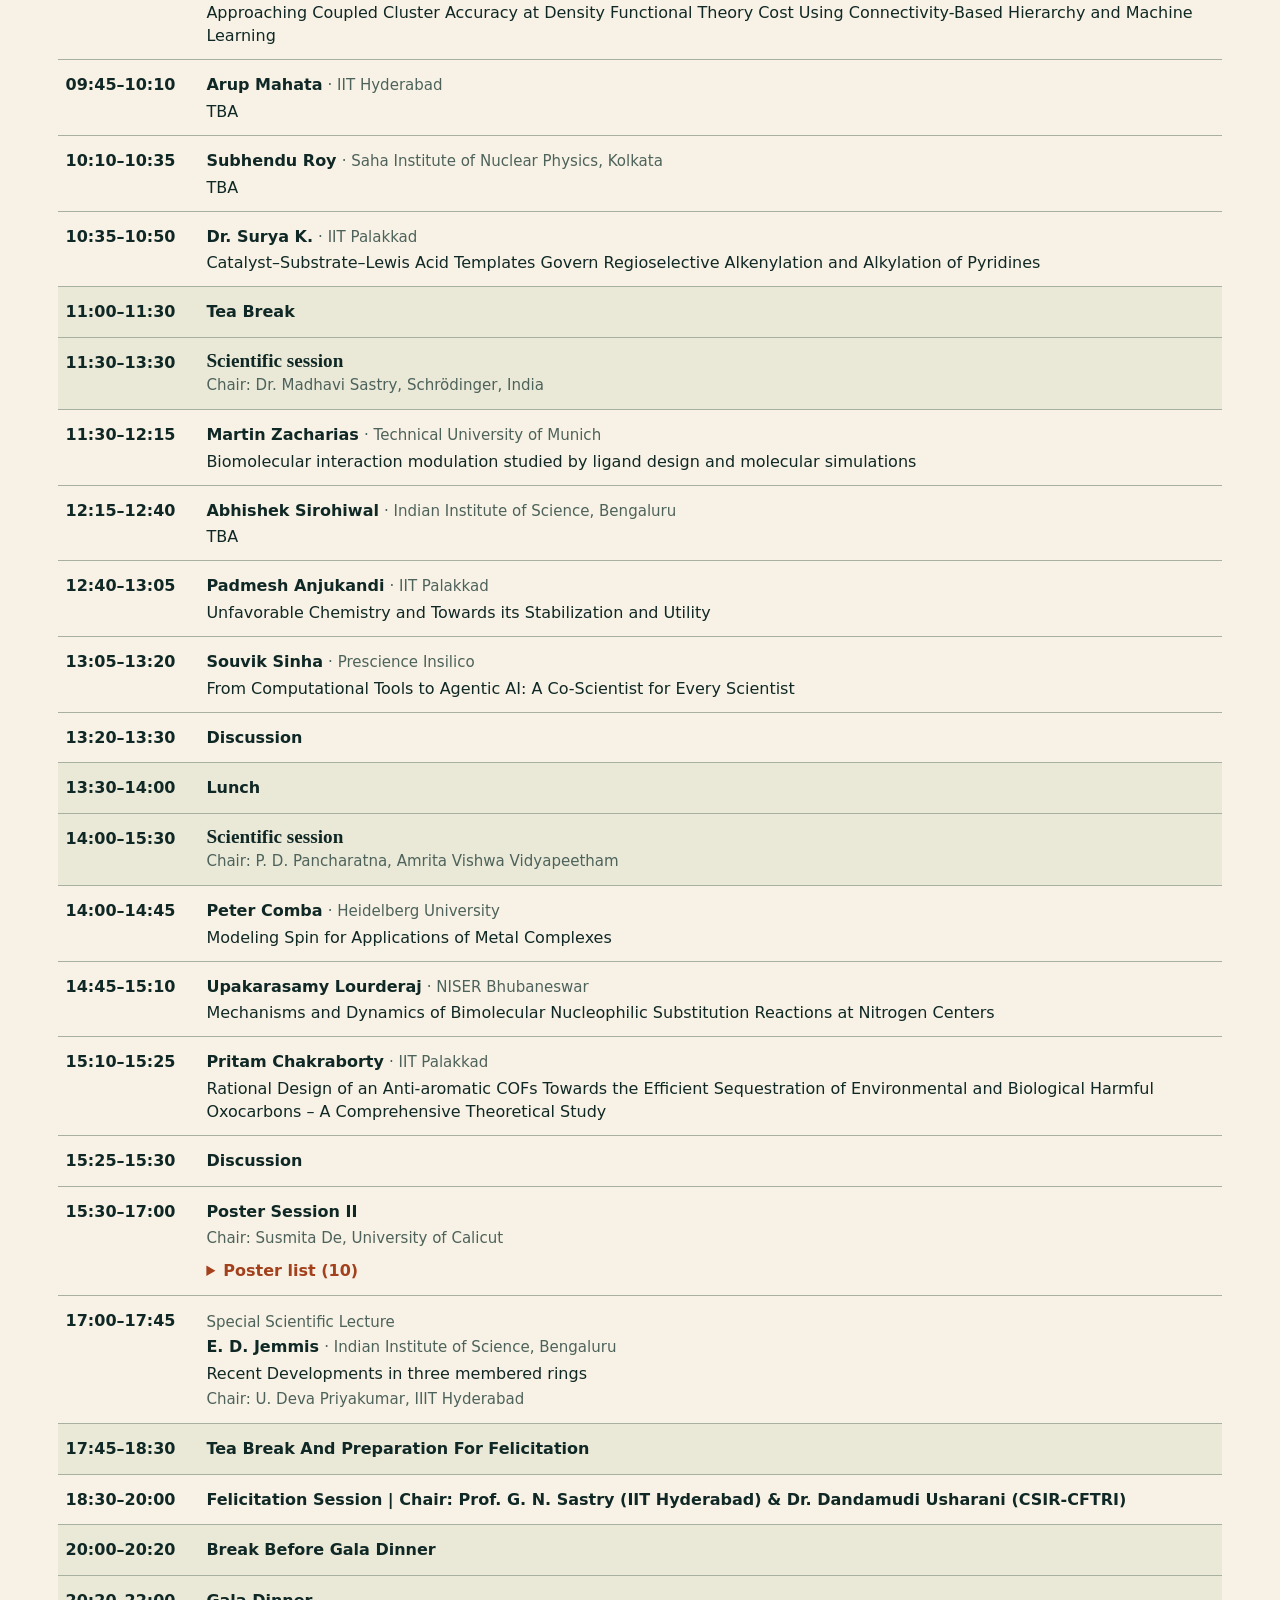
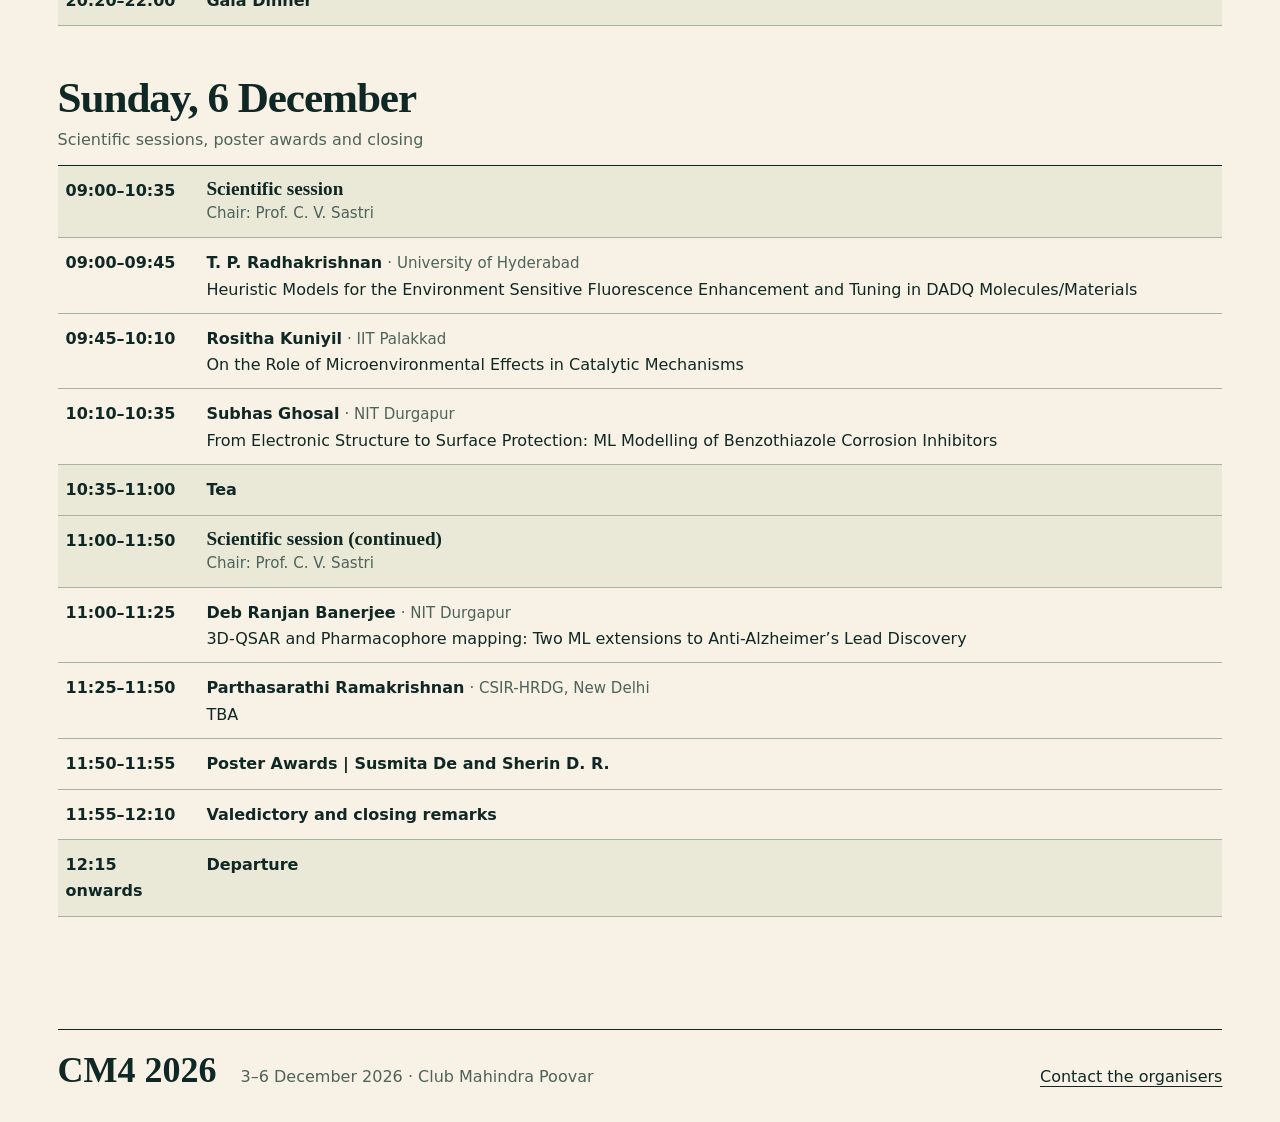
<file: programme.html>
<!doctype html>
<html lang="en"><head><meta charset="utf-8"><title>Programme | CM4 2026</title><meta name="robots" content="noindex"><link rel="canonical" href="https://www.cm4-2026.org/programme/"><script>location.replace('/programme/'+location.hash)</script><meta http-equiv="refresh" content="0; url=/programme/"></head><body><p><a href="/programme/">Continue to the CM4 2026 programme</a>.</p></body></html>
</file>
<file: editorial.css>
:root{color-scheme:light;--paper:#f8f2e6;--ink:#102825;--muted:#4d625a;--rule:#a8b0a0;--soft:#eae9d8;--accent:#a3411d;--button:#0e514d;--button-ink:#fff;--serif:Georgia,'Times New Roman',serif;--sans:system-ui,sans-serif}
:root[data-theme=dark]{color-scheme:dark;--paper:#102321;--ink:#f5efe2;--muted:#b8c9c0;--rule:#64796e;--soft:#203431;--accent:#ffad83;--button:#add9cc;--button-ink:#102825}
*{box-sizing:border-box} [hidden]{display:none!important} body{margin:0;background:var(--paper);color:var(--ink);font:1rem/1.6 var(--sans)}
a{color:inherit;text-underline-offset:.23em} a:hover{color:var(--accent)} a:focus-visible,button:focus-visible,input:focus-visible,summary:focus-visible{outline:2px solid var(--accent);outline-offset:4px}
img{max-width:100%;display:block} figure{margin:0} figcaption{margin-top:.55rem;color:var(--muted);font:italic 1rem/1.45 var(--serif)}
h1,h2,h3,h4,h5{font-family:var(--serif);line-height:1.1;margin:0 0 .4em} h2{font-size:clamp(1.7rem,3.7vw,2.7rem);letter-spacing:-.025em} h3{font-size:1.35rem} p{margin:0 0 1em}
.masthead,.edition-main,.edition-footer{width:min(100% - clamp(2rem,9vw,8rem),76rem);margin-inline:auto}
.masthead{display:flex;align-items:center;gap:.5rem 1.4rem;padding:.8rem 0;border-bottom:1px solid var(--ink)}
.wordmark{font:700 clamp(1.55rem,3vw,2.25rem)/1 var(--serif);text-decoration:none;white-space:nowrap}
.masthead nav{display:flex;gap:.3rem clamp(.6rem,2vw,1.5rem);margin-left:auto;flex-wrap:wrap} .masthead nav a{text-decoration:none;font-weight:600;font-size:.94rem;padding:.35rem 0} .masthead nav a[aria-current]{color:var(--accent);text-decoration:underline}
.edition-theme{background:none;color:var(--ink);border:1px solid var(--rule);font-size:1rem;min-width:2.75rem;min-height:2.75rem;cursor:pointer}
.edition-theme span{font-size:0}.edition-theme span::after{content:'';display:inline-block;width:1rem;height:1rem;border:1px solid currentColor;border-radius:50%;background:linear-gradient(90deg,currentColor 50%,transparent 50%);vertical-align:middle}
.skip-link{position:absolute;left:1rem;top:-8rem;z-index:5;background:var(--button);color:var(--button-ink);padding:.6rem 1rem}.skip-link:focus{top:1rem}
.edition-main{padding:clamp(2rem,5vw,4.5rem) 0 4rem}.edition-title,.directory-heading{border-left:.32rem solid var(--accent);padding-left:clamp(.9rem,3vw,2rem);margin-bottom:1.5rem}
.edition-title h1,.directory-heading h1{font-size:clamp(2.65rem,6vw,5.45rem);letter-spacing:-.045em;margin:0;overflow-wrap:anywhere}
.edition-title p,.directory-heading .eyebrow{color:var(--muted);margin:.5rem 0 0}.directory-heading .eyebrow{margin:0 0 .35rem;font-size:.82rem}
.home-hero .edition-title h1{font-size:clamp(3.6rem,9vw,8rem);margin-bottom:.12em}.edition-title .conference-name{font:400 clamp(1.4rem,3.6vw,2.8rem)/1.13 var(--serif);color:var(--ink);max-width:31ch;letter-spacing:-.025em}
.hero-details,.edition-actions{margin-left:clamp(0rem,2vw,2rem)} .hero-details{font-size:clamp(.95rem,1.8vw,1.18rem);line-height:1.55}
.edition-actions{display:flex;flex-wrap:wrap;gap:.8rem 1.5rem;align-items:center;margin-block:1.35rem 1.65rem} .edition-button{display:inline-block;background:var(--button);color:var(--button-ink);padding:.65rem 1.25rem;text-decoration:none;font-weight:700}.edition-button:hover{color:var(--button-ink);text-decoration:underline}
.hero-print img{width:100%;height:auto;aspect-ratio:3.25/1;object-fit:cover;object-position:center 54%}
.home-feature{margin:1.45rem 0 2.75rem;padding:1.1rem 0;display:flex;gap:.75rem 2rem;flex-wrap:wrap;align-items:center;border-block:1px solid var(--ink)}.home-feature h2,.home-feature p{margin:0}.home-feature>p{font:1.4rem var(--serif)}.home-feature>a{margin-left:auto}
.kicker{font-size:.77rem;color:var(--accent);font-weight:750;letter-spacing:.055em;text-transform:uppercase}.home-preview{padding:1.35rem 0;border-bottom:1px solid var(--rule)}.home-preview p{margin-bottom:.4rem}
.about-prose{max-width:68ch;font-size:1.12rem;margin-bottom:2.8rem}.theme-list{display:grid;grid-template-columns:repeat(2,minmax(0,1fr));list-style:none;padding:0;border-top:1px solid var(--rule)}.theme-list li{display:flex;align-items:center;gap:1rem;border-bottom:1px solid var(--rule);padding:1.2rem .9rem;font:1.28rem/1.35 var(--serif)}.theme-list li:nth-child(odd){border-right:1px solid var(--rule)}.theme-list img{width:46px;height:46px;object-fit:contain;flex:none}
.venue-layout-new{display:grid;grid-template-columns:1fr 1.15fr;gap:clamp(1.25rem,4vw,3.75rem);align-items:start}.venue-layout-new img{width:100%;height:auto}.venue-meta,.affiliation,.detail,.day-note{color:var(--muted)}.travel-block{border-top:1px solid var(--rule);padding-top:1rem}.travel-card{border-top:1px solid var(--rule);padding:.7rem 0}.travel-card p{margin:0}.travel-card h5{margin:.35rem 0;font-size:1.13rem}.travel-label{display:flex;align-items:center;color:var(--accent);gap:.55rem;font-weight:700}.venue-links{display:flex;flex-wrap:wrap;gap:1.3rem;margin-top:1rem}
.directory-search{margin:1.5rem 0}.directory-search label{display:block;font-weight:650;margin-bottom:.35rem}.directory-search input{width:min(100%,28rem);border:1px solid var(--rule);border-radius:0;background:var(--paper);color:var(--ink);font:inherit;padding:.65rem .8rem}.directory-search p{margin:.3rem 0;color:var(--muted)}
.participant-directory-grid,.person-list{display:grid;gap:0 1.8rem;grid-template-columns:repeat(2,minmax(0,1fr))}.participant-directory-group{margin-top:1.5rem}.person-list{grid-template-columns:repeat(3,minmax(0,1fr))}.participant-directory-card,.person-card{border-top:1px solid var(--rule);padding:.85rem 0;display:flex;align-items:center;gap:.8rem;text-decoration:none;min-width:0;overflow-wrap:anywhere}.participant-directory-card:target{background:var(--soft)}.participant-directory-copy h2,.participant-directory-copy h3,.person-card h4{font-size:clamp(1rem,2.3vw,1.4rem);margin:0 0 .25rem}.participant-directory-copy p,.person-card p{margin:0;color:var(--muted);font-size:.9rem}.profile-arrow{margin-left:auto;align-self:flex-start}.portrait,.participant-directory-portrait,.patron-portrait{position:relative;display:grid;place-items:center;flex:none;width:3rem;aspect-ratio:4/5;background:var(--soft);font-weight:700;font-size:.73rem}.portrait img,.participant-directory-portrait img,.patron-portrait img{position:absolute;inset:0;width:100%;height:100%;object-fit:cover}.participant-student-list{padding:0;list-style:none}.participant-student-list li{border-top:1px solid var(--rule);padding:.6rem 0;display:flex;gap:.4rem 1.2rem;flex-wrap:wrap}.participant-student-list span{color:var(--muted)}
.patron{border-block:1px solid var(--rule);padding:1rem 0;display:flex;gap:1rem;align-items:center}.patron-copy p,.patron-copy h3{margin:0}.patron-copy p{color:var(--accent);font-weight:700}.patron-copy h3{font-size:1.65rem}.patron-copy span{color:var(--muted)}.patron-portrait{width:4.15rem}.committee-block{margin-top:2.4rem}
.edition-download{display:inline-block;margin-bottom:1.3rem;font-weight:650}.day-nav{border-block:1px solid var(--ink);display:grid;grid-template-columns:repeat(4,1fr);text-align:center;margin-bottom:2rem}.day-nav a{padding:.75rem .2rem;font-weight:700}.day-nav span{color:var(--muted);font-weight:400}.day{scroll-margin-top:1rem;margin-bottom:3rem}.day:target .day-name{color:var(--accent)}.day-header{border-bottom:1px solid var(--ink);padding-bottom:.75rem}.day-note{margin:.35rem 0 0}.schedule,.talks,.poster-list{list-style:none;padding:0;margin:0}.entry,.talk,.poster-list li{display:grid;grid-template-columns:8rem minmax(0,1fr);gap:.8rem;padding:.75rem .5rem;border-bottom:1px solid var(--rule)}.schedule h3,.schedule h4{margin:0;font-size:1.2rem}.schedule time,.poster-number{font-variant-numeric:tabular-nums;font-weight:700}.session-heading,.entry-break{background:var(--soft)}.talk-title,.detail{display:block;margin-top:.12rem}.talk-title{line-height:1.45}.affiliation,.detail{font-size:.94rem}.poster-fold summary{cursor:pointer;color:var(--accent);font-weight:700;margin-top:.45rem}.poster-list li{grid-template-columns:2.5rem minmax(0,1fr)}.entry>*,.talk>*{min-width:0;overflow-wrap:anywhere}
.edition-footer{border-top:1px solid var(--ink);display:flex;align-items:baseline;flex-wrap:wrap;gap:.7rem 1.5rem;padding:1.4rem 0 2rem}.edition-footer p{margin:0;color:var(--muted)}.edition-footer>a:last-child{margin-left:auto}
.profile-arrow{display:none}
@media(max-width:780px){.person-list{grid-template-columns:repeat(2,minmax(0,1fr))}.masthead{flex-wrap:wrap}.masthead nav{order:3;flex-basis:100%;margin:0}.edition-theme{margin-left:auto}.venue-layout-new{grid-template-columns:1fr}.hero-print img{aspect-ratio:2/1}}
@media(max-width:540px){.participant-directory-grid,.person-list,.theme-list{grid-template-columns:1fr}.theme-list li:nth-child(odd){border-right:0}.home-feature>a,.edition-footer>a:last-child{margin-left:0}.home-feature{display:grid}.day-nav span{display:block}.entry,.talk{grid-template-columns:6rem minmax(0,1fr);padding-inline:.25rem;gap:.5rem}.schedule time{font-size:.87rem}}
@media(max-width:350px){.entry,.talk{grid-template-columns:1fr;gap:.15rem}}

/* One-page layout */
.page-section{padding-top:clamp(3rem,7vw,5.5rem)}
.page-section>.edition-title h2{font-size:clamp(2.3rem,5.2vw,4.3rem);letter-spacing:-.04em;margin:0;overflow-wrap:anywhere}
:where(.page-section) h3{font-size:clamp(1.35rem,2.6vw,1.8rem)}
.day-name{font-size:clamp(1.7rem,3.7vw,2.7rem);letter-spacing:-.025em}
.section-note{color:var(--muted);margin:0 0 .5rem}
[id]{scroll-margin-top:1rem}
@media(min-width:781px){.masthead{position:sticky;top:0;z-index:4;background:var(--paper)}[id]{scroll-margin-top:5.5rem}}

/* Logo */
.brand{display:block;line-height:0;flex:none}
.brand img{width:4.5rem;height:4.5rem;object-fit:contain}
.page-section .participant-group>h3{border-bottom:2px solid var(--ink);padding-bottom:.45rem;margin:0}
.page-section .participant-directory-copy h4{margin:0 0 .25rem;font-size:clamp(1rem,2.3vw,1.4rem)}

/* Front-page highlights */
.section-links{display:flex;flex-wrap:wrap;align-items:center;gap:.8rem 1.5rem;margin:1.4rem 0 0}
.day-highlights{list-style:none;padding:0;margin:0;border-top:1px solid var(--rule)}
.day-highlights li{display:grid;grid-template-columns:8rem minmax(0,1fr);gap:.4rem 1rem;padding:.85rem 0;border-bottom:1px solid var(--rule)}
.day-highlights a{font-weight:700}.day-highlights strong{display:block;font:1.15rem/1.35 var(--serif)}.day-highlights span{display:block;color:var(--muted);margin-top:.2rem}
.photo-strip{list-style:none;padding:0;margin:.4rem 0 0;display:grid;grid-template-columns:repeat(auto-fill,minmax(3.1rem,1fr));gap:.35rem}
.photo-strip a{display:block;aspect-ratio:4/5;background:var(--soft)}.photo-strip img{width:100%;height:100%;object-fit:cover}
@media(max-width:540px){.day-highlights li{grid-template-columns:1fr}.photo-strip li:nth-child(n+25){display:none}}

/* Participant groups */
.participant-group{margin-top:2.4rem}
.participant-group>h2{display:flex;align-items:baseline;gap:.6rem;font-size:clamp(1.45rem,2.8vw,1.95rem);border-bottom:2px solid var(--ink);padding-bottom:.45rem;margin:0}
.participant-group>h2 span{font:600 .9rem var(--sans);color:var(--muted)}
.participant-group>.participant-directory-grid>.participant-directory-card:nth-child(-n+2){border-top:0}
.participant-group-research .participant-directory-grid{grid-template-columns:repeat(3,minmax(0,1fr));gap:.6rem;padding-top:.9rem}
.participant-group-research .participant-directory-card{border:0!important;border-left:3px solid var(--accent)!important;background:var(--soft);padding:.7rem .85rem}
.participant-group-research .participant-directory-copy h3{font-size:1.12rem}
.participant-group-students .participant-student-list{margin:0}
.participant-group-students .participant-student-list li:first-child{border-top:0}
@media(max-width:780px){.participant-group-research .participant-directory-grid{grid-template-columns:repeat(2,minmax(0,1fr))}}
@media(max-width:540px){.participant-group-research .participant-directory-grid{grid-template-columns:1fr}}
</file>
